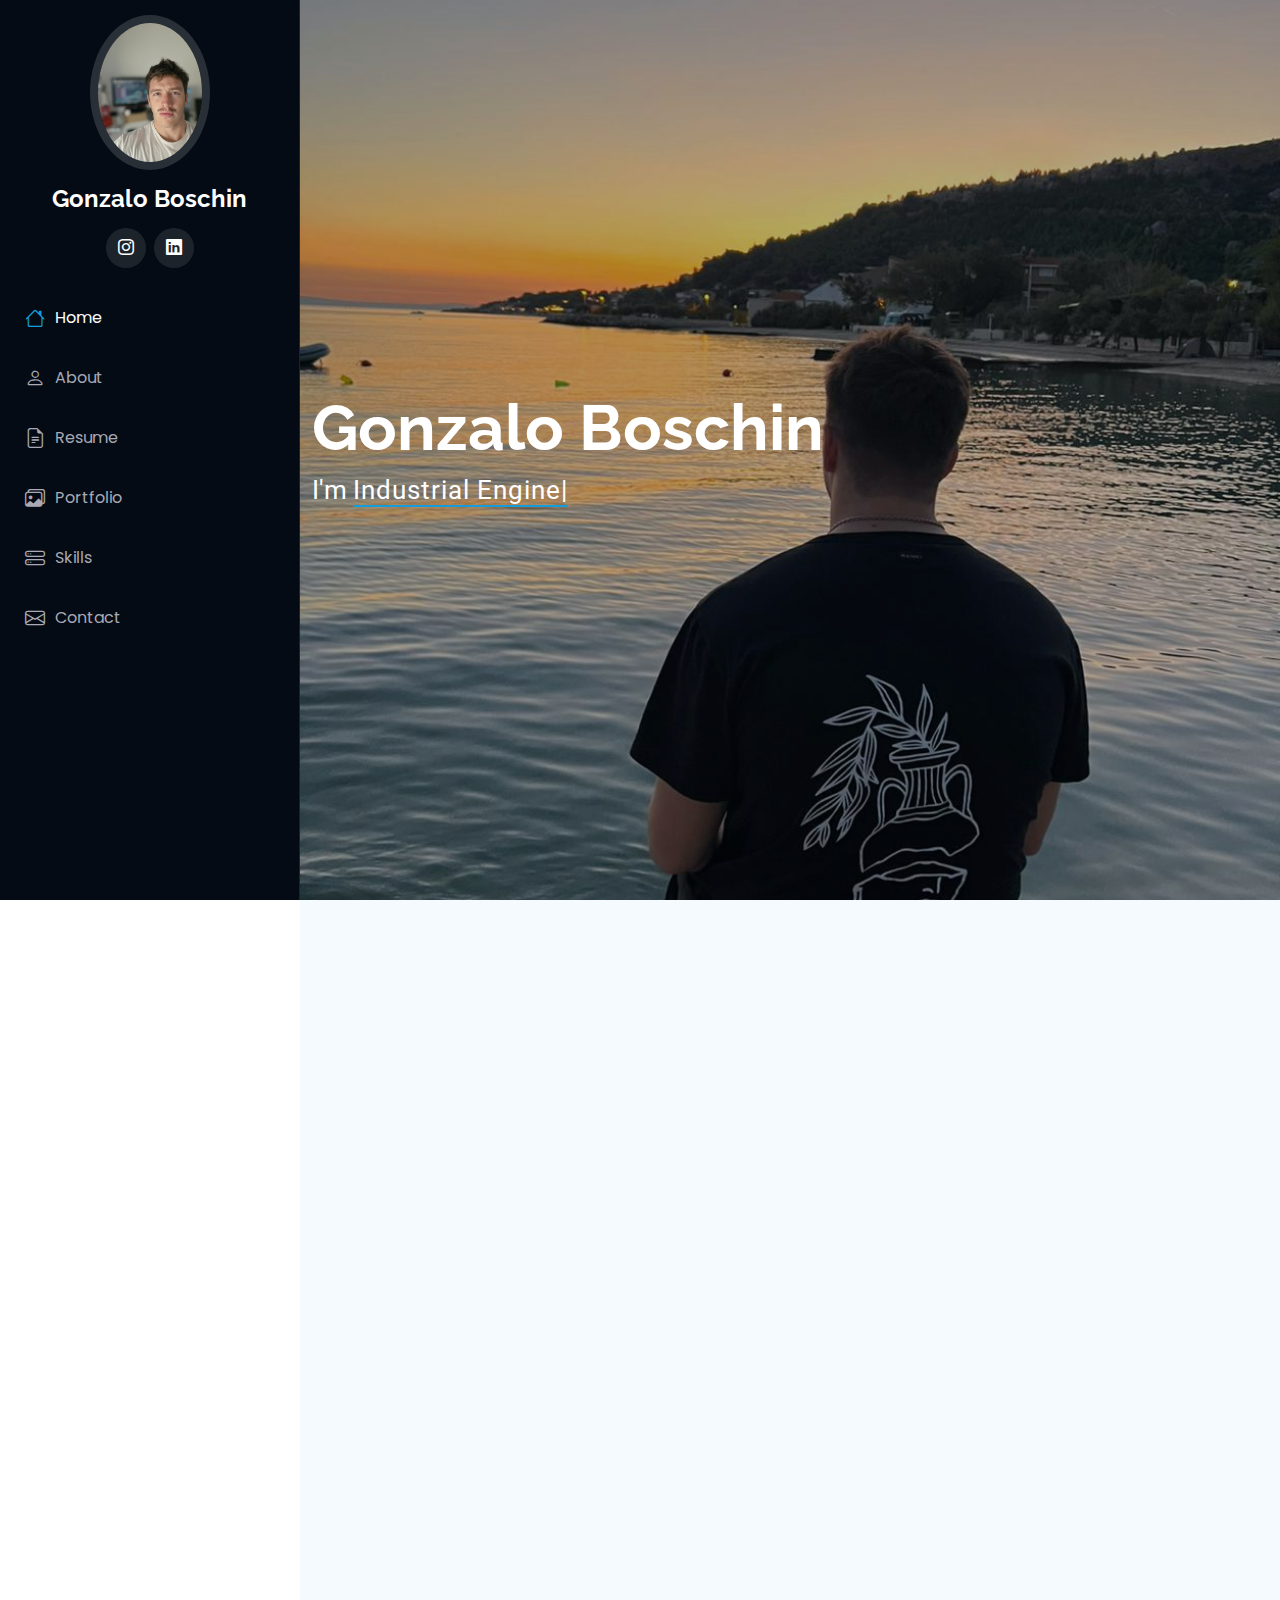
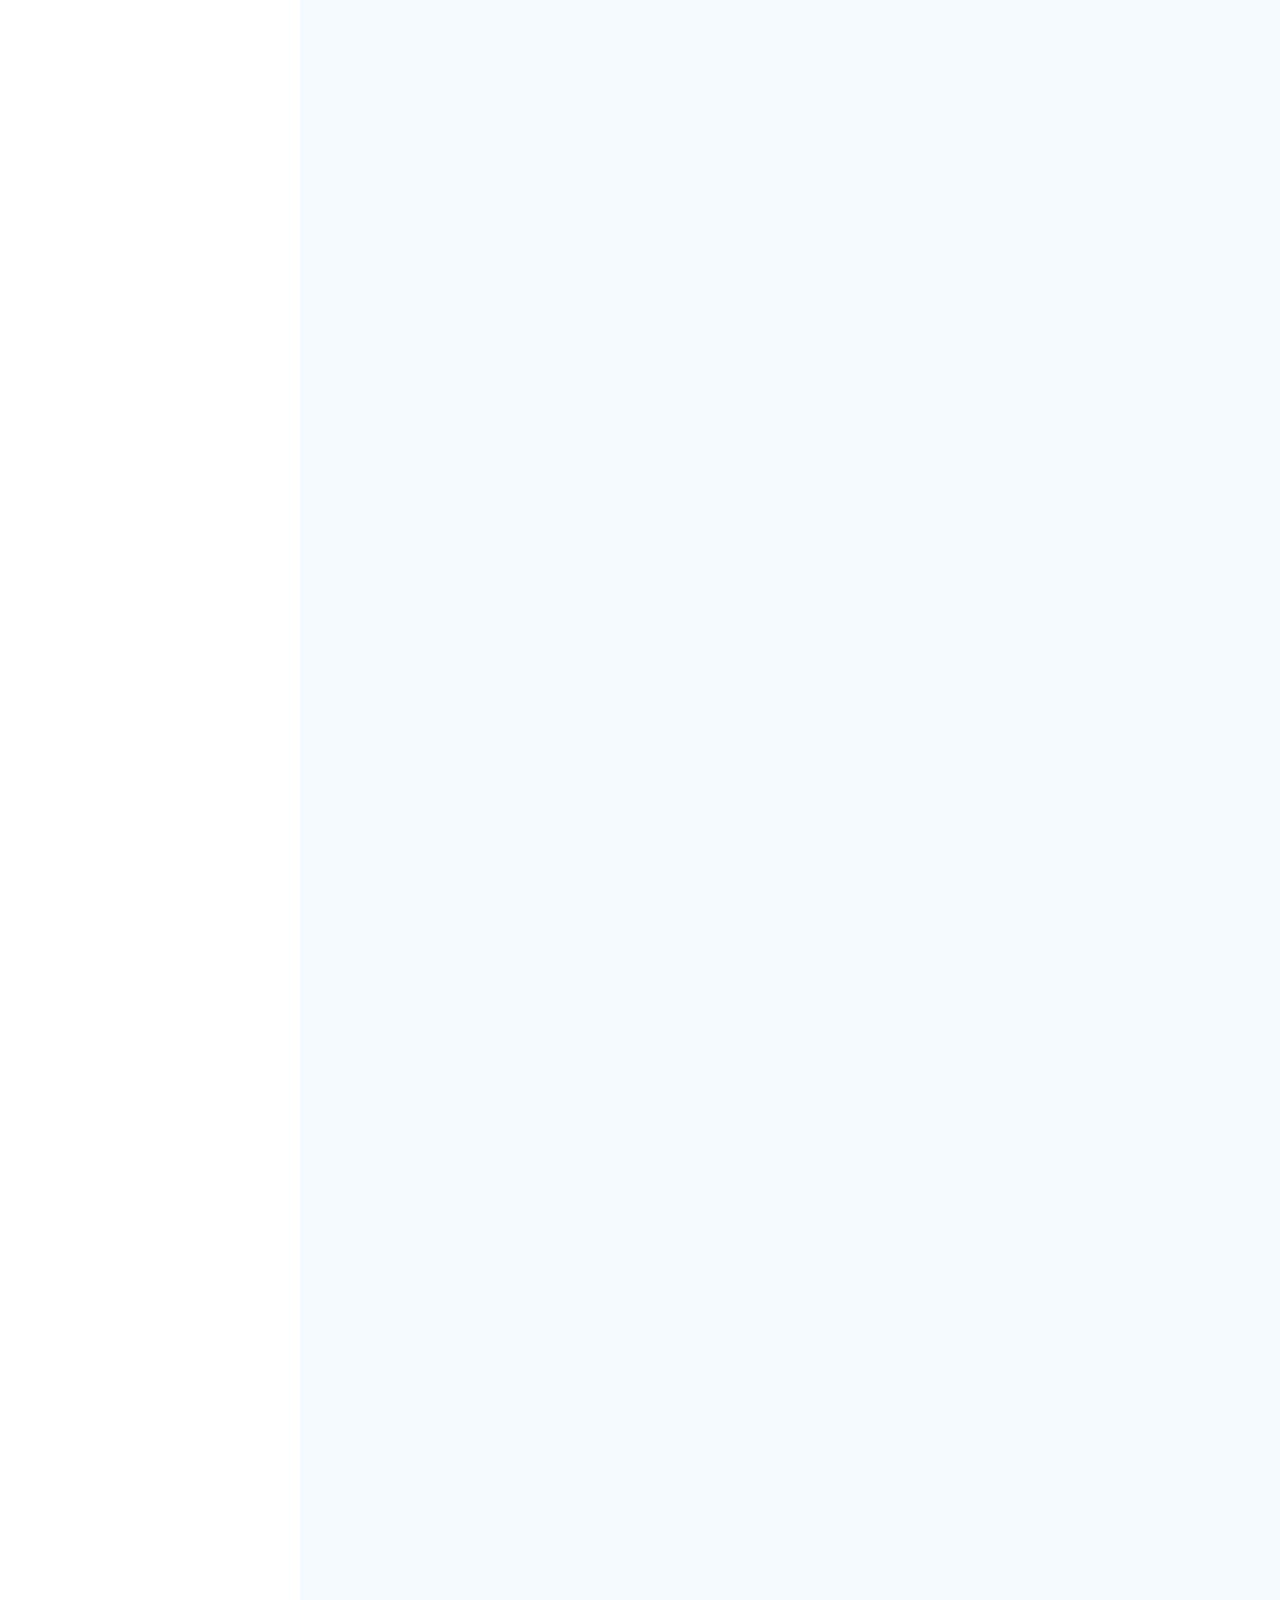
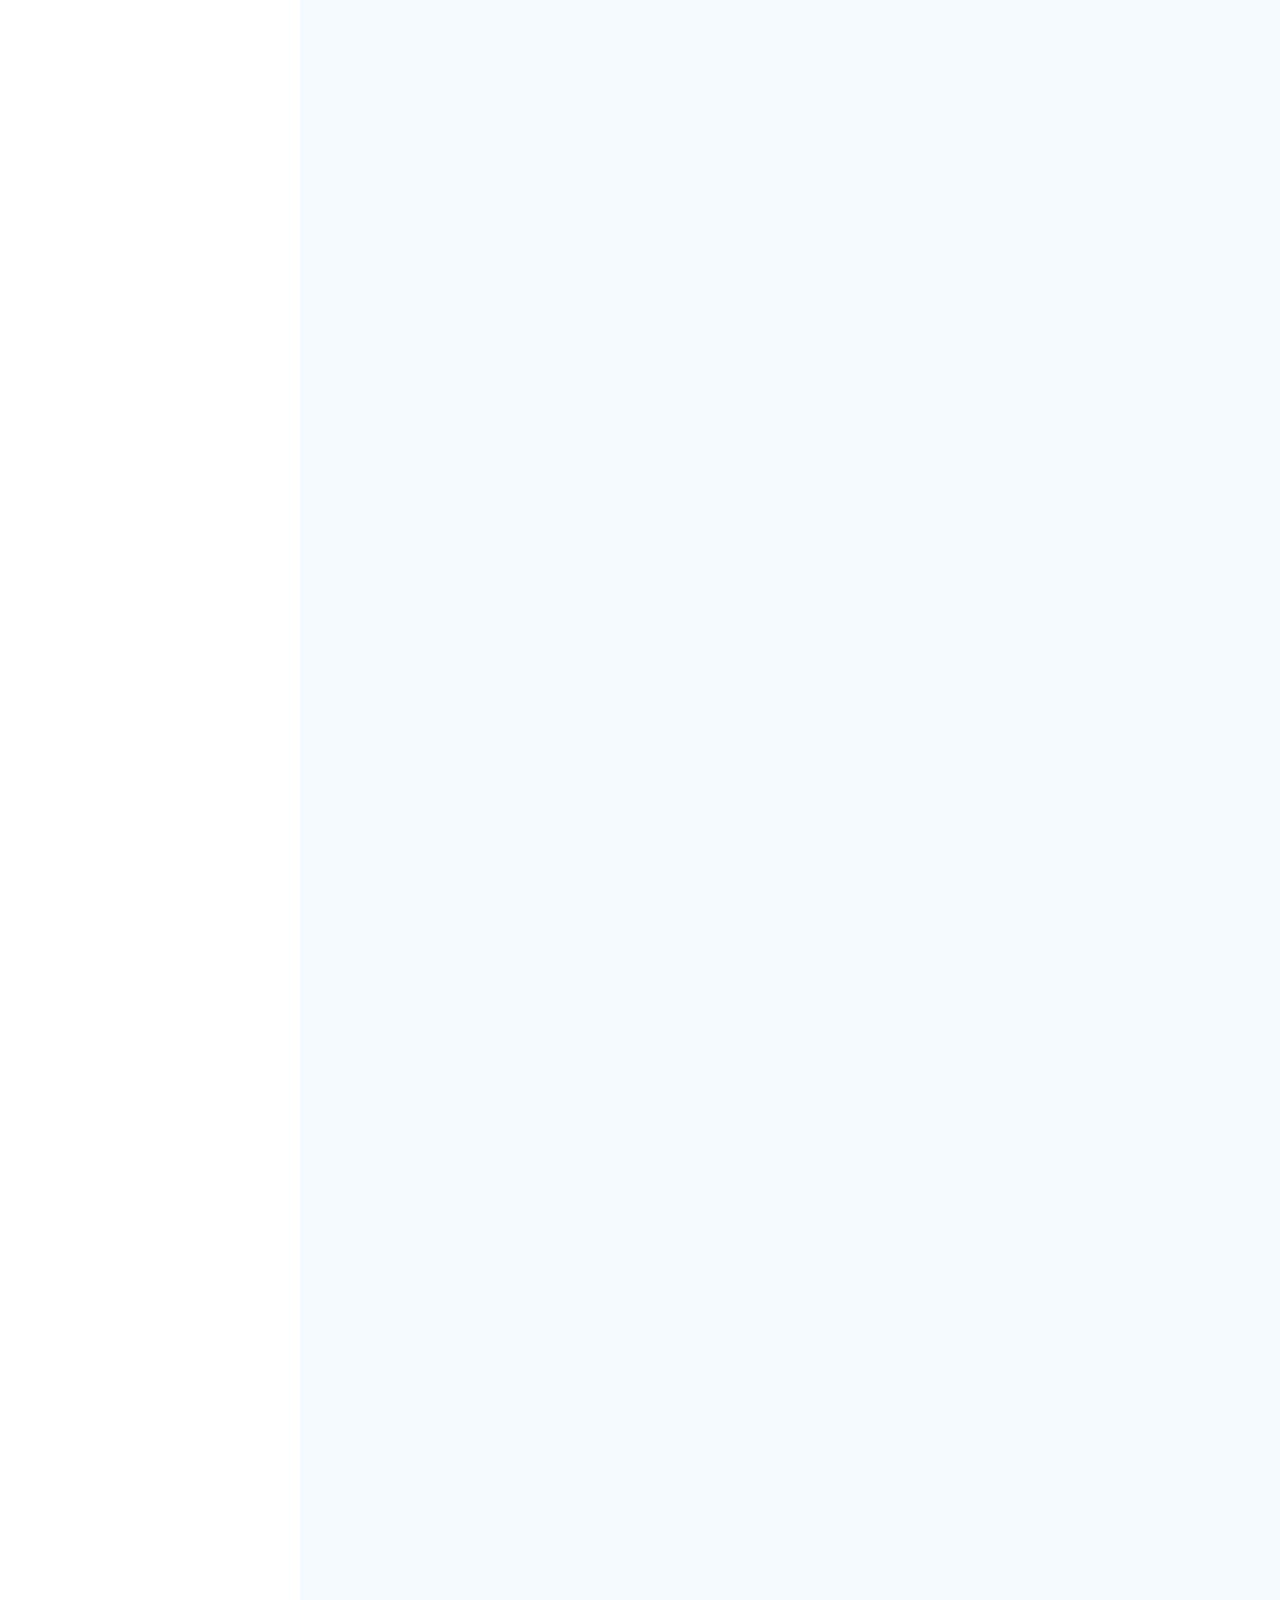
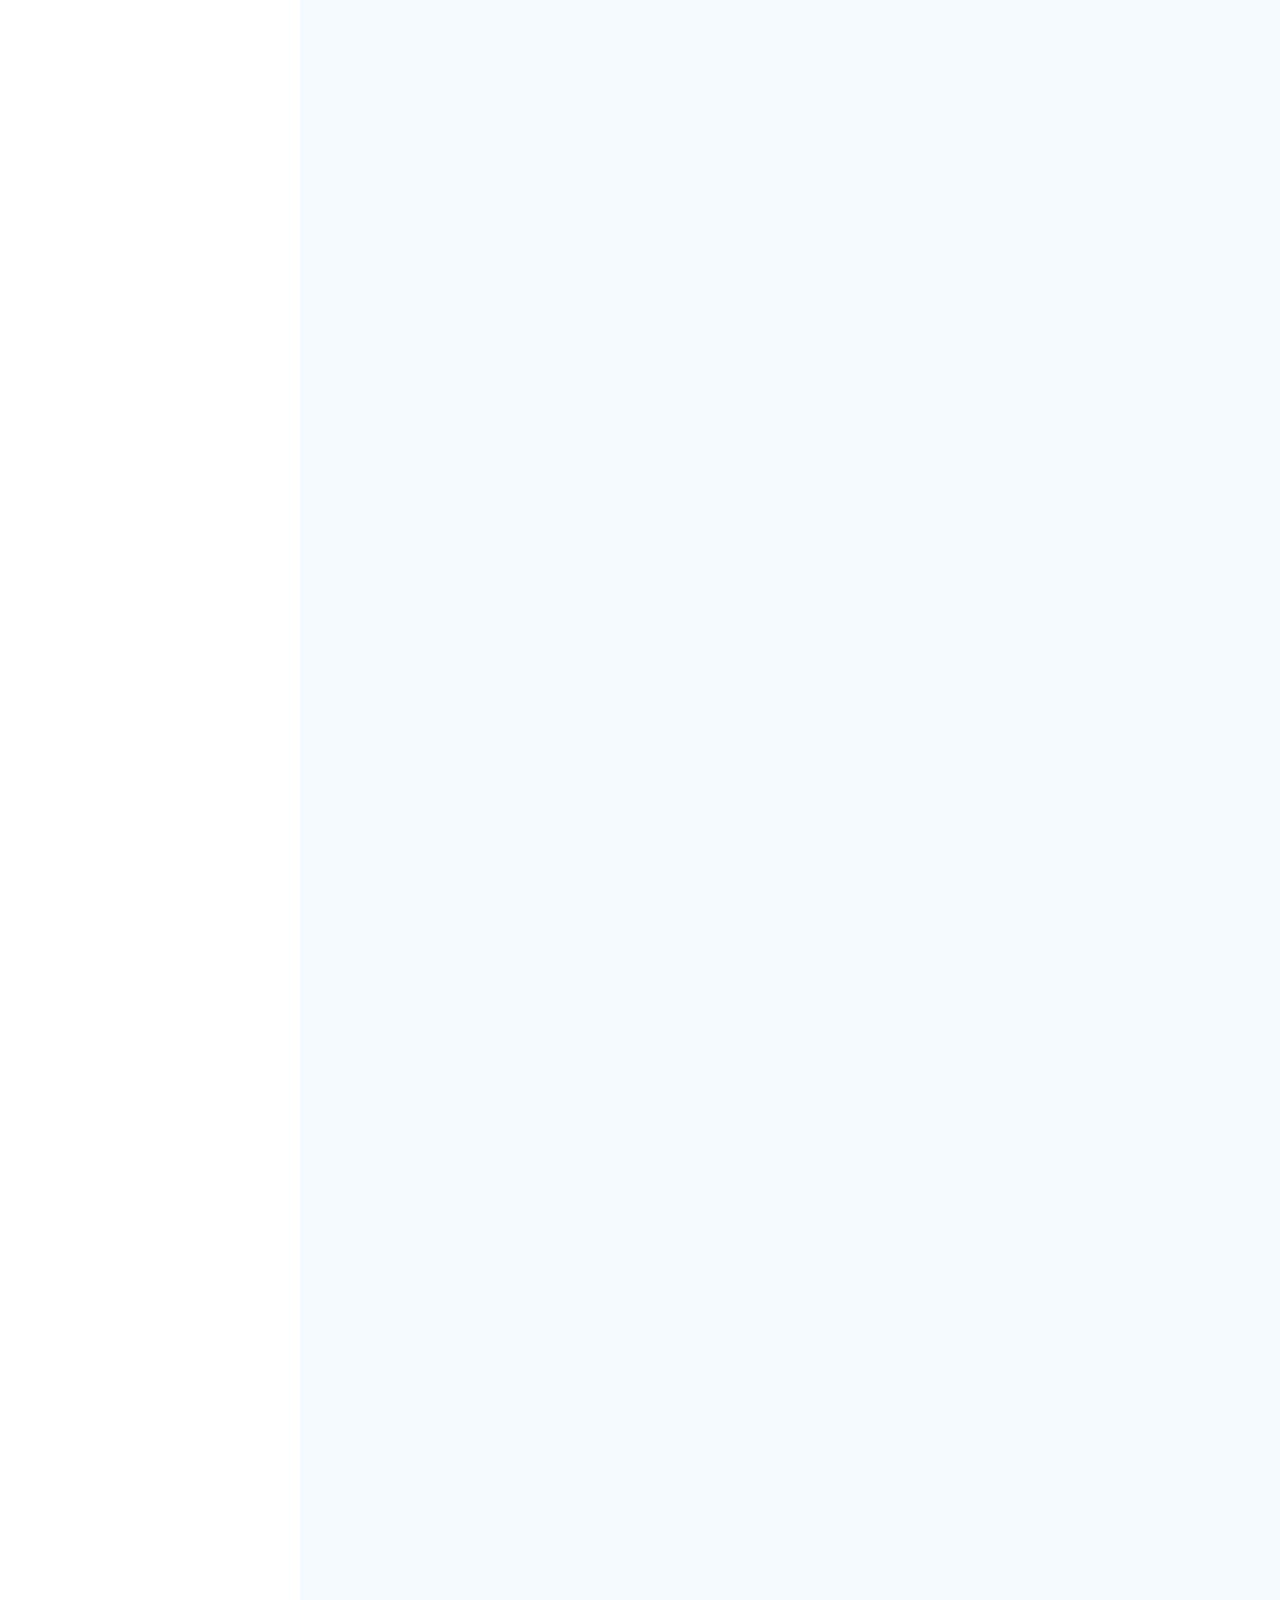
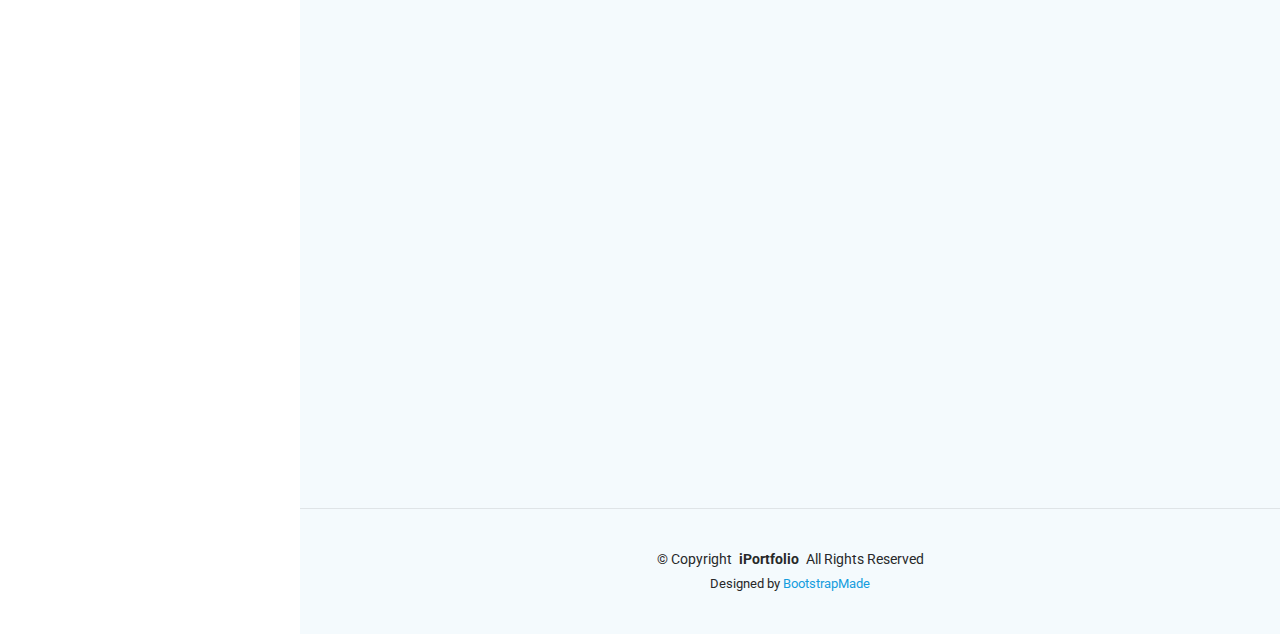
<file: index.html>
<!DOCTYPE html>
<html lang="en">

<head>
  <meta charset="utf-8">
  <meta content="width=device-width, initial-scale=1.0" name="viewport">
  <title>Gonzalo Boschin Garcia - Curriculum Vitae</title>
  <meta content="" name="description">
  <meta content="" name="keywords">

  <!-- Favicons -->
  <link href="assets/img/favicon.png" rel="icon">
  <link href="assets/img/apple-touch-icon.png" rel="apple-touch-icon">

  <!-- Fonts -->
  <link href="https://fonts.googleapis.com" rel="preconnect">
  <link href="https://fonts.gstatic.com" rel="preconnect" crossorigin>
  <link
    href="https://fonts.googleapis.com/css2?family=Roboto:ital,wght@0,100;0,300;0,400;0,500;0,700;0,900;1,100;1,300;1,400;1,500;1,700;1,900&family=Poppins:ital,wght@0,100;0,200;0,300;0,400;0,500;0,600;0,700;0,800;0,900;1,100;1,200;1,300;1,400;1,500;1,600;1,700;1,800;1,900&family=Raleway:ital,wght@0,100;0,200;0,300;0,400;0,500;0,600;0,700;0,800;0,900;1,100;1,200;1,300;1,400;1,500;1,600;1,700;1,800;1,900&display=swap"
    rel="stylesheet">

  <!-- Vendor CSS Files -->
  <link href="assets/vendor/bootstrap/css/bootstrap.min.css" rel="stylesheet">
  <link href="assets/vendor/bootstrap-icons/bootstrap-icons.css" rel="stylesheet">
  <link href="assets/vendor/aos/aos.css" rel="stylesheet">
  <link href="assets/vendor/glightbox/css/glightbox.min.css" rel="stylesheet">
  <link href="assets/vendor/swiper/swiper-bundle.min.css" rel="stylesheet">


  <!-- Main CSS File -->
  <link href="assets/css/main.css" rel="stylesheet">

  <!-- =======================================================
  * Template Name: iPortfolio
  * Template URL: https://bootstrapmade.com/iportfolio-bootstrap-portfolio-websites-template/
  * Updated: Jun 29 2024 with Bootstrap v5.3.3
  * Author: BootstrapMade.com
  * License: https://bootstrapmade.com/license/
  ======================================================== -->
</head>

<body class="index-page">

  <header id="header" class="header dark-background d-flex flex-column">
    <i class="header-toggle d-xl-none bi bi-list"></i>

    <div class="profile-img">
      <img src="assets/img/gb_profile.jpeg" alt="" class="img-fluid rounded-circle">
    </div>

    <a href="index.html" class="logo d-flex align-items-center justify-content-center">
      <!-- Uncomment the line below if you also wish to use an image logo -->
      <!-- <img src="assets/img/logo.png" alt=""> -->
      <h1 class="sitename">Gonzalo Boschin</h1>
    </a>

    <div class="social-links text-center">
      <a href="https://www.instagram.com/gonzaboschin" class="instagram"><i class="bi bi-instagram"></i></a>
      <a href="https://www.linkedin.com/in/gonzalo-boschin-a03379197/" class="linkedin"><i class="bi bi-linkedin"></i></a>
    </div>

    <nav id="navmenu" class="navmenu">
      <ul>
        <li><a href="#hero" class="active"><i class="bi bi-house navicon"></i>Home</a></li>
        <li><a href="#about"><i class="bi bi-person navicon"></i> About</a></li>
        <li><a href="#resume"><i class="bi bi-file-earmark-text navicon"></i> Resume</a></li>
        <li><a href="#portfolio"><i class="bi bi-images navicon"></i> Portfolio</a></li>
        <li><a href="#services"><i class="bi bi-hdd-stack navicon"></i> Skills</a></li>
        <li><a href="#contact"><i class="bi bi-envelope navicon"></i> Contact</a></li>
      </ul>
    </nav>

  </header>

  <main class="main">

    <!-- Hero Section -->
    <section id="hero" class="hero section dark-background">

      <img src="assets/img/gb-background.jpeg" alt="" data-aos="fade-in" class="">

      <div class="container" data-aos="fade-up" data-aos-delay="100">
        <h2>Gonzalo Boschin</h2>
        <p>I'm <span class="typed"
            data-typed-items="Industrial Engineer, Data Engineer, a Finance enthusiast , argentinian, passionate about sports"></span><span
            class="typed-cursor typed-cursor--blink" aria-hidden="true"></span><span
            class="typed-cursor typed-cursor--blink" aria-hidden="true"></span></p>
      </div>

    </section><!-- /Hero Section -->

    <!-- About Section -->
    <section id="about" class="light-background">

      <!-- Section Title -->
      <div class="container section-title" data-aos="fade-up">
        <h2>About</h2>
        <p>

          My name is Gonzalo Boschin, and I am an Industrial Engineer with a strong academic and practical 
          background in data technology. I have three years of experience as a Data Engineer, working with 
          key big data processing tools and contributing to projects in the telecommunications and oil & 
          gas industries. Throughout my career, I have focused on optimizing data pipelines, improving data 
          quality, and leveraging cloud technologies to drive efficiency and insights.

          I am deeply committed to continuous learning and professional growth, constantly expanding my
          knowledge through certifications and specialized training. I hold multiple certifications, 
          including Microsoft Azure Fundamentals (AZ-900), Azure Data Fundamentals (DP-900), and 
          Azure AI Fundamentals (AI-900), as well as diplomas in Machine Learning with Python and 
          Blockchain & Digital Finance.

          Beyond my technical expertise, I have a strong passion for finance and economics, fields in which 
          I engage in daily self-study to deepen my understanding of markets, investment strategies, 
          and economic trends. My multidisciplinary approach allows me to connect technology with financial 
          insights, driving innovative solutions in data-driven decision-making.
        </p>
      </div><!-- End Section Title -->

      <div class="container" data-aos="fade-up" data-aos-delay="100">

        <div class="row gy-4 justify-content-center">
          <div class="col-lg-4">
            <img src="assets/img/gb_profile.jpeg" class="img-fluid" alt="">
          </div>
          <div class="col-lg-8 content">
            <h2>Personal Details</h2>
            <p class="fst-italic py-3">
              Industrial Engineer, Machine Learning and Big Data Engineer.
            </p>
            <div class="row">
              <div class="col-lg-6">
                <ul>
                  <li data-aos="fade-up" data-aos-delay="100"><i class="bi bi-chevron-right"></i>
                    <strong>Birthday:</strong> <span>02 Oct 1996</span>
                  </li>
                  <li data-aos="fade-up" data-aos-delay="130"><i class="bi bi-chevron-right"></i>
                    <strong>Website:</strong> <span>Gonzaloboschin</span>
                  </li>
                  <li data-aos="fade-up" data-aos-delay="160"><i class="bi bi-chevron-right"></i>
                    <strong>Phone:</strong> <span>+54 260 15 4593795</span>
                  </li>
                  <li data-aos="fade-up" data-aos-delay="190"><i class="bi bi-chevron-right"></i> <strong>City:</strong>
                    <span>Mendoza, Argentina</span>
                  </li>
                </ul>
              </div>
              <div class="col-lg-6">
                <ul>
                  <li data-aos="fade-up" data-aos-delay="100"><i class="bi bi-chevron-right"></i> <strong>Age:</strong>
                    <span>28</span>
                  </li>
                  <li data-aos="fade-up" data-aos-delay="130"><i class="bi bi-chevron-right"></i> <strong>Max
                      Degree:</strong> <span>Engineer</span></li>
                  <li data-aos="fade-up" data-aos-delay="160"><i class="bi bi-chevron-right"></i>
                    <strong>Email:</strong>
                    <span>boschingon@gmail.com</span>
                  </li>
                  <li data-aos="fade-up" data-aos-delay="190"><i class="bi bi-chevron-right"></i>
                    <strong>Nationality:</strong> <span>Argentine
                      </span>
                  </li>
                </ul>
              </div>
            </div>

          </div>
        </div>

      </div>

    </section><!-- /About Section -->


    <!-- Resume Section -->
    <section id="resume" class="resume section light-background">

      <!-- Section Title -->
      <div class="container section-title" data-aos="fade-up">
        <h2>Resume</h2>
      </div><!-- End Section Title -->

      <div class="container">
        <div class="row">

          <!-- Education Section -->
          <div class="col-lg-6" data-aos="fade-up" data-aos-delay="100">
            <div class="text-center">
              <h3 class="resume-title">Education</h3>
            </div>

            <div class="main-timeline">
              <div class="timeline" data-aos="fade-up" data-aos-delay="200">
                <div class="timeline-content">
                  <a href="https://www.frsr.utn.edu.ar/ingenieria-industrial/" target="_blank"
                    class="circle">
                    <img src="assets/img/resume_img/utn_1.jpg" class="img">
                  </a>

                  <div class="content">
                    <span class="year">2016 - 2024</span>
                    <h4 class="title h4">Industrial Engineering</h4>
                    <p class="description">
                      <strong>Institution:</strong> Universidad Tecnologica Nacional, San Rafael, Mendoza, Argentina.
                    <ul class="description">
                      <li>Completed four years of Civil Engineering before transitioning to Industrial Engineering.</li>
                      <li>Graduated with a GPA of 7.72/10.</li>
                      <li>Hands-on experience with data-driven decision-making, business intelligence, and automation in industrial processes.</li>
                      <li>Final project: Pre-feasibility study for an aluminum window and door manufacturing plant in the region.</li>
                    </ul>
                    </p>
                  </div>
                </div>
              </div>
              <div class="timeline" data-aos="fade-up" data-aos-delay="200">
                <div class="timeline-content">
                  <a href="https://www.frsr.utn.edu.ar/python/" target="_blank" class="circle">
                    <img src="assets/img/resume_img/utn_1.jpg" class="img">
                  </a>
                  <div class="content">
                    <span class="year">2023 - 2024</span>
                    <h4 class="title h4">Diploma in Machine Learning with Python</h4>
                    <p class="description">
                      <strong>Institution:</strong> Universidad Tecnologica Nacional, San Rafael, Mendoza, Argentina.
                    <ul class="description">
                      <li>Comprehensive training in supervised and unsupervised learning, data preprocessing, and model evaluation.</li>
                      <li>Practical applications in predictive analytics, classification, and clustering techniques.</li>
                    </ul>
                    </p>
                  </div>
                </div>
              </div>
              <div class="timeline" data-aos="fade-up" data-aos-delay="200">
                <div class="timeline-content">
                  <a href="https://sceu.frba.utn.edu.ar/e-learning/detalle/diplomatura/3346/diplomatura-en-blockchain-y-finanzas-digitales" target="_blank" class="circle">
                    <img src="assets/img/resume_img/utn_1.jpg" class="img">
                  </a>
                  <div class="content">
                    <span class="year">2023 - 2024</span>
                    <h4 class="title h4">Diploma in Blockchain and DeFi</h4>
                    <p class="description">
                      <strong>Institution:</strong> Universidad Tecnologica Nacional, E-Learning Buenos Aires.
                    <ul class="description">
                      <li>Blockchain Fundamentals & Smart Contracts, principles of distributed ledgers, consensus mechanisms, and smart contract development.</li>
                      <li>Decentralized Finance (DeFi) & Cryptoeconomics, Lending, staking, liquidity pools, and tokenomics in decentralized markets.</li>
                      <li>Smart Contract Development, Programming in Solidity for Ethereum and Chaincode for Hyperledger Fabric (HLF), with hands-on deployment and testing.</li>
                    </ul>
                    </p>
                  </div>
                </div>
              </div>
              <div class="timeline" data-aos="fade-up" data-aos-delay="200">
                <div class="timeline-content">
                  <a href="assets/img/resume_img/proyecto.jpg"
                    title="Teamwork in action: Collaborating on the design, coding, calculations, and construction of a pill-packaging machine during high school. The project showcases our dedication to engineering from concept to near completion.""
                  data-gallery=" portfolio-gallery-app" class="glightbox preview-link">
                    <div class="circle">
                      <img src="assets/img/resume_img/escuela.jpeg" class="img">
                    </div>
                  </a>

                  <div class="content">
                    <span class="year">Agricultural Technical High School</span>
                    <h4 class="title h4">2009 - 2015</h4>
                    <p class="description">
                      Six-year program with training in:

                    <ul class="description">
                      <li>Irrigation techniques</li>
                      <li>Agricultural machinery maintenanc</li>
                      <li>Crop protection</li>
                      <li>Agrochemicals </li>
                      <li>Thinning methods</li>
                    </ul>
                    </p>
                  </div>
                </div>
              </div>

            </div>
          </div>

          <!-- Professional Experience Section -->
          <div class="col-lg-6" data-aos="fade-up" data-aos-delay="200">
            <div class="text-center">
              <h3 class="resume-title">Professional Experience</h3>
            </div>

            <div class="main-timeline">
              <div class="timeline" data-aos="fade-up" data-aos-delay="200">
                <div class="timeline-content">
                  <a href="https://www.telefonica.com.ar/" target="_blank" class="circle">
                    <img src="assets/img/resume_img/telefonica.png" class="img">
                  </a>
                  <div class="content">
                    <span class="year">2023 - Present</span>
                    <h4 class="title h4">Big Data Engineer SSr.</h4>
                    <p class="description">
                      <strong>Organization:</strong> Telefonica SA (Argentina).
                    <ul class="description">
                      <li>Provided support and maintenance for data pipelines and ingestion processes in a production Hadoop cluster.</li>
                      <li>Monitored and optimized data ingestion workflows to ensure reliability and performance.</li>
                      <li>Developed Bash scripts for automation and system monitoring in a Linux environment.</li>
                      <li>Utilized SQL for troubleshooting and enhancing data transformations and queries.</li>
                    </ul>
                    </p>
                  </div>
                </div>
              </div>
              <div class="timeline" data-aos="fade-up" data-aos-delay="200">
                <div class="timeline-content">
                  <div class="circle"><img src="assets/img/resume_img/ntt.png" class="img"></div>
                  <div class="content">
                    <span class="year">2022 - 2023</span>
                    <h4 class="title h4">Data Engineer Jr.</h4>
                    <p class="description">
                      <strong>Organization:</strong> NTT Data, Buenos Aires, Argentina.
                    <ul class="description">
                      <li>Developed and maintained ETL pipelines using Python and SQL to handle large-scale data processing.</li>
                      <li>Worked with Cloudera for managing and optimizing distributed data storage and processing.</li>
                      <li>Applied Scrum methodologies, collaborating with cross-functional teams to deliver high-quality data solutions.</li>
                    </ul>
                    </p>
                  </div>
                </div>
              </div>
              <div class="timeline" data-aos="fade-up" data-aos-delay="200">
                <div class="timeline-content">
                  <a href="https://www.argentina.gob.ar/inti"
                    target="_blank" class="circle">
                    <img src="assets/img/resume_img/INTI.png" class="img">
                  </a>
                  <div class="content">
                    <span class="year">2022 - 2023</span>
                    <h4 class="title h4">Tutor</h4>
                    <p class="description">
                      <strong>Organization:</strong> Instituto Nacional de Tecnologia Argentina
                    <ul class="description">
                      <li>Provided technical and academic support for a large-scale programming course, assisting over 550 students in an online learning environment.</li>
                      <li>Managed platform support, troubleshooting access and system-related issues.</li>
                      <li>Automated attendance tracking, participation monitoring, and assignment submissions using Python and Excel, improving efficiency and reporting accuracy.</li>
                    </ul>
                    </p>
                  </div>
                </div>
              </div>
            </div>
          </div>

        </div>


      </div>

    </section><!-- /Resume Section -->


    <!-- Services Section -->
    <section id="services" class="services section light-background">

      <!-- Section Title -->
      <div class="container section-title" data-aos="fade-up">
        <h2>Skills</h2>
      </div><!-- End Section Title -->

      <div class="container">

        <div class="row gy-4">

          <div class="col-lg-4 col-md-6 service-item d-flex" data-aos="fade-up" data-aos-delay="100">
            <div class="icon flex-shrink-0"><i class="bi bi-chat"></i></div>
            <div>
              <h4 class="title"><a class="stretched-link">Languages</a></h4>
              <p class="description">
                English: B2/C1 Level<br>
                Spanish: Native
              </p>
            </div>
          </div>

          <!-- End Service Item -->

          <div class="col-lg-4 col-md-6 service-item d-flex" data-aos="fade-up" data-aos-delay="100">
            <div class="icon flex-shrink-0"><i class="bi bi-terminal"></i></div>
            <div>
              <h4 class="title"><a class="stretched-link">Programming</a></h4>
              <p class="description">
                <strong>Python (Advanced)</strong>
                <br>
                <strong>SQL (Advanced)</strong>
                <br>
                <strong>bash scripting (Intermediate)</strong>
                <br>
                <strong>Excel (Intermediate)</strong>
                <br>
                <strong>PowerBi (Basic)</strong>
                <br>
                <strong>Spark (Intermediate)</strong>
                <br>
              </p>
            </div>
          </div>

          <div class="col-lg-4 col-md-6 service-item d-flex" data-aos="fade-up" data-aos-delay="300">
            <div class="icon flex-shrink-0"><i class="bi bi-graph-up"></i></div>
            <div>
              <h4 class="title"><a class="stretched-link">Quantitative Skills</a></h4>
              <p class="description">Strong background in Statics, Data analytics, Data Engineering and Finance 
              </p>
            </div>
          </div><!-- End Service Item -->


        </div>

      </div>

    </section><!-- /Services Section -->

    <!-- Portfolio Section -->
    <section id="portfolio" class="portfolio section light-background">

      <!-- Section Title -->
      <div class="container section-title" data-aos="fade-up">
        <h2>Portfolio</h2>

        <p>A journey through my achievements and passions. From academic and sports 
          milestones to unforgettable moments, each image and publication reflects 
          my growth, dedication, and curiosity. More than just a professional path, 
          its a story of learning and perseverance.</p>
      </div><!-- End Section Title -->



      <div class="container">

        <div class="isotope-layout" data-default-filter="*" data-layout="masonry" data-sort="original-order">

          <ul class="portfolio-filters isotope-filters" data-aos="fade-up" data-aos-delay="100">
            <li data-filter="*" class="filter-active">All</li>
            <li data-filter=".filter-app">Photos</li>
            <li data-filter=".filter-product">Publications</li>
          </ul><!-- End Portfolio Filters -->

          <div class="row gy-4 isotope-container" data-aos="fade-up" data-aos-delay="200">

            <div class="col-lg-4 col-md-6 portfolio-item isotope-item filter-app">
              <div class="portfolio-content h-100">
                <img src="assets/img/portfolio/rugby_2.jpg" class="img-fluid" alt="">
                <div class="portfolio-info">
                  <h4>Photo 1</h4>
                  <p>after winning a rugby game with my family</p>
                  <!-- Enlace de vista previa -->
                  <a href="assets/img/portfolio/Rugby_3.jpg"
                    title="Big rugby family"
                    data-gallery="portfolio-gallery-app" class="glightbox preview-link">
                    <i class="bi bi-zoom-in"></i>
                  </a>
                </div>
              </div>
            </div><!-- End Portfolio Item -->

            <div class="col-lg-4 col-md-6 portfolio-item isotope-item filter-product">
              <div class="portfolio-content h-100">
                <img src="assets/Documents/Portada Proyecto final Aberturas de aluminio.png" class="img-fluid" alt="">
                <div class="portfolio-info">
                  <h4> </h4>
                  <p>Final project of industrial engineering</p>
                  <a href="assets/img/portfolio/gb_proyecto_final_aluminio.png" title="Pre-feasibility study of an aluminum joinery factory."
                    data-gallery="portfolio-gallery-product" class="glightbox preview-link"><i
                      class="bi bi-zoom-in"></i></a>
                  <!-- Enlace de descarga -->
                  <a href="assets/Documents/Proyecto Final - Aberturas de aluminio.pdf" download title="Download File" class="download-link mx-2">
                    <i class="bi bi-download fs-3"></i>
                  </a>
                </div>
              </div>
            </div><!-- End Portfolio Item -->

            <div class="col-lg-4 col-md-6 portfolio-item isotope-item filter-app">
              <div class="portfolio-content h-100">
                <img src="assets/img/portfolio/rugby-tafi-1.jpeg" class="img-fluid" alt="">
                <div class="portfolio-info">
                  <h4>Photo 2</h4>
                  <p>seven-a-side tournament with an invitational team</p>
                  <a href="assets/img/portfolio/rugby-tafi-2.jpeg" title="Played in the beautiful Tafi del Valle mountain"
                    data-gallery="portfolio-gallery-app" class="glightbox preview-link"><i
                      class="bi bi-zoom-in"></i></a>
                  <!-- <a href="portfolio-details.html?slideIndex=1" title="More Details" class="details-link"><i class="bi bi-link-45deg"></i></a> -->
                </div>
              </div>
            </div><!-- End Portfolio Item -->

            <div class="col-lg-4 col-md-6 portfolio-item isotope-item filter-product">
              <div class="portfolio-content h-100">
                <img src="assets/img/portfolio/blockgroup-0.png" class="img-fluid" alt="">
                <div class="portfolio-info">
                  <h4>Blockchain project</h4>
                  <p>Agricultural tokenization project in argentina</p>
                  <a href="assets/img/portfolio/Modelo de Negocio canvas AGROBOCK.pdf"
                    title="OnePage for business model for the Solidity project"
                    data-gallery="portfolio-gallery-product" class="glightbox preview-link"><i
                      class="bi bi-zoom-in"></i></a>
                  <!-- Enlace de descarga -->
                  <a href="assets/Documents/Presentacion Idea.pdf" download title="Download File"
                    class="download-link mx-2">
                    <i class="bi bi-download fs-3"></i>
                  </a>
                </div>
              </div>
            </div><!-- End Portfolio Item -->

            <div class="col-lg-4 col-md-6 portfolio-item isotope-item filter-app">
              <div class="portfolio-content h-100">
                <img src="assets/img/portfolio/saint etienne.jpeg" class="img-fluid" alt="">
                <div class="portfolio-info">
                  <h4>Photo 4</h4>
                  <p>Running on the beautiful mountain of Saint Etienne, France</p>
                  <a href="assets/img/portfolio/saint etienne 1.jpeg"
                    title="hydrating with my friend"
                    data-gallery="portfolio-gallery-app" class="glightbox preview-link"><i
                      class="bi bi-zoom-in"></i></a>
                  <!-- <a href="portfolio-details.html?slideIndex=2" title="More Details" class="details-link"><i class="bi bi-link-45deg"></i></a> -->
                </div>
              </div>
            </div><!-- End Portfolio Item -->

            <div class="col-lg-4 col-md-6 portfolio-item isotope-item filter-app">
              <div class="portfolio-content h-100">
                <img src="assets/img/portfolio/DP900_0.png" class="img-fluid" alt="">
                <div class="portfolio-info">
                  <h4>Photo 3</h4>
                  <p>Azure Data Fundamentals certificate</p>
                    <a href="https://learn.microsoft.com/api/credentials/share/es-es/GonzaloBoschinGarcia-0960/68C80E9DE78A0F98?sharingId=D0F6E39E0BE90DEB" 
                      target="_blank" title="Read more">Read more</a>
                  <a href="assets/img/portfolio/DP900_1.png"
                    title="I used it to demonstrate basic concepts of Microsoft Azure data and related data services."
                    data-gallery="portfolio-gallery-app" class="glightbox preview-link"><i
                      class="bi bi-zoom-in"></i></a>
                  <!-- <a href="portfolio-details.html?slideIndex=3" title="More Details" class="details-link"><i
                      class="bi bi-link-45deg"></i></a> -->
                </div>
              </div>
            </div><!-- End Portfolio Item -->

            <div class="col-lg-4 col-md-6 portfolio-item isotope-item filter-app">
              <div class="portfolio-content h-100">
                <img src="assets/img/portfolio/AZ900_0.png" class="img-fluid" alt="">
                <div class="portfolio-info">
                  <h4>Photo 3</h4>
                  <p>Azure Fundamentals certificate</p>
                    <a href="https://learn.microsoft.com/api/credentials/share/es-es/GonzaloBoschinGarcia-0960/6B4CB9A02F9FB589?sharingId=D0F6E39E0BE90DEB" 
                      target="_blank" title="Read more">Read more</a>
                  <a href="assets/img/portfolio/AZ900_1.png"
                    title="Microsoft certification that provided me with a solid foundation in cloud computing, covering core Azure services, networking, security, storage, pricing, and cloud governance"
                    data-gallery="portfolio-gallery-app" class="glightbox preview-link"><i
                      class="bi bi-zoom-in"></i></a>
                  <!-- <a href="portfolio-details.html?slideIndex=3" title="More Details" class="details-link"><i
                      class="bi bi-link-45deg"></i></a> -->
                </div>
              </div>
            </div><!-- End Portfolio Item -->

            <div class="col-lg-4 col-md-6 portfolio-item isotope-item filter-app">
              <div class="portfolio-content h-100">
                <img src="assets/img/portfolio/AI900_0.png" class="img-fluid" alt="">
                <div class="portfolio-info">
                  <h4>Photo 3</h4>
                  <p>Azure AI Fundamentals certificate</p>
                    <a href="https://learn.microsoft.com/api/credentials/share/es-es/GonzaloBoschinGarcia-0960/F5A6720FC54E0E6A?sharingId=D0F6E39E0BE90DEB" 
                      target="_blank" title="Read more">Read more</a>
                  <a href="assets/img/portfolio/AI900_1.png"
                    title="Microsoft certification that introduced me to AI fundamentals, covering machine learning, computer vision, natural language processing, and Azure AI services."
                    data-gallery="portfolio-gallery-app" class="glightbox preview-link"><i
                      class="bi bi-zoom-in"></i></a>
                  <!-- <a href="portfolio-details.html?slideIndex=3" title="More Details" class="details-link"><i
                      class="bi bi-link-45deg"></i></a> -->
                </div>
              </div>
            </div><!-- End Portfolio Item -->

            <div class="col-lg-4 col-md-6 portfolio-item isotope-item filter-product">
              <div class="portfolio-content h-100">
                <img src="assets/img/portfolio/cv_presentacion.png" class="img-fluid" alt="">
                <div class="portfolio-info">
                  <h4>CV</h4>
                  <p>CV</p>
                  <!-- Enlace de descarga -->
                  <a href="assets/Documents/cv_gonzalo_boschin_english.pdf" download title="Download File"
                    class="download-link mx-2">
                    <i class="bi bi-download fs-3"></i>
                  </a>
                </div>
              </div>
            </div><!-- End Portfolio Item -->

            <div class="col-lg-4 col-md-6 portfolio-item isotope-item filter-app">
              <div class="portfolio-content h-100">
                <img src="assets/img/portfolio/seven-0.jpeg" class="img-fluid" alt="">
                <div class="portfolio-info">
                  <h4>Photo 3</h4>
                  <p>call to the regional rugby sevens team</p>
                    <a href="https://mediamendoza.com/rugby/140604-fausto-fortunato-y-gonzalo-boschin-a-la-seleccion-de-mendoza" 
                      target="_blank" title="Read more">Read more</a>
                  <a href="assets/img/portfolio/seven-0.jpeg"
                    title="after years of effort and hard training, I managed to participate in the argentine rugby sevens tournament, finishing fourth in the country.."
                    data-gallery="portfolio-gallery-app" class="glightbox preview-link"><i
                      class="bi bi-zoom-in"></i></a>
                  <!-- <a href="portfolio-details.html?slideIndex=3" title="More Details" class="details-link"><i
                      class="bi bi-link-45deg"></i></a> -->
                </div>
              </div>
            </div><!-- End Portfolio Item -->



            <div class="col-lg-4 col-md-6 portfolio-item isotope-item filter-app">
              <div class="portfolio-content h-100">
                <img src="assets/img/portfolio/more_0.jpeg" class="img-fluid" alt="">
                <div class="portfolio-info">
                  <h4>Photo 5</h4>
                  <p>Ready for the daily meeting with my partner</p>
                  <a href="assets/img/portfolio/more_1.jpeg" title="did not like the backlog."
                    data-gallery="portfolio-gallery-app" class="glightbox preview-link"><i
                      class="bi bi-zoom-in"></i></a>
                  <!-- <a href="portfolio-details.html?slideIndex=2" title="More Details" class="details-link"><i class="bi bi-link-45deg"></i></a> -->
                </div>
              </div>
            </div><!-- End Portfolio Item -->

            <div class="col-lg-4 col-md-6 portfolio-item isotope-item filter-app">
              <div class="portfolio-content h-100">
                <img src="assets/img/portfolio/finance control 0.png" class="img-fluid" alt="">
                <div class="portfolio-info">
                  <h4>Photo 3</h4>
                  <p>Freelance Finance projects</p>
                    <a href="https://docs.google.com/spreadsheets/d/1oCJAFRr_lRfNjSn4G93pVqZfU_Sn7CRcS1VVt8qA1y0/edit?usp=sharing" 
                      target="_blank" title="Read more">Read more</a>
                  <a href="assets/img/portfolio/finance control.png"
                    title="Part of my experience in self-training in investments and finance. In this case, running an aggressive investment portfolio."
                    data-gallery="portfolio-gallery-app" class="glightbox preview-link"><i
                      class="bi bi-zoom-in"></i></a>
                  <!-- <a href="portfolio-details.html?slideIndex=3" title="More Details" class="details-link"><i
                      class="bi bi-link-45deg"></i></a> -->
                </div>
              </div>
            </div><!-- End Portfolio Item -->


            <div class="col-lg-4 col-md-6 portfolio-item isotope-item filter-app">
              <div class="portfolio-content h-100">
                <img src="assets/img/portfolio/gb-valle-hermoso-0.png" class="img-fluid" alt="">
                <div class="portfolio-info">
                  <h4>Photo 6</h4>
                  <p>Camp in Valle Hermoso</p>
                  <a href="assets/img/portfolio/gb-valle-hermoso.png" title="enjoying the nature of my town"
                    data-gallery="portfolio-gallery-app" class="glightbox preview-link"><i
                      class="bi bi-zoom-in"></i></a>
                  <!-- <a href="portfolio-details.html?slideIndex=2" title="More Details" class="details-link"><i class="bi bi-link-45deg"></i></a> -->
                </div>
              </div>
            </div><!-- End Portfolio Item -->

          </div><!-- End Portfolio Container -->

        </div>

      </div>

    </section><!-- /Portfolio Section -->



    <!-- Contact Section -->
    <section id="contact" class="contact section light-background">

      <!-- Section Title -->
      <div class="container section-title" data-aos="fade-up">
        <h2>Contact</h2>
      </div><!-- End Section Title -->

      <div class="container" data-aos="fade-up" data-aos-delay="100">
        <div class="row gy-4">

          <!-- Información de Contacto -->
          <div class="col-lg-6">
            <div class="info-wrap">
              <div class="info-item d-flex">
                <i class="bi bi-geo-alt flex-shrink-0"></i>
                <div>
                  <h3>Address</h3>
                  <p>Cubillos 3150, Mendoza, Argentina 5600</p>
                </div>
              </div><!-- End Info Item -->

              <div class="info-item d-flex">
                <i class="bi bi-telephone flex-shrink-0"></i>
                <div>
                  <h3>Call</h3>
                  <p>+54 260 459 3795</p>
                </div>
              </div><!-- End Info Item -->

              <div class="info-item d-flex">
                <i class="bi bi-envelope flex-shrink-0"></i>
                <div>
                  <h3>Email</h3>
                  <p>boschingon@gmail.com</p>
                </div>
              </div><!-- End Info Item -->
            </div>
          </div><!-- End Col -->

          <!-- Mapa -->
          <div class="col-lg-6">
            <iframe 
                src="https://www.google.com/maps/embed?pb=!1m17!1m12!1m3!1d13122.996305518607!2d-68.3935487!3d-34.6862819!2m3!1f0!2f0!3f0!3m2!1i1024!2i768!4f13.1!3m2!1m1!2s!5e0!3m2!1ses!2sar!4v1739279942082!5m2!1ses!2sar" 
                width="600" height="450" style="border:0;" allowfullscreen="" loading="lazy" 
                referrerpolicy="no-referrer-when-downgrade"></iframe>
          </div><!-- End Col -->

        </div><!-- End Row -->
      </div><!-- End Container -->

    </section><!-- /Contact Section -->


  </main>

  <footer id="footer" class="footer position-relative light-background">

    <div class="container">
      <div class="copyright text-center ">
        <p>© <span>Copyright</span> <strong class="px-1 sitename">iPortfolio</strong> <span>All Rights Reserved</span>
        </p>
      </div>
      <div class="credits">
        <!-- All the links in the footer should remain intact. -->
        <!-- You can delete the links only if you've purchased the pro version. -->
        <!-- Licensing information: https://bootstrapmade.com/license/ -->
        <!-- Purchase the pro version with working PHP/AJAX contact form: [buy-url] -->
        Designed by <a href="https://bootstrapmade.com/">BootstrapMade</a>
      </div>
    </div>

  </footer>

  <!-- Scroll Top -->
  <a href="#" id="scroll-top" class="scroll-top d-flex align-items-center justify-content-center"><i
      class="bi bi-arrow-up-short"></i></a>

  <!-- Preloader -->
  <div id="preloader"></div>

  <!-- Vendor JS Files -->
  <script src="assets/vendor/bootstrap/js/bootstrap.bundle.min.js"></script>
  <script src="assets/vendor/php-email-form/validate.js"></script>
  <script src="assets/vendor/aos/aos.js"></script>
  <script src="assets/vendor/typed.js/typed.umd.js"></script>
  <script src="assets/vendor/purecounter/purecounter_vanilla.js"></script>
  <script src="assets/vendor/waypoints/noframework.waypoints.js"></script>
  <script src="assets/vendor/glightbox/js/glightbox.min.js"></script>
  <script src="assets/vendor/imagesloaded/imagesloaded.pkgd.min.js"></script>
  <script src="assets/vendor/isotope-layout/isotope.pkgd.min.js"></script>
  <script src="assets/vendor/swiper/swiper-bundle.min.js"></script>

  <!-- Main JS File -->
  <script src="assets/js/main.js"></script>

</body>

</html>
</file>
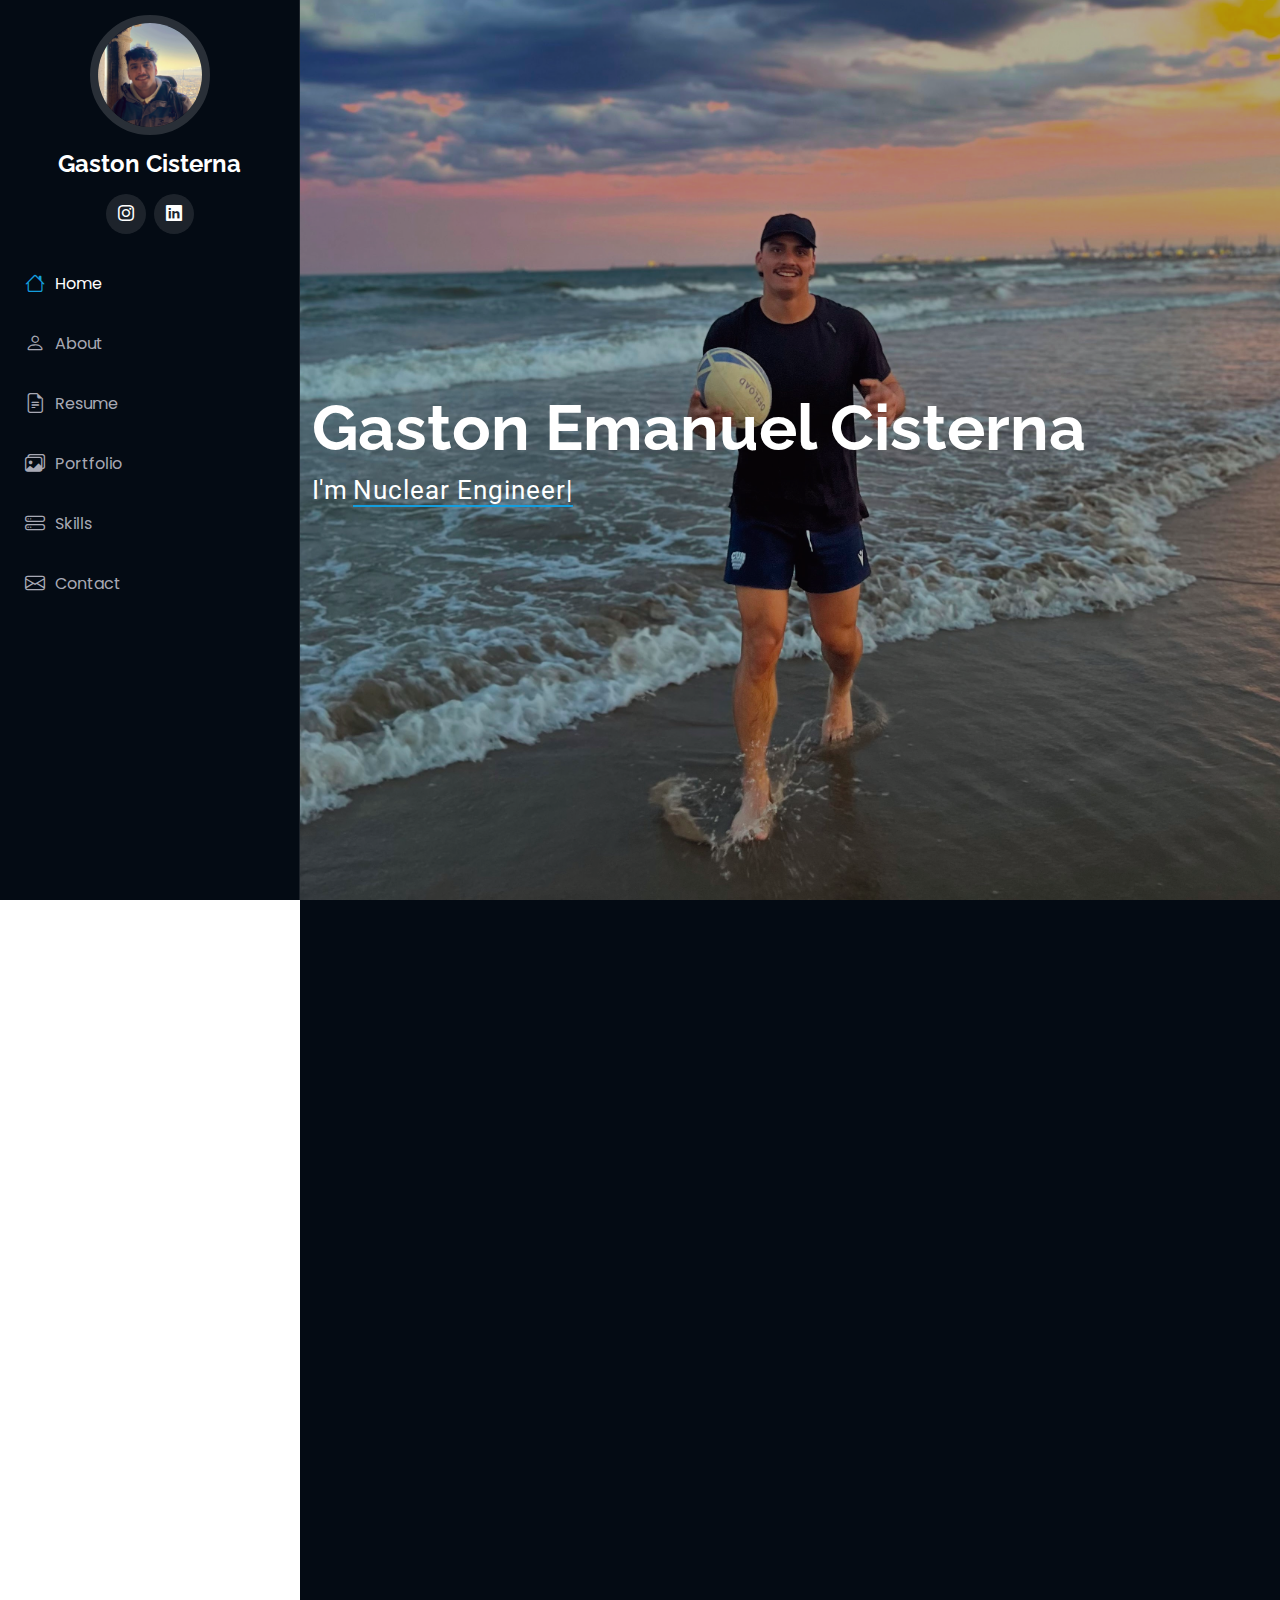
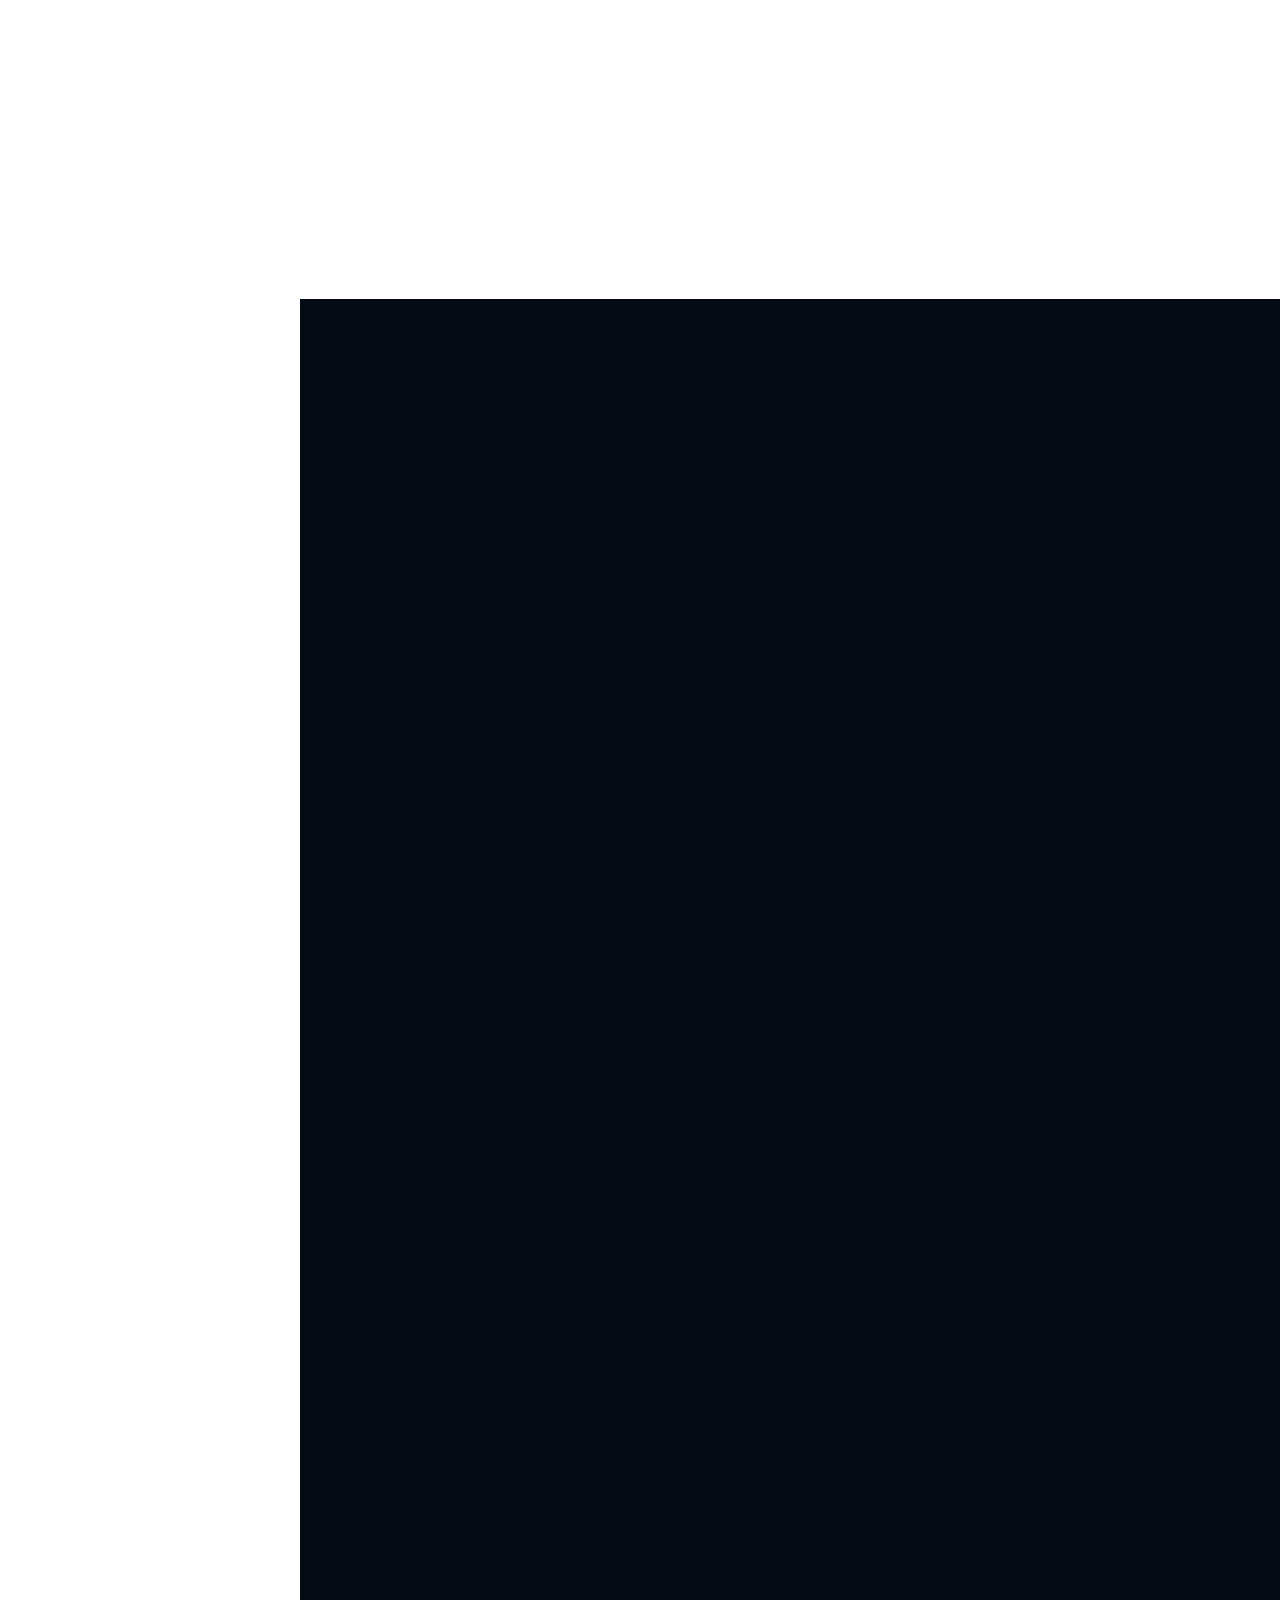
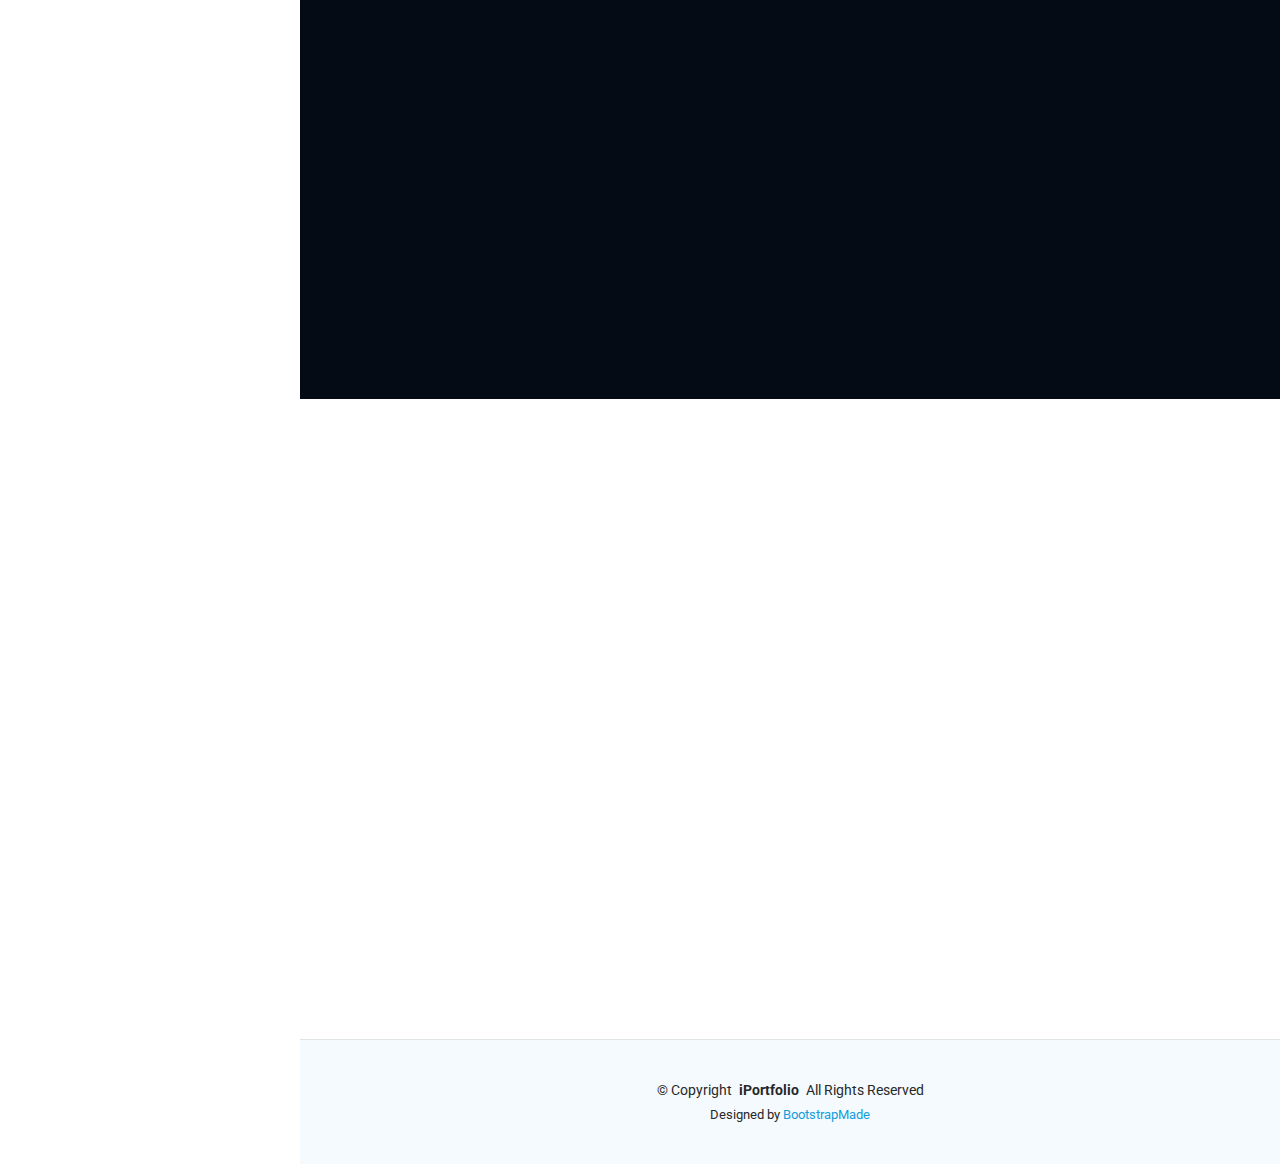
<file: iPortfolio/index.html>
<!DOCTYPE html>
<html lang="en">

<head>
  <meta charset="utf-8">
  <meta content="width=device-width, initial-scale=1.0" name="viewport">
  <title>Gaston Emanuel Cisterna - Curriculum Vitae</title>
  <meta content="" name="description">
  <meta content="" name="keywords">

  <!-- Favicons -->
  <link href="assets/img/favicon.png" rel="icon">
  <link href="assets/img/apple-touch-icon.png" rel="apple-touch-icon">

  <!-- Fonts -->
  <link href="https://fonts.googleapis.com" rel="preconnect">
  <link href="https://fonts.gstatic.com" rel="preconnect" crossorigin>
  <link
    href="https://fonts.googleapis.com/css2?family=Roboto:ital,wght@0,100;0,300;0,400;0,500;0,700;0,900;1,100;1,300;1,400;1,500;1,700;1,900&family=Poppins:ital,wght@0,100;0,200;0,300;0,400;0,500;0,600;0,700;0,800;0,900;1,100;1,200;1,300;1,400;1,500;1,600;1,700;1,800;1,900&family=Raleway:ital,wght@0,100;0,200;0,300;0,400;0,500;0,600;0,700;0,800;0,900;1,100;1,200;1,300;1,400;1,500;1,600;1,700;1,800;1,900&display=swap"
    rel="stylesheet">

  <!-- Vendor CSS Files -->
  <link href="assets/vendor/bootstrap/css/bootstrap.min.css" rel="stylesheet">
  <link href="assets/vendor/bootstrap-icons/bootstrap-icons.css" rel="stylesheet">
  <link href="assets/vendor/aos/aos.css" rel="stylesheet">
  <link href="assets/vendor/glightbox/css/glightbox.min.css" rel="stylesheet">
  <link href="assets/vendor/swiper/swiper-bundle.min.css" rel="stylesheet">


  <!-- Main CSS File -->
  <link href="assets/css/main.css" rel="stylesheet">

  <!-- =======================================================
  * Template Name: iPortfolio
  * Template URL: https://bootstrapmade.com/iportfolio-bootstrap-portfolio-websites-template/
  * Updated: Jun 29 2024 with Bootstrap v5.3.3
  * Author: BootstrapMade.com
  * License: https://bootstrapmade.com/license/
  ======================================================== -->
</head>

<body class="index-page">

  <header id="header" class="header dark-background d-flex flex-column">
    <i class="header-toggle d-xl-none bi bi-list"></i>

    <div class="profile-img">
      <img src="assets/img/Gaston_Cisterna_profile.jpeg" alt="" class="img-fluid rounded-circle">
    </div>

    <a href="index.html" class="logo d-flex align-items-center justify-content-center">
      <!-- Uncomment the line below if you also wish to use an image logo -->
      <!-- <img src="assets/img/logo.png" alt=""> -->
      <h1 class="sitename">Gaston Cisterna</h1>
    </a>

    <div class="social-links text-center">
      <a href="https://www.instagram.com/gastonecisterna405" class="instagram"><i class="bi bi-instagram"></i></a>
      <a href="https://www.linkedin.com/in/gastonecisterna " class="linkedin"><i class="bi bi-linkedin"></i></a>
    </div>

    <nav id="navmenu" class="navmenu">
      <ul>
        <li><a href="#hero" class="active"><i class="bi bi-house navicon"></i>Home</a></li>
        <li><a href="#about"><i class="bi bi-person navicon"></i> About</a></li>
        <li><a href="#resume"><i class="bi bi-file-earmark-text navicon"></i> Resume</a></li>
        <li><a href="#portfolio"><i class="bi bi-images navicon"></i> Portfolio</a></li>
        <li><a href="#services"><i class="bi bi-hdd-stack navicon"></i> Skills</a></li>
        <li><a href="#contact"><i class="bi bi-envelope navicon"></i> Contact</a></li>
      </ul>
    </nav>

  </header>

  <main class="main">

    <!-- Hero Section -->
    <section id="hero" class="hero section dark-background">

      <img src="assets/img/Gaston_Cisterna_background.jpeg" alt="" data-aos="fade-in" class="">

      <div class="container" data-aos="fade-up" data-aos-delay="100">
        <h2>Gaston Emanuel Cisterna</h2>
        <p>I'm <span class="typed"
            data-typed-items="Nuclear Engineer, Nuclear Physicist, a Scientist, Italian and Argentine, passionate about sports"></span><span
            class="typed-cursor typed-cursor--blink" aria-hidden="true"></span><span
            class="typed-cursor typed-cursor--blink" aria-hidden="true"></span></p>
      </div>

    </section><!-- /Hero Section -->

    <!-- About Section -->
    <section id="about" class="about section dark-background">

      <!-- Section Title -->
      <div class="container section-title" data-aos="fade-up">
        <h2>About</h2>
        <p>I am a nuclear physicist with a Bachelor’s degree in Nuclear Engineering from the
          <a href="https://www.ib.edu.ar" target="_blank">Balseiro Institute</a> (a five-and-a-half-year
          program) and a Master’s degree from <a href="https://www.emm-nucphys.eu" target="_blank">Erasmus Mundus Joint
            Master Degree in Nuclear Physics</a> (a two-year program).
          I have worked for the Argentine National Atomic Energy Commission (CNEA) on the development of neutron guides
          for the RA-10 reactor, and currently, I am contributing to medical applications at the Instituto de Física
          Corpuscular (IFIC) under CSIC (Spain), focusing on the development of advanced radiation detectors.
        </p>
      </div><!-- End Section Title -->

      <div class="container" data-aos="fade-up" data-aos-delay="100">

        <div class="row gy-4 justify-content-center">
          <div class="col-lg-4">
            <img src="assets/img/Gaston_Cisterna_profile.jpeg" class="img-fluid" alt="">
          </div>
          <div class="col-lg-8 content">
            <h2>Personal Details</h2>
            <p class="fst-italic py-3">
              Nuclear Engineer, MSc in Nuclear Physics, and Advanced Researcher in Detection System.
            </p>
            <div class="row">
              <div class="col-lg-6">
                <ul>
                  <li><i class="bi bi-chevron-right"></i> <strong>Birthday:</strong> <span>31 Oct 1995</span></li>
                  <li><i class="bi bi-chevron-right"></i> <strong>Website:</strong> <span>www.example.com</span></li>
                  <li><i class="bi bi-chevron-right"></i> <strong>Phone:</strong> <span>+34 615 330 209</span></li>
                  <li><i class="bi bi-chevron-right"></i> <strong>City:</strong> <span>València, Spain</span></li>
                </ul>
              </div>
              <div class="col-lg-6">
                <ul>
                  <li><i class="bi bi-chevron-right"></i> <strong>Age:</strong> <span>29</span></li>
                  <li><i class="bi bi-chevron-right"></i> <strong>Max Degree:</strong> <span>Master</span></li>
                  <li><i class="bi bi-chevron-right"></i> <strong>Email:</strong>
                    <span>gastonecisterna405@gmail.com</span>
                  </li>
                  <li><i class="bi bi-chevron-right"></i> <strong>Nationality:</strong> <span>Italian and
                      Argentine</span></li>
                </ul>
              </div>
            </div>
            <p class="py-3">
              I thrive on tackling challenges that allow me to apply my expertise in nuclear engineering to complex
              problems, ranging from detector design to optimizing systems in advanced reactors.
              My goal is to contribute to the development of sustainable technologies that can make a significant impact
              on the future of global energy.
            </p>
          </div>
        </div>

      </div>

    </section><!-- /About Section -->

    <!-- Resume Section -->
    <section id="resume" class="resume section ">

      <!-- Section Title -->
      <div class="container section-title" data-aos="fade-up">
        <h2>Resume</h2>
        <p>I have focused on teaching in universities, learning through hands-on work in laboratories, and deepening my
          theoretical knowledge from books, striving to balance all aspects of my education and experience.</p>
      </div><!-- End Section Title -->

      <div class="container">

        <div class="row">

          <div class="col-lg-6" data-aos="fade-up" data-aos-delay="100">
            <h3 class="resume-title">Education</h3>

            <div class="resume-item">
              <h4>Nuclear Engineering (Combined Bachelor’s and Master’s Degree)</h4>
              <h5>2015 - 2020</h5>
              <p><em>Balseiro Institute • San Carlos de Bariloche, Argentina</em></p>
              <p>5 and a half year-university degree. Scholarship holder.</p>
              <p>Final grade: 8.08/10. Admission required failing fewer than 3 exams.</p>
              <p>Comprehensive knowledge in neutron physics, energy and mass transfer, and nuclear reactor design and
                safety. Hands-on experience with the RA-6 research reactor, including practical training in reactor
                operations and safety protocols.</p>
            </div><!-- End Resume Item -->

            <div class="resume-item">
              <h4>Master’s Degree in Nuclear Physics</h4>
              <h5>2022 - 2024</h5>
              <p><em>NUCPHYS (Erasmus Mundus Joint Master Degree)</em></p>
              <p>Program calendar:</p>
              <ul>
                <li><em>University of Sevilla • Sevilla, Spain • September 2022 - February 2023</em></li>
                <li><em>University of Catania • Catania, Italy • February 2023 - September 2023</em></li>
                <li><em>University of Caen Normandie • Caen, France • September 2023 - February 2024</em></li>
                <li><em>Instituto de Física Corpuscular (IFIC) • Valencia, Spain • February 2024 - Currently
                    working</em></li>
              </ul>
              <p>2-year postgraduate program. Scholarship holder.</p>
              <p>Final grade: 9.01/10. Scholarship required failing fewer than 3 exams.</p>
              <p>Comprehensive knowledge in quantum mechanics, atomic physics, and nuclear structure. Specialized in
                medical physics (dosimetry and radiotherapy), accelerator physics, and detector instrumentation.
                Hands-on experience in neutron and gamma radiation imaging, complemented by strong skills in data
                analysis and machine learning for scientific applications.</p>
            </div><!-- End Resume Item -->
          </div>


          <div class="col-lg-6" data-aos="fade-up" data-aos-delay="200">
            <h3 class="resume-title">Professional Experience</h3>

            <div class="resume-item">
              <h4>Researcher</h4>
              <h5>February 2024 – Present</h5>
              <p><em>Instituto de Física Corpuscular (IFIC) • Valencia, Spain</em></p>
              <ul>
                <li>Characterization of scintillator crystals and electronic nuclear chains for imaging equipment based
                  on gamma and neutron radiation.</li>
                <li>Key concepts: Nuclear Interaction with matter, Nuclear detectors, Machine Learning algorithms to
                  reconstruct images of irradiation sources.</li>
              </ul>
            </div><!-- End Resume Item -->

            <div class="resume-item">
              <h4>Researcher</h4>
              <h5>June 2020 – June 2021</h5>
              <p><em>Argentine Laboratory of Neutron Beams (LAHN) • Buenos Aires, Argentina</em></p>
              <ul>
                <li>Conducted integral analysis to implement neutron beams of the RA-10 reactor for use in a SANS
                  facility.</li>
                <li>Key concepts: Data Analysis, Monte Carlo Simulation, Python programming, Neutron Physics.</li>
              </ul>
            </div><!-- End Resume Item -->

            <div class="resume-item">
              <h4>Data Analyst</h4>
              <h5>June 2021 – June 2022</h5>
              <p><em>Exxon • Buenos Aires, Argentina</em></p>
              <ul>
                <li>Developed predictive models to estimate patterns in demands and failures of services and resources.
                </li>
                <li>Key concepts: Data Analysis, Python Programming, Cloud Infrastructure.</li>
              </ul>
            </div><!-- End Resume Item -->

            <div class="resume-item">
              <h4>University Tutor</h4>
              <h5>June 2020 – June 2022</h5>
              <p><em>National Technological University • Buenos Aires, Argentina</em></p>
              <ul>
                <li>Tutored third-year students in the subject of Operative Investigation for the Industrial Engineering
                  career.</li>
              </ul>
            </div><!-- End Resume Item -->

            <h3 class="resume-title">Additional Qualifications</h3>

            <div class="resume-item">
              <h4>Technical High School Diploma</h4>
              <p>Six-year program with training in:</p>
              <ul>
                <li>Carpentry</li>
                <li>Welding</li>
                <li>Residential and industrial electricity</li>
                <li>Electric motors: single-phase (e.g., capacitor-start, shaded-pole) and three-phase motors (e.g.,
                  squirrel cage, wound rotor)</li>
                <li>Machining (lathe operation)</li>
              </ul>
            </div><!-- End Resume Item -->
          </div>


        </div>

      </div>

    </section><!-- /Resume Section -->

    <!-- Portfolio Section -->
    <section id="portfolio" class="portfolio section dark-background">

      <!-- Section Title -->
      <div class="container section-title" data-aos="fade-up">
        <h2>Portfolio</h2>
        <p>Magnam dolores commodi suscipit. Necessitatibus eius consequatur ex aliquid fuga eum quidem. Sit sint
          consectetur velit. Quisquam quos quisquam cupiditate. Et nemo qui impedit suscipit alias ea. Quia fugiat sit
          in iste officiis commodi quidem hic quas.</p>
      </div><!-- End Section Title -->

      <div class="container">

        <div class="isotope-layout" data-default-filter="*" data-layout="masonry" data-sort="original-order">

          <ul class="portfolio-filters isotope-filters" data-aos="fade-up" data-aos-delay="100">
            <li data-filter="*" class="filter-active">All</li>
            <li data-filter=".filter-app">Photos</li>
            <li data-filter=".filter-product">Publications</li>
          </ul><!-- End Portfolio Filters -->

          <div class="row gy-4 isotope-container" data-aos="fade-up" data-aos-delay="200">

            <div class="col-lg-4 col-md-6 portfolio-item isotope-item filter-app">
              <div class="portfolio-content h-100">
                <img src="assets/img/portfolio/photo-1.jpg" class="img-fluid" alt="">
                <div class="portfolio-info">
                  <h4>Photo 1</h4>
                  <p>Experimental Setup to measure gamma rays in coincidence</p>
                  <!-- Enlace de vista previa -->
                  <a href="assets/img/portfolio/photo-1.jpg"
                    title="Experimental Setup to measure gamma rays in coincidence."
                    data-gallery="portfolio-gallery-app" class="glightbox preview-link">
                    <i class="bi bi-zoom-in"></i>
                  </a>
                </div>
              </div>
            </div><!-- End Portfolio Item -->

            <div class="col-lg-4 col-md-6 portfolio-item isotope-item filter-product">
              <div class="portfolio-content h-100">
                <img src="assets/Documents/TFM.png" class="img-fluid" alt="">
                <div class="portfolio-info">
                  <h4>Master Thesis</h4>
                  <p>Masther Thesis of Nuclear Physics Career</p>
                  <a href="assets/Documents/TFM.png" title="Masther Thesis of Nuclear Physics Career."
                    data-gallery="portfolio-gallery-product" class="glightbox preview-link"><i
                      class="bi bi-zoom-in"></i></a>
                  <!-- Enlace de descarga -->
                  <a href="assets/Documents/Gaston_TFM.pdf" download title="Download File" class="download-link mx-2">
                    <i class="bi bi-download fs-3"></i>
                  </a>
                </div>
              </div>
            </div><!-- End Portfolio Item -->

            <div class="col-lg-4 col-md-6 portfolio-item isotope-item filter-app">
              <div class="portfolio-content h-100">
                <img src="assets/img/portfolio/photo-2.jpg" class="img-fluid" alt="">
                <div class="portfolio-info">
                  <h4>Photo 2</h4>
                  <p>Trekking at Etna Volcano, in Catania</p>
                  <a href="assets/img/portfolio/photo-2.jpg" title="Trekking at Etna Volcano, in Catania."
                    data-gallery="portfolio-gallery-app" class="glightbox preview-link"><i
                      class="bi bi-zoom-in"></i></a>
                  <!-- <a href="portfolio-details.html?slideIndex=1" title="More Details" class="details-link"><i class="bi bi-link-45deg"></i></a> -->
                </div>
              </div>
            </div><!-- End Portfolio Item -->

            <div class="col-lg-4 col-md-6 portfolio-item isotope-item filter-product">
              <div class="portfolio-content h-100">
                <img src="assets/Documents/Bachelor_thesis.png" class="img-fluid" alt="">
                <div class="portfolio-info">
                  <h4>Bachelor Thesis</h4>
                  <p>Bachelor Thesis of Nuclear Engineering career (in Spanish)</p>
                  <a href="assets/Documents/Bachelor_thesis.png"
                    title="Bachelor Thesis of Nuclear Engineering career (in Spanish)."
                    data-gallery="portfolio-gallery-product" class="glightbox preview-link"><i
                      class="bi bi-zoom-in"></i></a>
                  <!-- Enlace de descarga -->
                  <a href="assets/Documents/Tesis Gaston Cisterna.pdf" download title="Download File"
                    class="download-link mx-2">
                    <i class="bi bi-download fs-3"></i>
                  </a>
                </div>
              </div>
            </div><!-- End Portfolio Item -->

            <div class="col-lg-4 col-md-6 portfolio-item isotope-item filter-app">
              <div class="portfolio-content h-100">
                <img src="assets/img/portfolio/photo-3.jpg" class="img-fluid" alt="">
                <div class="portfolio-info">
                  <h4>Photo 3</h4>
                  <p>Practices at the Research Reactor RA-6</p>
                  <a href="assets/img/portfolio/photo-3.jpg"
                    title="Practices at the Research Reactor RA-6 at Instituto Balseiro."
                    data-gallery="portfolio-gallery-app" class="glightbox preview-link"><i
                      class="bi bi-zoom-in"></i></a>
                  <!-- <a href="portfolio-details.html?slideIndex=2" title="More Details" class="details-link"><i class="bi bi-link-45deg"></i></a> -->
                </div>
              </div>
            </div><!-- End Portfolio Item -->

            <div class="col-lg-4 col-md-6 portfolio-item isotope-item filter-product">
              <div class="portfolio-content h-100">
                <img src="assets/Documents/conference.png" class="img-fluid" alt="">
                <div class="portfolio-info">
                  <h4>Conference CPAN</h4>
                  <p>Presentation of GN-VISION at CPAN</p>
                  <a href="assets/Documents/conference.png" title="Presentation of GN-VISION at CPAN."
                    data-gallery="portfolio-gallery-product" class="glightbox preview-link"><i
                      class="bi bi-zoom-in"></i></a>
                  <!-- Enlace de descarga -->
                  <a href="assets/Documents/GNVision_XVI_CPAN_Days_LerendeguiMarco.pdf" download title="Download File"
                    class="download-link mx-2">
                    <i class="bi bi-download fs-3"></i>
                  </a>
                </div>
              </div>
            </div><!-- End Portfolio Item -->



            <div class="col-lg-4 col-md-6 portfolio-item isotope-item filter-product">
              <div class="portfolio-content h-100">
                <img src="assets/Documents/CV_gaston.png" class="img-fluid" alt="">
                <div class="portfolio-info">
                  <h4>CV</h4>
                  <p>CV</p>
                  <!-- Enlace de descarga -->
                  <a href="assets/Documents/CV_Gaston_Cisterna.pdf" download title="Download File"
                    class="download-link mx-2">
                    <i class="bi bi-download fs-3"></i>
                  </a>
                </div>
              </div>
            </div><!-- End Portfolio Item -->

            <div class="col-lg-4 col-md-6 portfolio-item isotope-item filter-app">
              <div class="portfolio-content h-100">
                <img src="assets/img/portfolio/photo-4.jpg" class="img-fluid" alt="">
                <div class="portfolio-info">
                  <h4>Photo 3</h4>
                  <p>Presentation of Master Thesis at the Centro Nacional de Aceleradores, in Seville</p>
                  <a href="assets/img/portfolio/photo-4.jpg"
                    title="Presentation of Master Thesis at the Centro Nacional de Aceleradores, in Seville."
                    data-gallery="portfolio-gallery-app" class="glightbox preview-link"><i
                      class="bi bi-zoom-in"></i></a>
                  <!-- <a href="portfolio-details.html?slideIndex=3" title="More Details" class="details-link"><i
                      class="bi bi-link-45deg"></i></a> -->
                </div>
              </div>
            </div><!-- End Portfolio Item -->

          </div><!-- End Portfolio Container -->

        </div>

      </div>

    </section><!-- /Portfolio Section -->

    <!-- Services Section -->
    <section id="services" class="services section dark-background">

      <!-- Section Title -->
      <div class="container section-title" data-aos="fade-up">
        <h2>Skills</h2>
        <p>Magnam dolores commodi suscipit. Necessitatibus eius consequatur ex aliquid fuga eum quidem. Sit sint
          consectetur velit. Quisquam quos quisquam cupiditate. Et nemo qui impedit suscipit alias ea. Quia fugiat sit
          in iste officiis commodi quidem hic quas.</p>
      </div><!-- End Section Title -->

      <div class="container">

        <div class="row gy-4">

          <div class="col-lg-4 col-md-6 service-item d-flex" data-aos="fade-up" data-aos-delay="100">
            <div class="icon flex-shrink-0"><i class="bi bi-chat"></i></div>
            <div>
              <h4 class="title"><a class="stretched-link">Languages</a></h4>
              <p class="description">
                Italian: B1 Level<br>
                English:C1 Level<br>
                Spanish: Native
              </p>
            </div>
          </div>

          <!-- End Service Item -->

          <div class="col-lg-4 col-md-6 service-item d-flex" data-aos="fade-up" data-aos-delay="100">
            <div class="icon flex-shrink-0"><i class="bi bi-terminal"></i></div>
            <div>
              <h4 class="title"><a class="stretched-link">Programming</a></h4>
              <p class="description">
                <strong>Python:</strong>
                <span class="stars">
                  <i class="bi bi-star-fill"></i>
                  <i class="bi bi-star-fill"></i>
                  <i class="bi bi-star-fill"></i>
                  <i class="bi bi-star-fill"></i>
                  <i class="bi bi-star"></i>
                </span>
                <br>
                <strong>C++:</strong>
                <span class="stars">
                  <i class="bi bi-star-fill"></i>
                  <i class="bi bi-star-fill"></i>
                  <i class="bi bi-star-fill"></i>
                  <i class="bi bi-star-fill"></i>
                  <i class="bi bi-star"></i>
                </span>
                <br>
                <strong>Root:</strong>
                <span class="stars">
                  <i class="bi bi-star-fill"></i>
                  <i class="bi bi-star-fill"></i>
                  <i class="bi bi-star-fill"></i>
                  <i class="bi bi-star"></i>
                  <i class="bi bi-star"></i>
                </span>
              </p>
            </div>
          </div>

          <div class="col-lg-4 col-md-6 service-item d-flex" data-aos="fade-up" data-aos-delay="300">
            <div class="icon flex-shrink-0"><i class="bi bi-graph-up"></i></div>
            <div>
              <h4 class="title"><a class="stretched-link">Quantitative Skills</a></h4>
              <p class="description">Strong background in Mathematics, Statics, Data Analysis, Physics and Laboratories
              </p>
            </div>
          </div><!-- End Service Item -->


        </div>

      </div>

    </section><!-- /Services Section -->

<!-- Contact Section -->
<section id="contact" class="contact section">

  <!-- Section Title -->
  <div class="container section-title" data-aos="fade-up">
    <h2>Contact</h2>
    <p>Necessitatibus eius consequatur ex aliquid fuga eum quidem sint consectetur velit</p>
  </div><!-- End Section Title -->

  <div class="container" data-aos="fade-up" data-aos-delay="100">
    <div class="row gy-4">
      
      <!-- Información de Contacto -->
      <div class="col-lg-6">
        <div class="info-wrap">
          <div class="info-item d-flex" data-aos="fade-up" data-aos-delay="200">
            <i class="bi bi-geo-alt flex-shrink-0"></i>
            <div>
              <h3>Address</h3>
              <p>Blasco Ibáñez Street, València, Spain 46100</p>
            </div>
          </div><!-- End Info Item -->

          <div class="info-item d-flex" data-aos="fade-up" data-aos-delay="300">
            <i class="bi bi-telephone flex-shrink-0"></i>
            <div>
              <h3>Call</h3>
              <p>+34 615 330 209</p>
            </div>
          </div><!-- End Info Item -->

          <div class="info-item d-flex" data-aos="fade-up" data-aos-delay="400">
            <i class="bi bi-envelope flex-shrink-0"></i>
            <div>
              <h3>Email</h3>
              <p>gastonecisterna405@gmail.com</p>
            </div>
          </div><!-- End Info Item -->
        </div>
      </div><!-- End Col -->

      <!-- Mapa -->
      <div class="col-lg-6">
        <iframe
          src="https://www.google.com/maps/embed?pb=!1m18!1m12!1m3!1d6573.433081689364!2d-0.41143542380835135!3d39.50793017160013!2m3!1f0!2f0!3f0!3m2!1i1024!2i768!4f13.1!3m3!1m2!1s0xd6045a195b17675%3A0x260bfddb29853b03!2sC.%20Blasco%20Ib%C3%A1%C3%B1ez%2C%2097-69%2C%2046100%20Burjasot%2C%20Valencia!5e1!3m2!1ses-419!2ses!4v1736183983746!5m2!1ses-419!2ses"
          width="100%" height="100%" style="border:0; min-height: 350px;" allowfullscreen="" loading="lazy"
          referrerpolicy="no-referrer-when-downgrade"></iframe>
      </div><!-- End Col -->

    </div><!-- End Row -->
  </div><!-- End Container -->

</section><!-- /Contact Section -->


  </main>

  <footer id="footer" class="footer position-relative light-background">

    <div class="container">
      <div class="copyright text-center ">
        <p>© <span>Copyright</span> <strong class="px-1 sitename">iPortfolio</strong> <span>All Rights Reserved</span>
        </p>
      </div>
      <div class="credits">
        <!-- All the links in the footer should remain intact. -->
        <!-- You can delete the links only if you've purchased the pro version. -->
        <!-- Licensing information: https://bootstrapmade.com/license/ -->
        <!-- Purchase the pro version with working PHP/AJAX contact form: [buy-url] -->
        Designed by <a href="https://bootstrapmade.com/">BootstrapMade</a>
      </div>
    </div>

  </footer>

  <!-- Scroll Top -->
  <a href="#" id="scroll-top" class="scroll-top d-flex align-items-center justify-content-center"><i
      class="bi bi-arrow-up-short"></i></a>

  <!-- Preloader -->
  <div id="preloader"></div>

  <!-- Vendor JS Files -->
  <script src="assets/vendor/bootstrap/js/bootstrap.bundle.min.js"></script>
  <script src="assets/vendor/php-email-form/validate.js"></script>
  <script src="assets/vendor/aos/aos.js"></script>
  <script src="assets/vendor/typed.js/typed.umd.js"></script>
  <script src="assets/vendor/purecounter/purecounter_vanilla.js"></script>
  <script src="assets/vendor/waypoints/noframework.waypoints.js"></script>
  <script src="assets/vendor/glightbox/js/glightbox.min.js"></script>
  <script src="assets/vendor/imagesloaded/imagesloaded.pkgd.min.js"></script>
  <script src="assets/vendor/isotope-layout/isotope.pkgd.min.js"></script>
  <script src="assets/vendor/swiper/swiper-bundle.min.js"></script>

  <!-- Main JS File -->
  <script src="assets/js/main.js"></script>

</body>

</html>
</file>
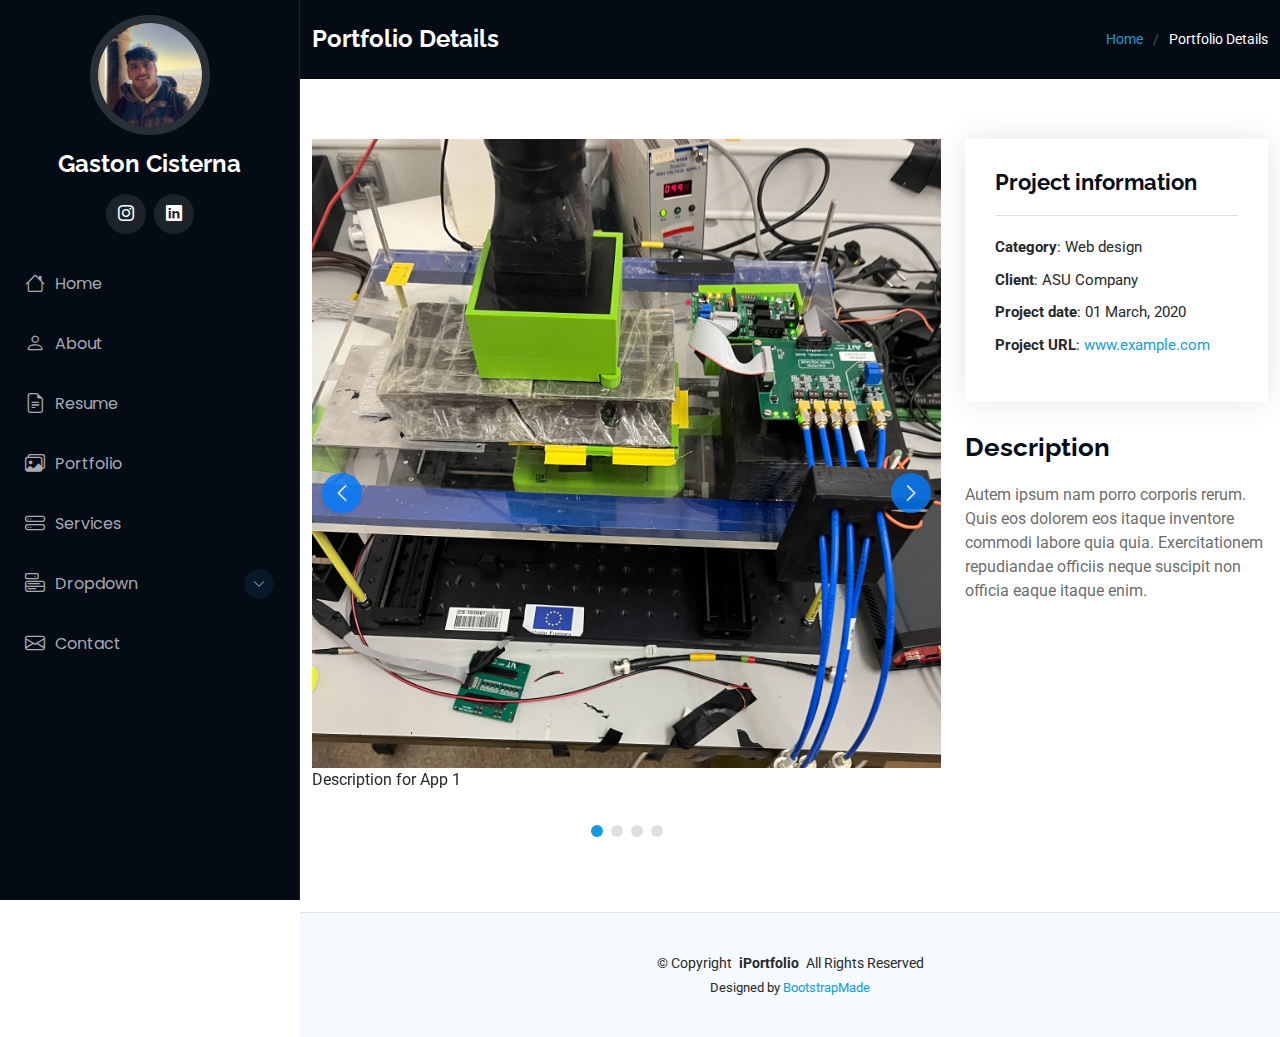
<file: portfolio-details.html>
<!DOCTYPE html>
<html lang="en">

<head>
  <meta charset="utf-8">
  <meta content="width=device-width, initial-scale=1.0" name="viewport">
  <title>Portfolio Details - iPortfolio Bootstrap Template</title>
  <meta content="" name="description">
  <meta content="" name="keywords">

  <!-- Favicons -->
  <link href="assets/img/favicon.png" rel="icon">
  <link href="assets/img/apple-touch-icon.png" rel="apple-touch-icon">

  <!-- Fonts -->
  <link href="https://fonts.googleapis.com" rel="preconnect">
  <link href="https://fonts.gstatic.com" rel="preconnect" crossorigin>
  <link href="https://fonts.googleapis.com/css2?family=Roboto:ital,wght@0,100;0,300;0,400;0,500;0,700;0,900;1,100;1,300;1,400;1,500;1,700;1,900&family=Poppins:ital,wght@0,100;0,200;0,300;0,400;0,500;0,600;0,700;0,800;0,900;1,100;1,200;1,300;1,400;1,500;1,600;1,700;1,800;1,900&family=Raleway:ital,wght@0,100;0,200;0,300;0,400;0,500;0,600;0,700;0,800;0,900;1,100;1,200;1,300;1,400;1,500;1,600;1,700;1,800;1,900&display=swap" rel="stylesheet">

  <!-- Vendor CSS Files -->
  <link href="assets/vendor/bootstrap/css/bootstrap.min.css" rel="stylesheet">
  <link href="assets/vendor/bootstrap-icons/bootstrap-icons.css" rel="stylesheet">
  <link href="assets/vendor/aos/aos.css" rel="stylesheet">
  <link href="assets/vendor/glightbox/css/glightbox.min.css" rel="stylesheet">
  <link href="assets/vendor/swiper/swiper-bundle.min.css" rel="stylesheet">

  <!-- Main CSS File -->
  <link href="assets/css/main.css" rel="stylesheet">

  <!-- =======================================================
  * Template Name: iPortfolio
  * Template URL: https://bootstrapmade.com/iportfolio-bootstrap-portfolio-websites-template/
  * Updated: Jun 29 2024 with Bootstrap v5.3.3
  * Author: BootstrapMade.com
  * License: https://bootstrapmade.com/license/
  ======================================================== -->
</head>

<body class="portfolio-details-page">

  <header id="header" class="header dark-background d-flex flex-column">
    <i class="header-toggle d-xl-none bi bi-list"></i>

    <div class="profile-img">
      <img src="assets/img/Gaston_Cisterna_profile.jpeg" alt="" class="img-fluid rounded-circle">
    </div>

    <a href="index.html" class="logo d-flex align-items-center justify-content-center">
      <!-- Uncomment the line below if you also wish to use an image logo -->
      <!-- <img src="assets/img/logo.png" alt=""> -->
      <h1 class="sitename">Gaston Cisterna</h1>
    </a>

    <div class="social-links text-center">
      <a href="https://www.instagram.com/gastonecisterna405" class="instagram"><i class="bi bi-instagram"></i></a>
      <a href="https://www.linkedin.com/in/gastonecisterna " class="linkedin"><i class="bi bi-linkedin"></i></a>
    </div>

    <nav id="navmenu" class="navmenu">
      <ul>
        <li><a href="index.html#hero"><i class="bi bi-house navicon"></i>Home</a></li>
        <li><a href="index.html#about"><i class="bi bi-person navicon"></i> About</a></li>
        <li><a href="index.html#resume"><i class="bi bi-file-earmark-text navicon"></i> Resume</a></li>
        <li><a href="index.html#portfolio"><i class="bi bi-images navicon"></i> Portfolio</a></li>
        <li><a href="index.html#services"><i class="bi bi-hdd-stack navicon"></i> Services</a></li>
        <li class="dropdown"><a href="#"><i class="bi bi-menu-button navicon"></i> <span>Dropdown</span> <i class="bi bi-chevron-down toggle-dropdown"></i></a>
          <ul>
            <li><a href="#">Dropdown 1</a></li>
            <li class="dropdown"><a href="#"><span>Deep Dropdown</span> <i class="bi bi-chevron-down toggle-dropdown"></i></a>
              <ul>
                <li><a href="#">Deep Dropdown 1</a></li>
                <li><a href="#">Deep Dropdown 2</a></li>
                <li><a href="#">Deep Dropdown 3</a></li>
                <li><a href="#">Deep Dropdown 4</a></li>
                <li><a href="#">Deep Dropdown 5</a></li>
              </ul>
            </li>
            <li><a href="#">Dropdown 2</a></li>
            <li><a href="#">Dropdown 3</a></li>
            <li><a href="#">Dropdown 4</a></li>
          </ul>
        </li>
        <li><a href="index.html#contact"><i class="bi bi-envelope navicon"></i> Contact</a></li>
      </ul>
    </nav>

  </header>

  <main class="main">

    <!-- Page Title -->
    <div class="page-title dark-background">
      <div class="container d-lg-flex justify-content-between align-items-center">
        <h1 class="mb-2 mb-lg-0">Portfolio Details</h1>
        <nav class="breadcrumbs">
          <ol>
            <li><a href="index.html">Home</a></li>
            <li class="current">Portfolio Details</li>
          </ol>
        </nav>
      </div>
    </div><!-- End Page Title -->

    <!-- Portfolio Details Section -->
    <section id="portfolio-details" class="portfolio-details section">

<div class="container" data-aos="fade-up" data-aos-delay="100">
  <div class="row gy-4">
    <!-- Slider de Imágenes -->
    <div class="col-lg-8">
      <div class="portfolio-details-slider swiper init-swiper">
        <script>
          document.addEventListener('DOMContentLoaded', function () {
            // Leer el índice de la query string
            const params = new URLSearchParams(window.location.search);
            const slideIndex = parseInt(params.get('slideIndex')) || 0;
        
            // Inicializar Swiper con el índice inicial
            new Swiper('.portfolio-details-slider', {
              loop: true,
              speed: 600,
              autoplay: {
                delay: 5000,
              },
              pagination: {
                el: '.swiper-pagination',
                clickable: true,
              },
              navigation: {
                nextEl: '.swiper-button-next',
                prevEl: '.swiper-button-prev',
              },
              initialSlide: slideIndex, // Configurar la diapositiva inicial
            });
          });
        </script>

        <div class="swiper-wrapper align-items-center">
          <div class="swiper-slide">
            <img src="assets/img/portfolio/photo-1.jpg" alt="">
            <p class="image-description">Description for App 1</p>
          </div>
          <div class="swiper-slide">
            <img src="assets/img/portfolio/photo-2.jpg" alt="">
            <p class="image-description">Description for Product 1</p>
          </div>
          <div class="swiper-slide">
            <img src="assets/img/portfolio/photo-3.jpg" alt="">
            <p class="image-description">Description for Branding 1</p>
          </div>
          <div class="swiper-slide">
            <img src="assets/img/portfolio/photo-4.jpg" alt="">
            <p class="image-description">Description for Books 1</p>
          </div>
        </div>
        <!-- Pagination -->
        <div class="swiper-pagination"></div>
        <!-- Flechas de Navegación -->
        <div class="swiper-button-next"></div>
        <div class="swiper-button-prev"></div>
      </div>
    </div>

    <!-- Información de las Imágenes -->
    <div class="col-lg-4">
      <div class="portfolio-info" data-aos="fade-up" data-aos-delay="200">
        <h3>Project information</h3>
        <ul>
          <li><strong>Category</strong>: Web design</li>
          <li><strong>Client</strong>: ASU Company</li>
          <li><strong>Project date</strong>: 01 March, 2020</li>
          <li><strong>Project URL</strong>: <a href="#">www.example.com</a></li>
        </ul>
      </div>
      <div class="portfolio-description" data-aos="fade-up" data-aos-delay="300">
        <h2>Description</h2>
        <p class="description-text">Autem ipsum nam porro corporis rerum. Quis eos dolorem eos itaque inventore commodi labore quia quia. Exercitationem repudiandae officiis neque suscipit non officia eaque itaque enim.</p>
      </div>
    </div>
  </div>
</div>


    </section><!-- /Portfolio Details Section -->

  </main>

  <footer id="footer" class="footer position-relative light-background">

    <div class="container">
      <div class="copyright text-center ">
        <p>© <span>Copyright</span> <strong class="px-1 sitename">iPortfolio</strong> <span>All Rights Reserved</span></p>
      </div>
      <div class="credits">
        <!-- All the links in the footer should remain intact. -->
        <!-- You can delete the links only if you've purchased the pro version. -->
        <!-- Licensing information: https://bootstrapmade.com/license/ -->
        <!-- Purchase the pro version with working PHP/AJAX contact form: [buy-url] -->
        Designed by <a href="https://bootstrapmade.com/">BootstrapMade</a>
      </div>
    </div>

  </footer>

  <!-- Scroll Top -->
  <a href="#" id="scroll-top" class="scroll-top d-flex align-items-center justify-content-center"><i class="bi bi-arrow-up-short"></i></a>

  <!-- Preloader -->
  <div id="preloader"></div>

  <!-- Vendor JS Files -->
  <script src="assets/vendor/bootstrap/js/bootstrap.bundle.min.js"></script>
  <script src="assets/vendor/php-email-form/validate.js"></script>
  <script src="assets/vendor/aos/aos.js"></script>
  <script src="assets/vendor/typed.js/typed.umd.js"></script>
  <script src="assets/vendor/purecounter/purecounter_vanilla.js"></script>
  <script src="assets/vendor/waypoints/noframework.waypoints.js"></script>
  <script src="assets/vendor/glightbox/js/glightbox.min.js"></script>
  <script src="assets/vendor/imagesloaded/imagesloaded.pkgd.min.js"></script>
  <script src="assets/vendor/isotope-layout/isotope.pkgd.min.js"></script>
  <script src="assets/vendor/swiper/swiper-bundle.min.js"></script>

  <!-- Main JS File -->
  <script src="assets/js/main.js"></script>

</body>

</html>
</file>
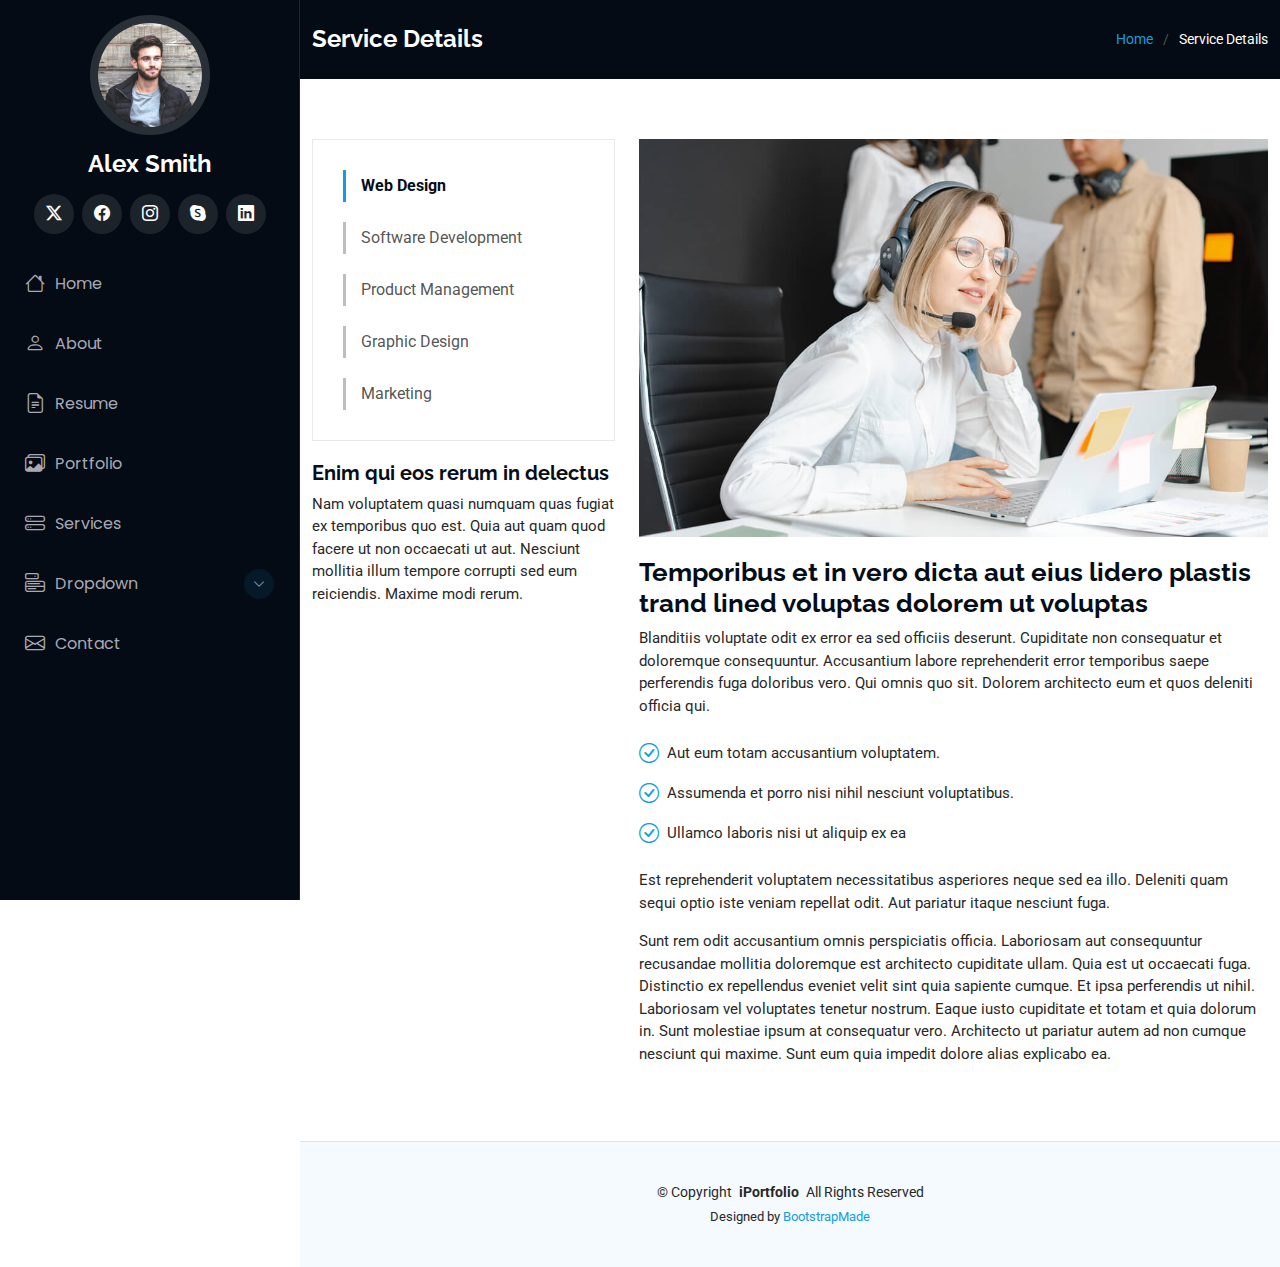
<file: service-details.html>
<!DOCTYPE html>
<html lang="en">

<head>
  <meta charset="utf-8">
  <meta content="width=device-width, initial-scale=1.0" name="viewport">
  <title>Service Details - iPortfolio Bootstrap Template</title>
  <meta content="" name="description">
  <meta content="" name="keywords">

  <!-- Favicons -->
  <link href="assets/img/favicon.png" rel="icon">
  <link href="assets/img/apple-touch-icon.png" rel="apple-touch-icon">

  <!-- Fonts -->
  <link href="https://fonts.googleapis.com" rel="preconnect">
  <link href="https://fonts.gstatic.com" rel="preconnect" crossorigin>
  <link href="https://fonts.googleapis.com/css2?family=Roboto:ital,wght@0,100;0,300;0,400;0,500;0,700;0,900;1,100;1,300;1,400;1,500;1,700;1,900&family=Poppins:ital,wght@0,100;0,200;0,300;0,400;0,500;0,600;0,700;0,800;0,900;1,100;1,200;1,300;1,400;1,500;1,600;1,700;1,800;1,900&family=Raleway:ital,wght@0,100;0,200;0,300;0,400;0,500;0,600;0,700;0,800;0,900;1,100;1,200;1,300;1,400;1,500;1,600;1,700;1,800;1,900&display=swap" rel="stylesheet">

  <!-- Vendor CSS Files -->
  <link href="assets/vendor/bootstrap/css/bootstrap.min.css" rel="stylesheet">
  <link href="assets/vendor/bootstrap-icons/bootstrap-icons.css" rel="stylesheet">
  <link href="assets/vendor/aos/aos.css" rel="stylesheet">
  <link href="assets/vendor/glightbox/css/glightbox.min.css" rel="stylesheet">
  <link href="assets/vendor/swiper/swiper-bundle.min.css" rel="stylesheet">

  <!-- Main CSS File -->
  <link href="assets/css/main.css" rel="stylesheet">

  <!-- =======================================================
  * Template Name: iPortfolio
  * Template URL: https://bootstrapmade.com/iportfolio-bootstrap-portfolio-websites-template/
  * Updated: Jun 29 2024 with Bootstrap v5.3.3
  * Author: BootstrapMade.com
  * License: https://bootstrapmade.com/license/
  ======================================================== -->
</head>

<body class="service-details-page">

  <header id="header" class="header dark-background d-flex flex-column">
    <i class="header-toggle d-xl-none bi bi-list"></i>

    <div class="profile-img">
      <img src="assets/img/my-profile-img.jpg" alt="" class="img-fluid rounded-circle">
    </div>

    <a href="index.html" class="logo d-flex align-items-center justify-content-center">
      <!-- Uncomment the line below if you also wish to use an image logo -->
      <!-- <img src="assets/img/logo.png" alt=""> -->
      <h1 class="sitename">Alex Smith</h1>
    </a>

    <div class="social-links text-center">
      <a href="#" class="twitter"><i class="bi bi-twitter-x"></i></a>
      <a href="#" class="facebook"><i class="bi bi-facebook"></i></a>
      <a href="#" class="instagram"><i class="bi bi-instagram"></i></a>
      <a href="#" class="google-plus"><i class="bi bi-skype"></i></a>
      <a href="#" class="linkedin"><i class="bi bi-linkedin"></i></a>
    </div>

    <nav id="navmenu" class="navmenu">
      <ul>
        <li><a href="#hero"><i class="bi bi-house navicon"></i>Home</a></li>
        <li><a href="#about"><i class="bi bi-person navicon"></i> About</a></li>
        <li><a href="#resume"><i class="bi bi-file-earmark-text navicon"></i> Resume</a></li>
        <li><a href="#portfolio"><i class="bi bi-images navicon"></i> Portfolio</a></li>
        <li><a href="#services"><i class="bi bi-hdd-stack navicon"></i> Services</a></li>
        <li class="dropdown"><a href="#"><i class="bi bi-menu-button navicon"></i> <span>Dropdown</span> <i class="bi bi-chevron-down toggle-dropdown"></i></a>
          <ul>
            <li><a href="#">Dropdown 1</a></li>
            <li class="dropdown"><a href="#"><span>Deep Dropdown</span> <i class="bi bi-chevron-down toggle-dropdown"></i></a>
              <ul>
                <li><a href="#">Deep Dropdown 1</a></li>
                <li><a href="#">Deep Dropdown 2</a></li>
                <li><a href="#">Deep Dropdown 3</a></li>
                <li><a href="#">Deep Dropdown 4</a></li>
                <li><a href="#">Deep Dropdown 5</a></li>
              </ul>
            </li>
            <li><a href="#">Dropdown 2</a></li>
            <li><a href="#">Dropdown 3</a></li>
            <li><a href="#">Dropdown 4</a></li>
          </ul>
        </li>
        <li><a href="#contact"><i class="bi bi-envelope navicon"></i> Contact</a></li>
      </ul>
    </nav>

  </header>

  <main class="main">

    <!-- Page Title -->
    <div class="page-title dark-background">
      <div class="container d-lg-flex justify-content-between align-items-center">
        <h1 class="mb-2 mb-lg-0">Service Details</h1>
        <nav class="breadcrumbs">
          <ol>
            <li><a href="index.html">Home</a></li>
            <li class="current">Service Details</li>
          </ol>
        </nav>
      </div>
    </div><!-- End Page Title -->

    <!-- Service Details Section -->
    <section id="service-details" class="service-details section">

      <div class="container">

        <div class="row gy-4">

          <div class="col-lg-4" data-aos="fade-up" data-aos-delay="100">
            <div class="services-list">
              <a href="#" class="active">Web Design</a>
              <a href="#">Software Development</a>
              <a href="#">Product Management</a>
              <a href="#">Graphic Design</a>
              <a href="#">Marketing</a>
            </div>

            <h4>Enim qui eos rerum in delectus</h4>
            <p>Nam voluptatem quasi numquam quas fugiat ex temporibus quo est. Quia aut quam quod facere ut non occaecati ut aut. Nesciunt mollitia illum tempore corrupti sed eum reiciendis. Maxime modi rerum.</p>
          </div>

          <div class="col-lg-8" data-aos="fade-up" data-aos-delay="200">
            <img src="assets/img/services.jpg" alt="" class="img-fluid services-img">
            <h3>Temporibus et in vero dicta aut eius lidero plastis trand lined voluptas dolorem ut voluptas</h3>
            <p>
              Blanditiis voluptate odit ex error ea sed officiis deserunt. Cupiditate non consequatur et doloremque consequuntur. Accusantium labore reprehenderit error temporibus saepe perferendis fuga doloribus vero. Qui omnis quo sit. Dolorem architecto eum et quos deleniti officia qui.
            </p>
            <ul>
              <li><i class="bi bi-check-circle"></i> <span>Aut eum totam accusantium voluptatem.</span></li>
              <li><i class="bi bi-check-circle"></i> <span>Assumenda et porro nisi nihil nesciunt voluptatibus.</span></li>
              <li><i class="bi bi-check-circle"></i> <span>Ullamco laboris nisi ut aliquip ex ea</span></li>
            </ul>
            <p>
              Est reprehenderit voluptatem necessitatibus asperiores neque sed ea illo. Deleniti quam sequi optio iste veniam repellat odit. Aut pariatur itaque nesciunt fuga.
            </p>
            <p>
              Sunt rem odit accusantium omnis perspiciatis officia. Laboriosam aut consequuntur recusandae mollitia doloremque est architecto cupiditate ullam. Quia est ut occaecati fuga. Distinctio ex repellendus eveniet velit sint quia sapiente cumque. Et ipsa perferendis ut nihil. Laboriosam vel voluptates tenetur nostrum. Eaque iusto cupiditate et totam et quia dolorum in. Sunt molestiae ipsum at consequatur vero. Architecto ut pariatur autem ad non cumque nesciunt qui maxime. Sunt eum quia impedit dolore alias explicabo ea.
            </p>
          </div>

        </div>

      </div>

    </section><!-- /Service Details Section -->

  </main>

  <footer id="footer" class="footer position-relative light-background">

    <div class="container">
      <div class="copyright text-center ">
        <p>© <span>Copyright</span> <strong class="px-1 sitename">iPortfolio</strong> <span>All Rights Reserved</span></p>
      </div>
      <div class="credits">
        <!-- All the links in the footer should remain intact. -->
        <!-- You can delete the links only if you've purchased the pro version. -->
        <!-- Licensing information: https://bootstrapmade.com/license/ -->
        <!-- Purchase the pro version with working PHP/AJAX contact form: [buy-url] -->
        Designed by <a href="https://bootstrapmade.com/">BootstrapMade</a>
      </div>
    </div>

  </footer>

  <!-- Scroll Top -->
  <a href="#" id="scroll-top" class="scroll-top d-flex align-items-center justify-content-center"><i class="bi bi-arrow-up-short"></i></a>

  <!-- Preloader -->
  <div id="preloader"></div>

  <!-- Vendor JS Files -->
  <script src="assets/vendor/bootstrap/js/bootstrap.bundle.min.js"></script>
  <script src="assets/vendor/php-email-form/validate.js"></script>
  <script src="assets/vendor/aos/aos.js"></script>
  <script src="assets/vendor/typed.js/typed.umd.js"></script>
  <script src="assets/vendor/purecounter/purecounter_vanilla.js"></script>
  <script src="assets/vendor/waypoints/noframework.waypoints.js"></script>
  <script src="assets/vendor/glightbox/js/glightbox.min.js"></script>
  <script src="assets/vendor/imagesloaded/imagesloaded.pkgd.min.js"></script>
  <script src="assets/vendor/isotope-layout/isotope.pkgd.min.js"></script>
  <script src="assets/vendor/swiper/swiper-bundle.min.js"></script>

  <!-- Main JS File -->
  <script src="assets/js/main.js"></script>

</body>

</html>
</file>
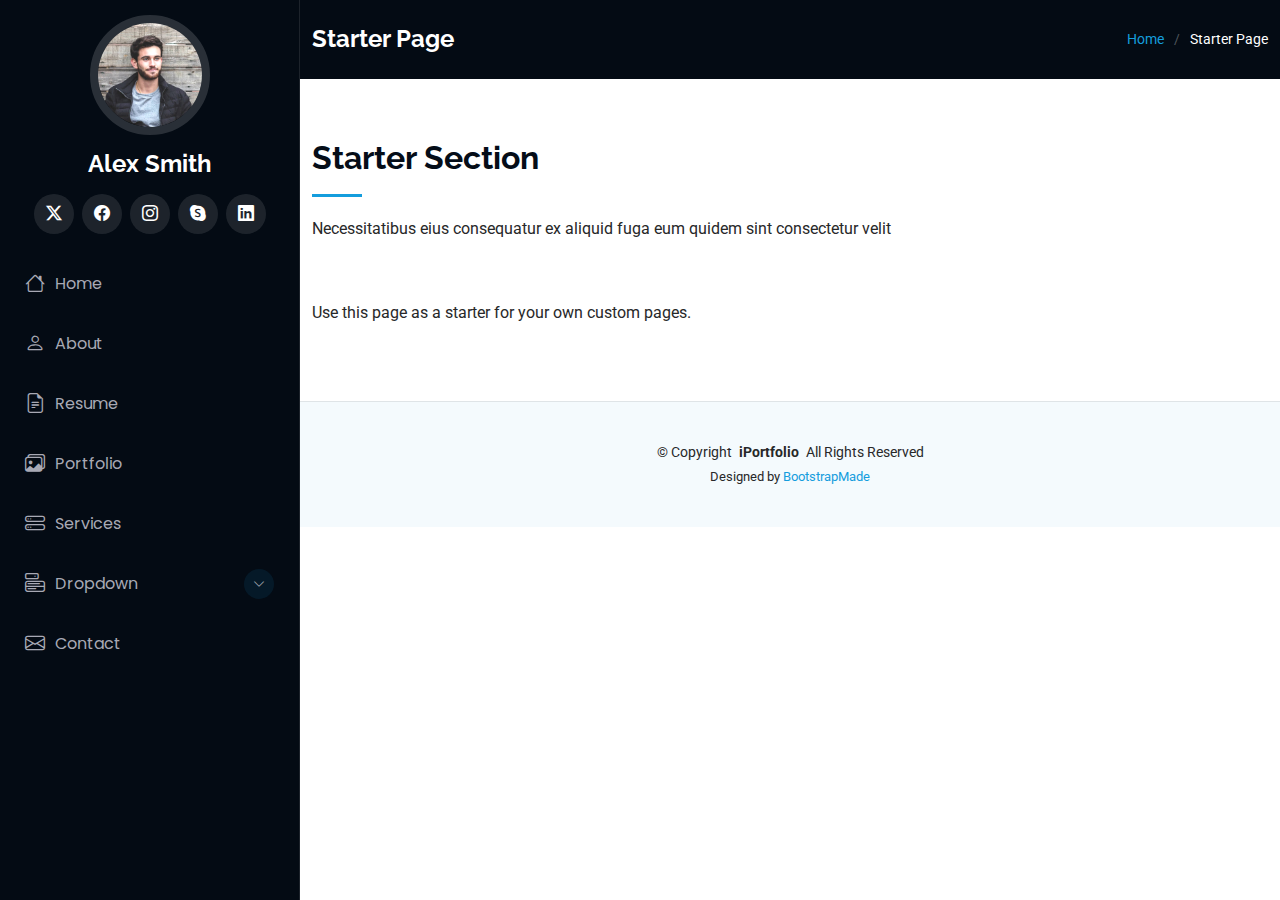
<file: starter-page.html>
<!DOCTYPE html>
<html lang="en">

<head>
  <meta charset="utf-8">
  <meta content="width=device-width, initial-scale=1.0" name="viewport">
  <title>Starter Page - iPortfolio Bootstrap Template</title>
  <meta content="" name="description">
  <meta content="" name="keywords">

  <!-- Favicons -->
  <link href="assets/img/favicon.png" rel="icon">
  <link href="assets/img/apple-touch-icon.png" rel="apple-touch-icon">

  <!-- Fonts -->
  <link href="https://fonts.googleapis.com" rel="preconnect">
  <link href="https://fonts.gstatic.com" rel="preconnect" crossorigin>
  <link href="https://fonts.googleapis.com/css2?family=Roboto:ital,wght@0,100;0,300;0,400;0,500;0,700;0,900;1,100;1,300;1,400;1,500;1,700;1,900&family=Poppins:ital,wght@0,100;0,200;0,300;0,400;0,500;0,600;0,700;0,800;0,900;1,100;1,200;1,300;1,400;1,500;1,600;1,700;1,800;1,900&family=Raleway:ital,wght@0,100;0,200;0,300;0,400;0,500;0,600;0,700;0,800;0,900;1,100;1,200;1,300;1,400;1,500;1,600;1,700;1,800;1,900&display=swap" rel="stylesheet">

  <!-- Vendor CSS Files -->
  <link href="assets/vendor/bootstrap/css/bootstrap.min.css" rel="stylesheet">
  <link href="assets/vendor/bootstrap-icons/bootstrap-icons.css" rel="stylesheet">
  <link href="assets/vendor/aos/aos.css" rel="stylesheet">
  <link href="assets/vendor/glightbox/css/glightbox.min.css" rel="stylesheet">
  <link href="assets/vendor/swiper/swiper-bundle.min.css" rel="stylesheet">

  <!-- Main CSS File -->
  <link href="assets/css/main.css" rel="stylesheet">

  <!-- =======================================================
  * Template Name: iPortfolio
  * Template URL: https://bootstrapmade.com/iportfolio-bootstrap-portfolio-websites-template/
  * Updated: Jun 29 2024 with Bootstrap v5.3.3
  * Author: BootstrapMade.com
  * License: https://bootstrapmade.com/license/
  ======================================================== -->
</head>

<body class="starter-page-page">

  <header id="header" class="header dark-background d-flex flex-column">
    <i class="header-toggle d-xl-none bi bi-list"></i>

    <div class="profile-img">
      <img src="assets/img/my-profile-img.jpg" alt="" class="img-fluid rounded-circle">
    </div>

    <a href="index.html" class="logo d-flex align-items-center justify-content-center">
      <!-- Uncomment the line below if you also wish to use an image logo -->
      <!-- <img src="assets/img/logo.png" alt=""> -->
      <h1 class="sitename">Alex Smith</h1>
    </a>

    <div class="social-links text-center">
      <a href="#" class="twitter"><i class="bi bi-twitter-x"></i></a>
      <a href="#" class="facebook"><i class="bi bi-facebook"></i></a>
      <a href="#" class="instagram"><i class="bi bi-instagram"></i></a>
      <a href="#" class="google-plus"><i class="bi bi-skype"></i></a>
      <a href="#" class="linkedin"><i class="bi bi-linkedin"></i></a>
    </div>

    <nav id="navmenu" class="navmenu">
      <ul>
        <li><a href="#hero"><i class="bi bi-house navicon"></i>Home</a></li>
        <li><a href="#about"><i class="bi bi-person navicon"></i> About</a></li>
        <li><a href="#resume"><i class="bi bi-file-earmark-text navicon"></i> Resume</a></li>
        <li><a href="#portfolio"><i class="bi bi-images navicon"></i> Portfolio</a></li>
        <li><a href="#services"><i class="bi bi-hdd-stack navicon"></i> Services</a></li>
        <li class="dropdown"><a href="#"><i class="bi bi-menu-button navicon"></i> <span>Dropdown</span> <i class="bi bi-chevron-down toggle-dropdown"></i></a>
          <ul>
            <li><a href="#">Dropdown 1</a></li>
            <li class="dropdown"><a href="#"><span>Deep Dropdown</span> <i class="bi bi-chevron-down toggle-dropdown"></i></a>
              <ul>
                <li><a href="#">Deep Dropdown 1</a></li>
                <li><a href="#">Deep Dropdown 2</a></li>
                <li><a href="#">Deep Dropdown 3</a></li>
                <li><a href="#">Deep Dropdown 4</a></li>
                <li><a href="#">Deep Dropdown 5</a></li>
              </ul>
            </li>
            <li><a href="#">Dropdown 2</a></li>
            <li><a href="#">Dropdown 3</a></li>
            <li><a href="#">Dropdown 4</a></li>
          </ul>
        </li>
        <li><a href="#contact"><i class="bi bi-envelope navicon"></i> Contact</a></li>
      </ul>
    </nav>

  </header>

  <main class="main">

    <!-- Page Title -->
    <div class="page-title dark-background">
      <div class="container d-lg-flex justify-content-between align-items-center">
        <h1 class="mb-2 mb-lg-0">Starter Page</h1>
        <nav class="breadcrumbs">
          <ol>
            <li><a href="index.html">Home</a></li>
            <li class="current">Starter Page</li>
          </ol>
        </nav>
      </div>
    </div><!-- End Page Title -->

    <!-- Starter Section Section -->
    <section id="starter-section" class="starter-section section">

      <!-- Section Title -->
      <div class="container section-title" data-aos="fade-up">
        <h2>Starter Section</h2>
        <p>Necessitatibus eius consequatur ex aliquid fuga eum quidem sint consectetur velit</p>
      </div><!-- End Section Title -->

      <div class="container" data-aos="fade-up">
        <p>Use this page as a starter for your own custom pages.</p>
      </div>

    </section><!-- /Starter Section Section -->

  </main>

  <footer id="footer" class="footer position-relative light-background">

    <div class="container">
      <div class="copyright text-center ">
        <p>© <span>Copyright</span> <strong class="px-1 sitename">iPortfolio</strong> <span>All Rights Reserved</span></p>
      </div>
      <div class="credits">
        <!-- All the links in the footer should remain intact. -->
        <!-- You can delete the links only if you've purchased the pro version. -->
        <!-- Licensing information: https://bootstrapmade.com/license/ -->
        <!-- Purchase the pro version with working PHP/AJAX contact form: [buy-url] -->
        Designed by <a href="https://bootstrapmade.com/">BootstrapMade</a>
      </div>
    </div>

  </footer>

  <!-- Scroll Top -->
  <a href="#" id="scroll-top" class="scroll-top d-flex align-items-center justify-content-center"><i class="bi bi-arrow-up-short"></i></a>

  <!-- Preloader -->
  <div id="preloader"></div>

  <!-- Vendor JS Files -->
  <script src="assets/vendor/bootstrap/js/bootstrap.bundle.min.js"></script>
  <script src="assets/vendor/php-email-form/validate.js"></script>
  <script src="assets/vendor/aos/aos.js"></script>
  <script src="assets/vendor/typed.js/typed.umd.js"></script>
  <script src="assets/vendor/purecounter/purecounter_vanilla.js"></script>
  <script src="assets/vendor/waypoints/noframework.waypoints.js"></script>
  <script src="assets/vendor/glightbox/js/glightbox.min.js"></script>
  <script src="assets/vendor/imagesloaded/imagesloaded.pkgd.min.js"></script>
  <script src="assets/vendor/isotope-layout/isotope.pkgd.min.js"></script>
  <script src="assets/vendor/swiper/swiper-bundle.min.js"></script>

  <!-- Main JS File -->
  <script src="assets/js/main.js"></script>

</body>

</html>
</file>
<file: assets/css/main.css>
/**
* Template Name: iPortfolio
* Template URL: https://bootstrapmade.com/iportfolio-bootstrap-portfolio-websites-template/
* Updated: Jun 29 2024 with Bootstrap v5.3.3
* Author: BootstrapMade.com
* License: https://bootstrapmade.com/license/
*/

/*--------------------------------------------------------------
# Font & Color Variables
# Help: https://bootstrapmade.com/color-system/
--------------------------------------------------------------*/
/* Fonts */
:root {
  --default-font: "Roboto", system-ui, -apple-system, "Segoe UI", Roboto, "Helvetica Neue", Arial, "Noto Sans", "Liberation Sans", sans-serif, "Apple Color Emoji", "Segoe UI Emoji", "Segoe UI Symbol", "Noto Color Emoji";
  --heading-font: "Raleway", sans-serif;
  --nav-font: "Poppins", sans-serif;
}

/* Global Colors - The following color variables are used throughout the website. Updating them here will change the color scheme of the entire website */
:root {
  --background-color: #ffffff;
  /* Background color for the entire website, including individual sections */
  --default-color: #272829;
  /* Default color used for the majority of the text content across the entire website */
  --heading-color: #050d18;
  /* Color for headings, subheadings and title throughout the website */
  --accent-color: #149ddd;
  /* Accent color that represents your brand on the website. It's used for buttons, links, and other elements that need to stand out */
  --surface-color: #ffffff;
  /* The surface color is used as a background of boxed elements within sections, such as cards, icon boxes, or other elements that require a visual separation from the global background. */
  --contrast-color: #ffffff;
  /* Contrast color for text, ensuring readability against backgrounds of accent, heading, or default colors. */
}

/* Nav Menu Colors - The following color variables are used specifically for the navigation menu. They are separate from the global colors to allow for more customization options */
:root {
  --nav-color: #a8a9b4;
  /* The default color of the main navmenu links */
  --nav-hover-color: #ffffff;
  /* Applied to main navmenu links when they are hovered over or active */
  --nav-mobile-background-color: #040b14;
  /* Used as the background color for mobile navigation menu */
  --nav-dropdown-background-color: #040b14;
  /* Used as the background color for dropdown items that appear when hovering over primary navigation items */
  --nav-dropdown-color: #a8a9b4;
  /* Used for navigation links of the dropdown items in the navigation menu. */
  --nav-dropdown-hover-color: #ffffff;
  /* Similar to --nav-hover-color, this color is applied to dropdown navigation links when they are hovered over. */
}

/* Color Presets - These classes override global colors when applied to any section or element, providing reuse of the sam color scheme. */

.light-background {
  --background-color: #f4fafd;
  --surface-color: #ffffff;
}

.dark-background {
  --background-color: #040b14;
  --default-color: #ffffff;
  --heading-color: #ffffff;
  --surface-color: #151f2b;
  --contrast-color: #ffffff;
}

.forest-deep-background {
  /* Fondo principal: verde pino profundo */
  --background-color: #0b2612; /* Verde bosque oscuro intenso */

  /* Superficie: marrón chocolate profundo para elementos destacados */
  --surface-color: #4a3222; /* Marrón oscuro cálido como la corteza húmeda de un árbol */

  /* Texto por defecto: beige profundo para un contraste claro pero no brillante */
  --default-color: #e0d3b8; /* Beige terroso cálido inspirado en hojas secas y musgo seco */

  /* Títulos: verde esmeralda oscuro para resaltar encabezados */
  --heading-color: #3e7045; /* Verde vibrante como las hojas iluminadas por luz tenue */

  /* Colores de acento: toques de ámbar cálido y cobre */
  --contrast-color: #ff914d; /* Naranja ámbar vibrante inspirado en hojas otoñales */
  --highlight-color: #c97c4f; /* Cobre oscuro para detalles y botones */

  /* Bordes y líneas: marrón oscuro para una definición clara */
  --border-color: #36251a; /* Marrón profundo con matices rojizos */

  /* Sombras: más densas para mayor dramatismo */
  --shadow-color: rgba(0, 0, 0, 0.7); /* Sombras intensas para profundidad */
}




/* Smooth scroll */
:root {
  scroll-behavior: smooth;
}

/*--------------------------------------------------------------
# General Styling & Shared Classes
--------------------------------------------------------------*/
body {
  color: var(--default-color);
  background-color: var(--background-color);
  font-family: var(--default-font);
}

a {
  color: var(--accent-color);
  text-decoration: none;
  transition: 0.3s;
}

a:hover {
  color: color-mix(in srgb, var(--accent-color), transparent 25%);
  text-decoration: none;
}

h1,
h2,
h3,
h4,
h5,
h6 {
  color: var(--heading-color);
  font-family: var(--heading-font);
}

/* PHP Email Form Messages
------------------------------*/
.php-email-form .error-message {
  display: none;
  background: #df1529;
  color: #ffffff;
  text-align: left;
  padding: 15px;
  margin-bottom: 24px;
  font-weight: 600;
}

.php-email-form .sent-message {
  display: none;
  color: #ffffff;
  background: #059652;
  text-align: center;
  padding: 15px;
  margin-bottom: 24px;
  font-weight: 600;
}

.php-email-form .loading {
  display: none;
  background: var(--surface-color);
  text-align: center;
  padding: 15px;
  margin-bottom: 24px;
}

.php-email-form .loading:before {
  content: "";
  display: inline-block;
  border-radius: 50%;
  width: 24px;
  height: 24px;
  margin: 0 10px -6px 0;
  border: 3px solid var(--accent-color);
  border-top-color: var(--surface-color);
  animation: php-email-form-loading 1s linear infinite;
}

@keyframes php-email-form-loading {
  0% {
    transform: rotate(0deg);
  }

  100% {
    transform: rotate(360deg);
  }
}

/*--------------------------------------------------------------
# Global Header
--------------------------------------------------------------*/
.header {
  color: var(--default-color);
  background-color: var(--background-color);
  position: fixed;
  top: 0;
  left: 0;
  bottom: 0;
  padding: 0 15px;
  width: 300px;
  transition: all ease-in-out 0.3s;
  overflow-y: auto;
  z-index: 997;
  border-right: 1px solid color-mix(in srgb, var(--default-color), transparent 90%);
}

.header .profile-img img {
  margin: 15px auto;
  display: block;
  width: 120px;
  border: 8px solid color-mix(in srgb, var(--default-color), transparent 85%);
}

.header .logo {
  line-height: 1;
  margin-bottom: 15px;
}

.header .logo img {
  max-height: 32px;
  margin-right: 8px;
}

.header .logo h1 {
  font-size: 24px;
  margin: 0;
  font-weight: 700;
  color: var(--heading-color);
}

.header .social-links {
  margin: 0 0 20px 0;
}

.header .social-links a {
  font-size: 16px;
  display: inline-flex;
  align-items: center;
  justify-content: center;
  background: color-mix(in srgb, var(--default-color), transparent 90%);
  color: var(--default-color);
  margin: 0 2px;
  border-radius: 50%;
  text-align: center;
  width: 40px;
  height: 40px;
  transition: 0.3s;
}

.header .social-links a:hover {
  color: var(--contrast-color);
  background: var(--accent-color);
}

@media (min-width: 1200px) {

  .header~main,
  .header~#footer {
    margin-left: 300px;
  }
}

@media (max-width: 1199px) {
  .header {
    left: -100%;
  }
}

.header.header-show {
  left: 0;
}

.header .header-toggle {
  color: var(--contrast-color);
  background-color: var(--accent-color);
  font-size: 22px;
  display: flex;
  align-items: center;
  justify-content: center;
  width: 40px;
  height: 40px;
  border-radius: 50%;
  cursor: pointer;
  position: fixed;
  top: 15px;
  right: 15px;
  z-index: 9999;
  transition: background-color 0.3s;
}

.header .header-toggle:hover {
  color: var(--contrast-color);
  background-color: color-mix(in srgb, var(--accent-color) 90%, white 15%);
}

/*--------------------------------------------------------------
# Navigation Menu
--------------------------------------------------------------*/
.mobile-nav-toggle {
  display: none;
}

.navmenu {
  padding: 0;
  z-index: 9997;
}

.navmenu ul {
  list-style: none;
  padding: 0 0 20px 0;
  margin: 0;
}

.navmenu a,
.navmenu a:focus {
  color: var(--nav-color);
  padding: 15px 10px;
  font-family: var(--nav-font);
  font-size: 16px;
  font-weight: 400;
  display: flex;
  align-items: center;
  white-space: nowrap;
  transition: 0.3s;
  width: 100%;
}

.navmenu a .navicon,
.navmenu a:focus .navicon {
  font-size: 20px;
  margin-right: 10px;
}

.navmenu a .toggle-dropdown,
.navmenu a:focus .toggle-dropdown {
  font-size: 12px;
  line-height: 0;
  margin-left: auto;
  width: 30px;
  height: 30px;
  display: flex;
  align-items: center;
  justify-content: center;
  border-radius: 50%;
  transition: 0.3s;
  flex-shrink: 0;
  background-color: color-mix(in srgb, var(--accent-color), transparent 90%);
}

.navmenu a .toggle-dropdown:hover,
.navmenu a:focus .toggle-dropdown:hover {
  background-color: var(--accent-color);
  color: var(--contrast-color);
}

.navmenu a:hover,
.navmenu .active,
.navmenu .active:focus {
  color: var(--nav-hover-color);
}

.navmenu a:hover .navicon,
.navmenu .active .navicon,
.navmenu .active:focus .navicon {
  color: var(--accent-color);
}

.navmenu .active .toggle-dropdown,
.navmenu .active:focus .toggle-dropdown {
  background-color: var(--accent-color);
  color: var(--contrast-color);
  transform: rotate(180deg);
}

.navmenu .dropdown {
  display: block;
}

.navmenu .dropdown a,
.navmenu .dropdown a:focus {
  color: --nav-dropdown-color;
}

.navmenu .dropdown a:hover,
.navmenu .dropdown .active,
.navmenu .dropdown .active:focus {
  color: var(--nav-dropdown-hover-color);
}

.navmenu .dropdown ul {
  position: static;
  display: none;
  z-index: 99;
  padding: 5px 10px;
  margin: 5px 10px;
  background-color: var(--nav-dropdown-background-color);
  border: 1px solid color-mix(in srgb, var(--default-color), transparent 90%);
  box-shadow: none;
  transition: all 0.5s ease-in-out;
}

.navmenu .dropdown ul ul {
  background-color: rgba(33, 37, 41, 0.1);
}

.navmenu .dropdown>.dropdown-active {
  display: block;
  background-color: rgba(33, 37, 41, 0.03);
}

/*--------------------------------------------------------------
# Global Footer
--------------------------------------------------------------*/
.footer {
  color: var(--default-color);
  background-color: var(--background-color);
  font-size: 14px;
  padding: 40px 0;
  position: relative;
  border-top: 1px solid color-mix(in srgb, var(--default-color), transparent 90%);
}

.footer .copyright p {
  margin-bottom: 0;
}

.footer .credits {
  margin-top: 4px;
  font-size: 13px;
  text-align: center;
}

/*--------------------------------------------------------------
# Preloader
--------------------------------------------------------------*/
#preloader {
  position: fixed;
  inset: 0;
  z-index: 999999;
  overflow: hidden;
  background: var(--background-color);
  transition: all 0.6s ease-out;
}

#preloader:before {
  content: "";
  position: fixed;
  top: calc(50% - 30px);
  left: calc(50% - 30px);
  border: 6px solid #ffffff;
  border-color: var(--accent-color) transparent var(--accent-color) transparent;
  border-radius: 50%;
  width: 60px;
  height: 60px;
  animation: animate-preloader 1.5s linear infinite;
}

@keyframes animate-preloader {
  0% {
    transform: rotate(0deg);
  }

  100% {
    transform: rotate(360deg);
  }
}

/*--------------------------------------------------------------
# Scroll Top Button
--------------------------------------------------------------*/
.scroll-top {
  position: fixed;
  visibility: hidden;
  opacity: 0;
  right: 15px;
  bottom: -15px;
  z-index: 99999;
  background-color: var(--accent-color);
  width: 44px;
  height: 44px;
  border-radius: 50px;
  transition: all 0.4s;
}

.scroll-top i {
  font-size: 24px;
  color: var(--contrast-color);
  line-height: 0;
}

.scroll-top:hover {
  background-color: color-mix(in srgb, var(--accent-color), transparent 20%);
  color: var(--contrast-color);
}

.scroll-top.active {
  visibility: visible;
  opacity: 1;
  bottom: 15px;
}

/*--------------------------------------------------------------
# Disable aos animation delay on mobile devices
--------------------------------------------------------------*/
@media screen and (max-width: 768px) {
  [data-aos-delay] {
    transition-delay: 0 !important;
  }
}

/*--------------------------------------------------------------
# Global Page Titles & Breadcrumbs
--------------------------------------------------------------*/
.page-title {
  color: var(--default-color);
  background-color: var(--background-color);
  padding: 25px 0;
  position: relative;
}

.page-title h1 {
  font-size: 24px;
  font-weight: 700;
}

.page-title .breadcrumbs ol {
  display: flex;
  flex-wrap: wrap;
  list-style: none;
  padding: 0;
  margin: 0;
  font-size: 14px;
  font-weight: 400;
}

.page-title .breadcrumbs ol li+li {
  padding-left: 10px;
}

.page-title .breadcrumbs ol li+li::before {
  content: "/";
  display: inline-block;
  padding-right: 10px;
  color: color-mix(in srgb, var(--default-color), transparent 70%);
}

/*--------------------------------------------------------------
# Global Sections
--------------------------------------------------------------*/
section,
.section {
  color: var(--default-color);
  background-color: var(--background-color);
  padding: 60px 0;
  overflow: clip;
}

/*--------------------------------------------------------------
# Global Section Titles
--------------------------------------------------------------*/
.section-title {
  padding-bottom: 60px;
  position: relative;
}

.section-title h2 {
  font-size: 32px;
  font-weight: 700;
  margin-bottom: 20px;
  padding-bottom: 20px;
  position: relative;
}

.section-title h2:after {
  content: "";
  position: absolute;
  display: block;
  width: 50px;
  height: 3px;
  background: var(--accent-color);
  left: 0;
  bottom: 0;
}

.section-title p {
  margin-bottom: 0;
}

/*--------------------------------------------------------------
# Hero Section
--------------------------------------------------------------*/
.hero {
  width: 100%;
  min-height: 100vh;
  position: relative;
  padding: 80px 0;
  display: flex;
  align-items: center;
  justify-content: center;
}

.hero img {
  position: absolute;
  inset: 0;
  display: block;
  width: 100%;
  height: 100%;
  object-fit: cover;
  z-index: 1;
}

.hero:before {
  content: "";
  background: color-mix(in srgb, var(--background-color), transparent 70%);
  position: absolute;
  inset: 0;
  z-index: 2;
}

.hero .container {
  position: relative;
  z-index: 3;
}

.hero h2 {
  margin: 0;
  font-size: 64px;
  font-weight: 700;
}

.hero p {
  margin: 5px 0 0 0;
  font-size: 26px;
}

.hero p span {
  letter-spacing: 1px;
  border-bottom: 2px solid var(--accent-color);
}

.hero .social-links {
  margin-top: 25px;
}

.hero .social-links a {
  font-size: 24px;
  display: inline-block;
  color: color-mix(in srgb, var(--default-color), transparent 50%);
  line-height: 1;
  margin-right: 20px;
  transition: 0.3s;
}

.hero .social-links a:hover {
  color: var(--accent-color);
}

@media (max-width: 768px) {
  .hero h2 {
    font-size: 32px;
  }

  .hero p {
    font-size: 20px;
  }
}

/*--------------------------------------------------------------
# About Section
--------------------------------------------------------------*/
.about .content h2 {
  font-weight: 700;
  font-size: 24px;
}

.about .content ul {
  list-style: none;
  padding: 0;
}

.about .content ul li {
  margin-bottom: 20px;
  display: flex;
  align-items: center;
}

.about .content ul strong {
  margin-right: 10px;
}

.about .content ul i {
  font-size: 16px;
  margin-right: 5px;
  color: var(--accent-color);
  line-height: 0;
}

/*--------------------------------------------------------------
# Stats Section
--------------------------------------------------------------*/
.stats .stats-item {
  padding: 30px;
  width: 100%;
}

.stats .stats-item i {
  color: var(--accent-color);
  display: block;
  font-size: 44px;
  float: left;
  line-height: 0;
}

.stats .stats-item .purecounter {
  color: var(--heading-color);
  font-size: 48px;
  line-height: 40px;
  display: block;
  font-weight: 700;
  margin-left: 60px;
}

.stats .stats-item p {
  color: color-mix(in srgb, var(--default-color), transparent 40%);
  padding: 15px 0 0 0;
  margin: 0 0 0 60px;
  font-family: var(--heading-font);
  font-size: 14px;
}

/*--------------------------------------------------------------
# Skills Section
--------------------------------------------------------------*/
.skills .progress {
  height: 60px;
  display: block;
  background: none;
  border-radius: 0;
}

.skills .progress .skill {
  color: var(--heading-color);
  padding: 0;
  margin: 0 0 6px 0;
  text-transform: uppercase;
  display: block;
  font-weight: 600;
  font-family: var(--heading-font);
}

.skills .progress .skill .val {
  float: right;
  font-style: normal;
}

.skills .progress-bar-wrap {
  background: color-mix(in srgb, var(--default-color), transparent 90%);
  height: 10px;
}

.skills .progress-bar {
  width: 1px;
  height: 10px;
  transition: 0.9s;
  background-color: var(--accent-color);
}

/*--------------------------------------------------------------
# Resume Section
--------------------------------------------------------------*/
.resume .resume-title {
  color: var(--heading-color);
  font-size: 26px;
  font-weight: 700;
  margin-top: 20px;
  margin-bottom: 20px;
}

.resume .resume-item {
  padding: 0 0 20px 20px;
  margin-top: -2px;
  border-left: 2px solid var(--accent-color);
  position: relative;
}

.resume .resume-item h4 {
  line-height: 18px;
  font-size: 18px;
  font-weight: 600;
  text-transform: uppercase;
  color: color-mix(in srgb, var(--default-color), transparent 20%);
  margin-bottom: 10px;
}

.resume .resume-item h5 {
  font-size: 16px;
  padding: 5px 15px;
  display: inline-block;
  font-weight: 600;
  margin-bottom: 10px;
}

.resume .resume-item ul {
  padding-left: 20px;
}

.resume .resume-item ul li {
  padding-bottom: 10px;
}

.resume .resume-item:last-child {
  padding-bottom: 0;
}

.resume .resume-item::before {
  content: "";
  position: absolute;
  width: 16px;
  height: 16px;
  border-radius: 50px;
  left: -9px;
  top: 0;
  background: var(--background-color);
  border: 2px solid var(--accent-color);
}

/*--------------------------------------------------------------
# Portfolio Section
--------------------------------------------------------------*/
.portfolio .portfolio-filters {
  padding: 0;
  margin: 0 auto 20px auto;
  list-style: none;
  text-align: center;
}

.portfolio .portfolio-filters li {
  cursor: pointer;
  display: inline-block;
  padding: 0;
  font-size: 14px;
  font-weight: 400;
  margin: 0 10px;
  line-height: 1;
  text-transform: uppercase;
  margin-bottom: 10px;
  transition: all 0.3s ease-in-out;
}

.portfolio .portfolio-filters li:hover,
.portfolio .portfolio-filters li.filter-active {
  color: var(--accent-color);
}

.portfolio .portfolio-filters li:first-child {
  margin-left: 0;
}

.portfolio .portfolio-filters li:last-child {
  margin-right: 0;
}

@media (max-width: 575px) {
  .portfolio .portfolio-filters li {
    font-size: 14px;
    margin: 0 5px;
  }
}

.portfolio .portfolio-content {
  position: relative;
  overflow: hidden;
}

.portfolio .portfolio-content img {
  transition: 0.3s;
}

.portfolio .portfolio-content .portfolio-info {
  opacity: 0;
  position: absolute;
  inset: 0;
  z-index: 3;
  transition: all ease-in-out 0.3s;
  background: rgba(0, 0, 0, 0.6);
  padding: 15px;
}

.portfolio .portfolio-content .portfolio-info h4 {
  font-size: 14px;
  padding: 5px 10px;
  font-weight: 400;
  color: #ffffff;
  display: inline-block;
  background-color: var(--accent-color);
}

.portfolio .portfolio-content .portfolio-info p {
  position: absolute;
  bottom: 10px;
  text-align: center;
  display: inline-block;
  left: 0;
  right: 0;
  font-size: 16px;
  font-weight: 600;
  color: rgba(255, 255, 255, 0.8);
}

.portfolio .portfolio-content .portfolio-info .preview-link,
.portfolio .portfolio-content .portfolio-info .details-link {
  position: absolute;
  left: calc(50% - 40px);
  font-size: 26px;
  top: calc(50% - 14px);
  color: #fff;
  transition: 0.3s;
  line-height: 1.2;
}

.portfolio .portfolio-content .portfolio-info .preview-link:hover,
.portfolio .portfolio-content .portfolio-info .details-link:hover {
  color: var(--accent-color);
}

.portfolio .portfolio-content .portfolio-info .details-link {
  left: 50%;
  font-size: 34px;
  line-height: 0;
}

.portfolio .portfolio-content:hover .portfolio-info {
  opacity: 1;
}

.portfolio .portfolio-content:hover img {
  transform: scale(1.1);
}

/*--------------------------------------------------------------
# Services Section
--------------------------------------------------------------*/
.services .service-item {
  position: relative;
}

.services .service-item .icon {
  background: var(--accent-color);
  display: flex;
  align-items: center;
  justify-content: center;
  width: 54px;
  height: 54px;
  border-radius: 50%;
  transition: 0.5s;
  border: 1px solid var(--accent-color);
  margin-right: 20px;
}

.services .service-item .icon i {
  color: var(--contrast-color);
  font-size: 24px;
  line-height: 0;
}

.services .service-item:hover .icon {
  background: var(--surface-color);
}

.services .service-item:hover .icon i {
  color: var(--accent-color);
}

.services .service-item .title {
  font-weight: 700;
  margin-bottom: 15px;
  font-size: 18px;
}

.services .service-item .title a {
  color: var(--heading-color);
}

.services .service-item .title a:hover {
  color: var(--accent-color);
}

.services .service-item .description {
  line-height: 24px;
  font-size: 14px;
}

/*--------------------------------------------------------------
# Testimonials Section
--------------------------------------------------------------*/
.testimonials .testimonials-carousel,
.testimonials .testimonials-slider {
  overflow: hidden;
}

.testimonials .testimonial-item {
  box-sizing: content-box;
  text-align: center;
  min-height: 320px;
}

.testimonials .testimonial-item .testimonial-img {
  width: 90px;
  border-radius: 50%;
  margin: 0 auto;
}

.testimonials .testimonial-item h3 {
  font-size: 18px;
  font-weight: bold;
  margin: 10px 0 5px 0;
}

.testimonials .testimonial-item h4 {
  font-size: 14px;
  color: color-mix(in srgb, var(--default-color), transparent 20%);
  margin: 0;
}

.testimonials .testimonial-item .quote-icon-left,
.testimonials .testimonial-item .quote-icon-right {
  color: color-mix(in srgb, var(--accent-color), transparent 40%);
  font-size: 26px;
  line-height: 0;
}

.testimonials .testimonial-item .quote-icon-left {
  display: inline-block;
  left: -5px;
  position: relative;
}

.testimonials .testimonial-item .quote-icon-right {
  display: inline-block;
  right: -5px;
  position: relative;
  top: 10px;
  transform: scale(-1, -1);
}

.testimonials .testimonial-item p {
  font-style: italic;
  margin: 0 15px 15px 15px;
  padding: 20px;
  background-color: var(--surface-color);
  position: relative;
  margin-bottom: 35px;
  border-radius: 6px;
  box-shadow: 0px 2px 15px rgba(0, 0, 0, 0.1);
}

.testimonials .testimonial-item p::after {
  content: "";
  width: 0;
  height: 0;
  border-top: 20px solid var(--surface-color);
  border-right: 20px solid transparent;
  border-left: 20px solid transparent;
  position: absolute;
  bottom: -20px;
  left: calc(50% - 20px);
}

.testimonials .swiper-wrapper {
  height: auto;
}

.testimonials .swiper-pagination {
  margin-top: 40px;
  position: relative;
}

.testimonials .swiper-pagination .swiper-pagination-bullet {
  width: 12px;
  height: 12px;
  background-color: var(--background-color);
  opacity: 1;
  border: 1px solid var(--accent-color);
}

.testimonials .swiper-pagination .swiper-pagination-bullet-active {
  background-color: var(--accent-color);
}

/*--------------------------------------------------------------
# Contact Section
--------------------------------------------------------------*/
.contact .info-wrap {
  background-color: var(--surface-color);
  box-shadow: 0px 0px 20px rgba(0, 0, 0, 0.1);
  padding: 30px;
}

@media (max-width: 575px) {
  .contact .info-wrap {
    padding: 20px;
  }
}

.contact .info-item {
  margin-bottom: 40px;
}

.contact .info-item i {
  font-size: 20px;
  color: var(--accent-color);
  background: color-mix(in srgb, var(--accent-color), transparent 92%);
  width: 44px;
  height: 44px;
  display: flex;
  justify-content: center;
  align-items: center;
  border-radius: 50px;
  transition: all 0.3s ease-in-out;
  margin-right: 15px;
}

.contact .info-item h3 {
  padding: 0;
  font-size: 18px;
  font-weight: 700;
  margin-bottom: 5px;
}

.contact .info-item p {
  padding: 0;
  margin-bottom: 0;
  font-size: 14px;
}

.contact .info-item:hover i {
  background: var(--accent-color);
  color: var(--contrast-color);
}

.contact .php-email-form {
  background-color: var(--surface-color);
  height: 100%;
  padding: 30px;
  box-shadow: 0px 0px 20px rgba(0, 0, 0, 0.1);
}

@media (max-width: 575px) {
  .contact .php-email-form {
    padding: 20px;
  }
}

.contact .php-email-form input[type=text],
.contact .php-email-form input[type=email],
.contact .php-email-form textarea {
  font-size: 14px;
  padding: 10px 15px;
  box-shadow: none;
  border-radius: 0;
  color: var(--default-color);
  background-color: var(--surface-color);
  border-color: color-mix(in srgb, var(--default-color), transparent 80%);
}

.contact .php-email-form input[type=text]:focus,
.contact .php-email-form input[type=email]:focus,
.contact .php-email-form textarea:focus {
  border-color: var(--accent-color);
}

.contact .php-email-form input[type=text]::placeholder,
.contact .php-email-form input[type=email]::placeholder,
.contact .php-email-form textarea::placeholder {
  color: color-mix(in srgb, var(--default-color), transparent 70%);
}

.contact .php-email-form button[type=submit] {
  color: var(--contrast-color);
  background: var(--accent-color);
  border: 0;
  padding: 10px 30px;
  transition: 0.4s;
  border-radius: 50px;
}

.contact .php-email-form button[type=submit]:hover {
  background: color-mix(in srgb, var(--accent-color), transparent 25%);
}

/*--------------------------------------------------------------
# Portfolio Details Section
--------------------------------------------------------------*/
.portfolio-details .portfolio-details-slider img {
  width: 100%;
}

.portfolio-details .portfolio-details-slider .swiper-pagination {
  margin-top: 20px;
  position: relative;
}

.portfolio-details .portfolio-details-slider .swiper-pagination .swiper-pagination-bullet {
  width: 12px;
  height: 12px;
  background-color: color-mix(in srgb, var(--default-color), transparent 85%);
  opacity: 1;
}

.portfolio-details .portfolio-details-slider .swiper-pagination .swiper-pagination-bullet-active {
  background-color: var(--accent-color);
}

.portfolio-details .portfolio-info {
  padding: 30px;
  box-shadow: 0px 0 30px rgba(0, 0, 0, 0.1);
}

.portfolio-details .portfolio-info h3 {
  font-size: 22px;
  font-weight: 700;
  margin-bottom: 20px;
  padding-bottom: 20px;
  border-bottom: 1px solid color-mix(in srgb, var(--default-color), transparent 85%);
}

.portfolio-details .portfolio-info ul {
  list-style: none;
  padding: 0;
  font-size: 15px;
}

.portfolio-details .portfolio-info ul li+li {
  margin-top: 10px;
}

.portfolio-details .portfolio-description {
  padding-top: 30px;
}

.portfolio-details .portfolio-description h2 {
  font-size: 26px;
  font-weight: 700;
  margin-bottom: 20px;
}

.portfolio-details .portfolio-description p {
  padding: 0;
  color: color-mix(in srgb, var(--default-color), transparent 30%);
}

/*--------------------------------------------------------------
# Service Details Section
--------------------------------------------------------------*/
.service-details .services-list {
  padding: 10px 30px;
  border: 1px solid color-mix(in srgb, var(--default-color), transparent 90%);
  margin-bottom: 20px;
}

.service-details .services-list a {
  display: block;
  line-height: 1;
  padding: 8px 0 8px 15px;
  border-left: 3px solid color-mix(in srgb, var(--default-color), transparent 70%);
  margin: 20px 0;
  color: color-mix(in srgb, var(--default-color), transparent 20%);
  transition: 0.3s;
}

.service-details .services-list a.active {
  color: var(--heading-color);
  font-weight: 700;
  border-color: var(--accent-color);
}

.service-details .services-list a:hover {
  border-color: var(--accent-color);
}

.service-details .services-img {
  margin-bottom: 20px;
}

.service-details h3 {
  font-size: 26px;
  font-weight: 700;
}

.service-details h4 {
  font-size: 20px;
  font-weight: 700;
}

.service-details p {
  font-size: 15px;
}

.service-details ul {
  list-style: none;
  padding: 0;
  font-size: 15px;
}

.service-details ul li {
  padding: 5px 0;
  display: flex;
  align-items: center;
}

.service-details ul i {
  font-size: 20px;
  margin-right: 8px;
  color: var(--accent-color);
}


/*--------------------------------------------------------------
# INVENTOS GASTON
--------------------------------------------------------------*/

.swiper-button-next,
.swiper-button-prev {
  color: #fff;
  /* Cambia el color de las flechas */
  background-color: #007bff;
  /* Color de fondo */
  border-radius: 50%;
  /* Hace las flechas redondas */
  width: 40px;
  height: 40px;
  display: flex;
  align-items: center;
  justify-content: center;
  box-shadow: 0 4px 6px rgba(0, 0, 0, 0.1);
  /* Sombra para las flechas */
  opacity: 0.8;
  transition: opacity 0.3s ease, transform 0.3s ease;
}

.swiper-button-next:hover,
.swiper-button-prev:hover {
  opacity: 1;
  /* Más visible al pasar el cursor */
  transform: scale(2.1);
  /* Aumenta ligeramente el tamaño al pasar el cursor */
}

.swiper-button-next::after,
.swiper-button-prev::after {
  font-size: 1rem;
  /* Tamaño del ícono */
  font-weight: bold;
}


.stars i {
  color: #f39c12;
  /* Color dorado para las estrellas */
  font-size: 1.2rem;
  /* Tamaño ajustable */
  margin-right: 2px;
  /* Espaciado entre estrellas */
}

.resume-item-container {
  display: flex;
  align-items: flex-start;
  /* Alinea verticalmente la imagen con el texto */
  gap: 1rem;
  /* Espacio entre la imagen y el texto */
  margin-bottom: 2rem;
  /* Espacio entre los elementos del currículum */
}

.image-container {
  flex-shrink: 0;
  /* Evita que la imagen cambie de tamaño */
}

.rounded-image {
  width: 70px;
  /* Tamaño del círculo */
  height: 70px;
  border-radius: 70%;
  /* Hace la imagen redondeada */
  object-fit: cover;
  /* Asegura que la imagen no se deforme */
  border: 2px solid #ddd;
  /* Borde opcional */
  box-shadow: 0 4px 6px rgba(0, 0, 0, 0.1);
  /* Sombra opcional */
}

.resume-content {
  flex: 1;
  /* Permite que el contenido textual ocupe el espacio restante */
}


.main-timeline {
  position: relative;
}

.main-timeline:before,
.main-timeline:after {
  content: "";
  display: block;
  width: 100%;
  clear: both;

}

.main-timeline:before {
  content: "";
  width: 3px;
  height: 100%;
  background: #bababa;
  position: absolute;
  top: 0;
  left: 50%;
}

.main-timeline .timeline {
  width: 50%;
  float: left;
  position: relative;
  z-index: 1;
}

.main-timeline .timeline:before,
.main-timeline .timeline:after {
  content: "";
  display: block;
  width: 100%;
  clear: both;
}

.main-timeline .timeline:first-child:before,
.main-timeline .timeline:last-child:before {
  content: "";
  width: 25px;
  height: 25px;
  border-radius: 50%;
  background: #fff;
  border: 4px solid rgba(211, 207, 205, 1);
  position: absolute;
  top: 0;
  right: -14px;
  z-index: 1;
}

.main-timeline .timeline:last-child:before {
  top: auto;
  bottom: 0;
}

.main-timeline .timeline:last-child:nth-child(even):before {
  right: auto;
  left: -12px;
  bottom: -2px;
}

.main-timeline .timeline-content {
  text-align: center;
  margin-top: 8px;
  position: relative;
  transition: all 0.3s ease 0s;
}

.main-timeline .timeline-content:before {
  content: "";
  width: 100%;
  height: 5px;
  background: rgba(211, 207, 205, 1);
  position: absolute;
  top: 88px;
  left: 0;
  z-index: -1;
}

.main-timeline .circle {
  width: 180px;
  height: 180px;
  border-radius: 50%;
  background: #fff;
  border: 8px solid rgba(211, 207, 205, 1);
  float: left;
  margin-right: 25px;
  position: relative;
  transition: transform 0.3s ease, background-color 0.3s ease, border-color 0.3s ease, box-shadow 0.3s ease;
  box-shadow: 0 4px 6px rgba(0, 0, 0, 0.1);
  /* Sombra ligera */
}

.main-timeline .circle:hover {
  transform: scale(1.3);
  /* Agranda el círculo al 110% */
  background: rgba(100, 149, 237, 0.5);
  /* Azul claro translúcido */
  border-color: rgba(11, 147, 3, 0.8);
  /* Azul acero translúcido */
  box-shadow: 0 8px 15px rgba(0, 0, 0, 0.2);
  /* Sombra más pronunciada */
}

.main-timeline .circle-link {
  display: inline-block; /* Asegura que el enlace se adapte al tamaño del círculo */
  text-decoration: none; /* Elimina subrayados predeterminados */
}

.main-timeline .circle-link:active .circle {
  transform: scale(1); /* Vuelve al tamaño original al presionar */
  background: rgba(100, 149, 237, 0.7); /* Color más sólido al hacer clic */
}

.main-timeline .circle:before {
  content: "";
  width: 26px;
  height: 30px;
  background: rgba(211, 207, 205, 1);
  margin: auto;
  position: absolute;
  top: 0;
  right: -33px;
  bottom: 0;
  z-index: -1;
  box-shadow: inset 7px 0 9px -7px #444;
}

.main-timeline .circle span {
  display: block;
  width: 100%;
  height: 100%;
  border-radius: 50%;
  line-height: 268px;
  font-size: 80px;
  color: #454344;
}

.main-timeline .circle span:before,
.main-timeline .circle span:after {
  content: "";
  width: 28px;
  height: 50px;
  background: #fff;
  border-radius: 0 0 0 21px;
  margin: auto;
  position: absolute;
  top: -54px;
  right: -33px;
  bottom: 0;
  z-index: -1;
}

.main-timeline .circle span:after {
  border-radius: 21px 0 0 0;
  top: 0;
  bottom: -56px;
}

.main-timeline .circle .img {
  vertical-align: initial;
  border-radius: 50%;
}

.circle img {
  width: 100%; /* Asegúrate de que la imagen ocupe todo el círculo */
  height: 100%; /* Recorta automáticamente para que encaje */
  object-fit: cover; /* Ajusta la imagen sin deformarla */
}

.main-timeline .content {
  display: table;
  padding-right: 40px;
  position: relative;
}

.main-timeline .year{
    display: block;
    padding: 10px;
    margin: 10px 0 50px 0;
    background: rgba(211,207,205,1);
    border-radius: 7px;
    font-size: 25px;
    color: #fff;
}
.main-timeline .title{
    font-size: 25px;
    font-weight: bold;
    color: rgb(194, 74, 15);
    margin-top: 0;
}
.main-timeline .description{
    font-size: 14px;
    /* color: #000000; */
    text-align: left;
}
.main-timeline .icon {
  width: 25px;
  height: 25px;
  border-radius: 50%;
  background: #fff;
  border: 4px solid rgba(211, 207, 205, 1);
  position: absolute;
  top: 78px;
  right: -14px;
}

.main-timeline .icon:before {
  content: "";
  width: 15px;
  height: 25px;
  background: rgba(211, 207, 205, 1);
  margin: auto;
  position: absolute;
  top: -1px;
  left: -15px;
  bottom: 0;
  z-index: -1;
}

.main-timeline .icon span:before,
.main-timeline .icon span:after {
  content: "";
  width: 21px;
  height: 25px;
  background: #fff;
  border-radius: 0 0 21px 0;
  margin: auto;
  position: absolute;
  top: -30px;
  left: -15px;
  bottom: 0;
  z-index: -1;
}

.main-timeline .icon span:after {
  border-radius: 0 21px 0 0;
  top: 0;
  left: -15px;
  bottom: -30px;
}

.main-timeline .timeline:nth-child(2n) .timeline-content,
.main-timeline .timeline:nth-child(2n) .circle {
  float: right;
}

.main-timeline .timeline:nth-child(2n) .circle {
  margin: 0 0 0 25px;
}

.main-timeline .timeline:nth-child(2n) .circle:before {
  right: auto;
  left: -33px;
  box-shadow: -7px 0 9px -7px #444 inset;
}

.main-timeline .timeline:nth-child(2n) .circle span:before,
.main-timeline .timeline:nth-child(2n) .circle span:after {
  right: auto;
  left: -33px;
  border-radius: 0 0 21px 0;
}

.main-timeline .timeline:nth-child(2n) .circle span:after {
  border-radius: 0 21px 0 0;
}

.main-timeline .timeline:nth-child(2n) .content {
  padding: 0 0 0 40px;
  margin-left: 2px;
}

.main-timeline .timeline:nth-child(2n) .icon {
  right: auto;
  left: -14px;
}

.main-timeline .timeline:nth-child(2n) .icon:before,
.main-timeline .timeline:nth-child(2n) .icon span:before,
.main-timeline .timeline:nth-child(2n) .icon span:after {
  left: auto;
  right: -15px;
}

.main-timeline .timeline:nth-child(2n) .icon span:before {
  border-radius: 0 0 0 21px;
}

.main-timeline .timeline:nth-child(2n) .icon span:after {
  border-radius: 21px 0 0 0;
}

.main-timeline .timeline:nth-child(2) {
  margin-top: 180px;
}

.main-timeline .timeline:nth-child(odd) {
  margin: -175px 0 0 0;
}

.main-timeline .timeline:nth-child(even) {
  margin-bottom: 180px;
}

.main-timeline .timeline:first-child,
.main-timeline .timeline:last-child:nth-child(even) {
  margin: 0;
}

@media only screen and (max-width: 990px) {
  .main-timeline:before {
    left: 100%;
  }

  .main-timeline .timeline {
    width: 100%;
    float: none;
    margin-bottom: 20px !important;
  }

  .main-timeline .timeline:first-child:before,
  .main-timeline .timeline:last-child:before {
    left: auto !important;
    right: -13px !important;
  }

  .main-timeline .timeline:nth-child(2n) .circle {
    float: left;
    margin: 0 25px 0 0;
  }

  .main-timeline .timeline:nth-child(2n) .circle:before {
    right: -33px;
    left: auto;
    box-shadow: 7px 0 9px -7px #444 inset;
  }

  .main-timeline .timeline:nth-child(2n) .circle span:before,
  .main-timeline .timeline:nth-child(2n) .circle span:after {
    right: -33px;
    left: auto;
    border-radius: 0 0 0 21px;
  }

  .main-timeline .timeline:nth-child(2n) .circle span:after {
    border-radius: 21px 0 0 0;
  }

  .main-timeline .timeline:nth-child(2n) .content {
    padding: 0 40px 0 0;
    margin-left: 0;
  }

  .main-timeline .timeline:nth-child(2n) .icon {
    right: -14px;
    left: auto;
  }

  .main-timeline .timeline:nth-child(2n) .icon:before,
  .main-timeline .timeline:nth-child(2n) .icon span:before,
  .main-timeline .timeline:nth-child(2n) .icon span:after {
    left: -15px;
    right: auto;
  }

  .main-timeline .timeline:nth-child(2n) .icon span:before {
    border-radius: 0 0 21px 0;
  }

  .main-timeline .timeline:nth-child(2n) .icon span:after {
    border-radius: 0 21px 0 0;
  }

  .main-timeline .timeline:nth-child(2),
  .main-timeline .timeline:nth-child(odd),
  .main-timeline .timeline:nth-child(even) {
    margin: 0;
  }
}

@media only screen and (max-width: 480px) {


  /* Línea del timeline */
  .main-timeline:before {
    left: 0; /* Línea vertical en el lado izquierdo */
    width: 3px; /* Ancho de la línea */
  }

  /* Configuración del timeline general */
  .main-timeline .timeline {
    width: 100%; /* Ocupa todo el ancho */
    float: none; /* Quita flotantes */
    margin-bottom: 30px; /* Espaciado uniforme entre items */
    position: relative; /* Necesario para posicionar los círculos pequeños */
  }

  /* Círculos al inicio y al final del timeline */
  .main-timeline .timeline:first-child:before,
  .main-timeline .timeline:last-child:before {
    content: "";
    width: 15px; /* Tamaño del círculo */
    height: 15px;
    border-radius: 50%; /* Forma circular */
    background: #fff; /* Fondo blanco */
    border: 3px solid rgba(211, 207, 205, 1); /* Borde */
    position: absolute;
    left: 0; /* Alineado con la línea vertical */
    transform: translateX(-50%); /* Ajusta el centrado respecto a la línea */
    z-index: 2; /* Asegura que esté encima de la línea */
    display:none;
  }

  /* Configuración de círculos del contenido */
  .main-timeline .circle {
    width: 80px; /* Tamaño más pequeño para móviles */
    height: 80px;
    margin: 0 auto; /* Centra el círculo */
    display: flex;
    justify-content: center;
    align-items: center;
    overflow: hidden; /* Evita que la imagen se desborde */
  }

  /* Imágenes dentro de los círculos */
  .main-timeline .circle img {
    width: 100%;
    height: auto;
    border-radius: 50%; /* Mantiene el formato circular */
  }

  .main-timeline .circle:hover {
    transform: scale(1.3);
    /* Agranda el círculo al 110% */
    background: rgba(100, 149, 237, 0.5);
    /* Azul claro translúcido */
    border-color: rgba(11, 147, 3, 0.8);
    /* Azul acero translúcido */
    box-shadow: 0 8px 15px rgba(0, 0, 0, 0.2);
    /* Sombra más pronunciada */
  }
  
  .main-timeline .circle-link {
    display: inline-block; /* Asegura que el enlace se adapte al tamaño del círculo */
    text-decoration: none; /* Elimina subrayados predeterminados */
  }

  /* Contenido del timeline */
  .main-timeline .timeline-content {
    padding: 10px; /* Relleno más pequeño para dispositivos móviles */
    text-align: center; /* Centra el texto para mejor lectura */
    position: relative;
  }

  /* Eliminar barras horizontales */
  .main-timeline .timeline-content:before {
    display: none; /* Oculta las líneas horizontales */
  }

  /* Años en el timeline */
  .main-timeline .year {
    margin-bottom: 10px; /* Espaciado más pequeño */
    font-size: 1rem; /* Ajusta tamaño de fuente */
    text-align: center;
  }

  /* Descripciones */
  .main-timeline .description {
    font-size: 0.85rem; /* Tamaño de texto reducido */
    line-height: 1.4; /* Mejor separación entre líneas */
    text-align: justify; /* Para lectura más fluida */
    padding: 0 10px; /* Ajusta márgenes laterales */
  }

  /* Ajustes para el contenido */
  .main-timeline .content {
    padding: 0 10px; /* Ajusta los márgenes internos */
  }
}






/*--------------------------------------------------------------
# Starter Section Section
--------------------------------------------------------------*/
.starter-section {}
</file>
<file: iPortfolio/assets/css/main.css>
/**
* Template Name: iPortfolio
* Template URL: https://bootstrapmade.com/iportfolio-bootstrap-portfolio-websites-template/
* Updated: Jun 29 2024 with Bootstrap v5.3.3
* Author: BootstrapMade.com
* License: https://bootstrapmade.com/license/
*/

/*--------------------------------------------------------------
# Font & Color Variables
# Help: https://bootstrapmade.com/color-system/
--------------------------------------------------------------*/
/* Fonts */
:root {
  --default-font: "Roboto", system-ui, -apple-system, "Segoe UI", Roboto, "Helvetica Neue", Arial, "Noto Sans", "Liberation Sans", sans-serif, "Apple Color Emoji", "Segoe UI Emoji", "Segoe UI Symbol", "Noto Color Emoji";
  --heading-font: "Raleway", sans-serif;
  --nav-font: "Poppins", sans-serif;
}

/* Global Colors - The following color variables are used throughout the website. Updating them here will change the color scheme of the entire website */
:root {
  --background-color: #ffffff;
  /* Background color for the entire website, including individual sections */
  --default-color: #272829;
  /* Default color used for the majority of the text content across the entire website */
  --heading-color: #050d18;
  /* Color for headings, subheadings and title throughout the website */
  --accent-color: #149ddd;
  /* Accent color that represents your brand on the website. It's used for buttons, links, and other elements that need to stand out */
  --surface-color: #ffffff;
  /* The surface color is used as a background of boxed elements within sections, such as cards, icon boxes, or other elements that require a visual separation from the global background. */
  --contrast-color: #ffffff;
  /* Contrast color for text, ensuring readability against backgrounds of accent, heading, or default colors. */
}

/* Nav Menu Colors - The following color variables are used specifically for the navigation menu. They are separate from the global colors to allow for more customization options */
:root {
  --nav-color: #a8a9b4;
  /* The default color of the main navmenu links */
  --nav-hover-color: #ffffff;
  /* Applied to main navmenu links when they are hovered over or active */
  --nav-mobile-background-color: #040b14;
  /* Used as the background color for mobile navigation menu */
  --nav-dropdown-background-color: #040b14;
  /* Used as the background color for dropdown items that appear when hovering over primary navigation items */
  --nav-dropdown-color: #a8a9b4;
  /* Used for navigation links of the dropdown items in the navigation menu. */
  --nav-dropdown-hover-color: #ffffff;
  /* Similar to --nav-hover-color, this color is applied to dropdown navigation links when they are hovered over. */
}

/* Color Presets - These classes override global colors when applied to any section or element, providing reuse of the sam color scheme. */

.light-background {
  --background-color: #f4fafd;
  --surface-color: #ffffff;
}

.dark-background {
  --background-color: #040b14;
  --default-color: #ffffff;
  --heading-color: #ffffff;
  --surface-color: #151f2b;
  --contrast-color: #ffffff;
}

/* Smooth scroll */
:root {
  scroll-behavior: smooth;
}

/*--------------------------------------------------------------
# General Styling & Shared Classes
--------------------------------------------------------------*/
body {
  color: var(--default-color);
  background-color: var(--background-color);
  font-family: var(--default-font);
}

a {
  color: var(--accent-color);
  text-decoration: none;
  transition: 0.3s;
}

a:hover {
  color: color-mix(in srgb, var(--accent-color), transparent 25%);
  text-decoration: none;
}

h1,
h2,
h3,
h4,
h5,
h6 {
  color: var(--heading-color);
  font-family: var(--heading-font);
}

/* PHP Email Form Messages
------------------------------*/
.php-email-form .error-message {
  display: none;
  background: #df1529;
  color: #ffffff;
  text-align: left;
  padding: 15px;
  margin-bottom: 24px;
  font-weight: 600;
}

.php-email-form .sent-message {
  display: none;
  color: #ffffff;
  background: #059652;
  text-align: center;
  padding: 15px;
  margin-bottom: 24px;
  font-weight: 600;
}

.php-email-form .loading {
  display: none;
  background: var(--surface-color);
  text-align: center;
  padding: 15px;
  margin-bottom: 24px;
}

.php-email-form .loading:before {
  content: "";
  display: inline-block;
  border-radius: 50%;
  width: 24px;
  height: 24px;
  margin: 0 10px -6px 0;
  border: 3px solid var(--accent-color);
  border-top-color: var(--surface-color);
  animation: php-email-form-loading 1s linear infinite;
}

@keyframes php-email-form-loading {
  0% {
    transform: rotate(0deg);
  }

  100% {
    transform: rotate(360deg);
  }
}

/*--------------------------------------------------------------
# Global Header
--------------------------------------------------------------*/
.header {
  color: var(--default-color);
  background-color: var(--background-color);
  position: fixed;
  top: 0;
  left: 0;
  bottom: 0;
  padding: 0 15px;
  width: 300px;
  transition: all ease-in-out 0.3s;
  overflow-y: auto;
  z-index: 997;
  border-right: 1px solid color-mix(in srgb, var(--default-color), transparent 90%);
}

.header .profile-img img {
  margin: 15px auto;
  display: block;
  width: 120px;
  border: 8px solid color-mix(in srgb, var(--default-color), transparent 85%);
}

.header .logo {
  line-height: 1;
  margin-bottom: 15px;
}

.header .logo img {
  max-height: 32px;
  margin-right: 8px;
}

.header .logo h1 {
  font-size: 24px;
  margin: 0;
  font-weight: 700;
  color: var(--heading-color);
}

.header .social-links {
  margin: 0 0 20px 0;
}

.header .social-links a {
  font-size: 16px;
  display: inline-flex;
  align-items: center;
  justify-content: center;
  background: color-mix(in srgb, var(--default-color), transparent 90%);
  color: var(--default-color);
  margin: 0 2px;
  border-radius: 50%;
  text-align: center;
  width: 40px;
  height: 40px;
  transition: 0.3s;
}

.header .social-links a:hover {
  color: var(--contrast-color);
  background: var(--accent-color);
}

@media (min-width: 1200px) {

  .header~main,
  .header~#footer {
    margin-left: 300px;
  }
}

@media (max-width: 1199px) {
  .header {
    left: -100%;
  }
}

.header.header-show {
  left: 0;
}

.header .header-toggle {
  color: var(--contrast-color);
  background-color: var(--accent-color);
  font-size: 22px;
  display: flex;
  align-items: center;
  justify-content: center;
  width: 40px;
  height: 40px;
  border-radius: 50%;
  cursor: pointer;
  position: fixed;
  top: 15px;
  right: 15px;
  z-index: 9999;
  transition: background-color 0.3s;
}

.header .header-toggle:hover {
  color: var(--contrast-color);
  background-color: color-mix(in srgb, var(--accent-color) 90%, white 15%);
}

/*--------------------------------------------------------------
# Navigation Menu
--------------------------------------------------------------*/
.mobile-nav-toggle {
  display: none;
}

.navmenu {
  padding: 0;
  z-index: 9997;
}

.navmenu ul {
  list-style: none;
  padding: 0 0 20px 0;
  margin: 0;
}

.navmenu a,
.navmenu a:focus {
  color: var(--nav-color);
  padding: 15px 10px;
  font-family: var(--nav-font);
  font-size: 16px;
  font-weight: 400;
  display: flex;
  align-items: center;
  white-space: nowrap;
  transition: 0.3s;
  width: 100%;
}

.navmenu a .navicon,
.navmenu a:focus .navicon {
  font-size: 20px;
  margin-right: 10px;
}

.navmenu a .toggle-dropdown,
.navmenu a:focus .toggle-dropdown {
  font-size: 12px;
  line-height: 0;
  margin-left: auto;
  width: 30px;
  height: 30px;
  display: flex;
  align-items: center;
  justify-content: center;
  border-radius: 50%;
  transition: 0.3s;
  flex-shrink: 0;
  background-color: color-mix(in srgb, var(--accent-color), transparent 90%);
}

.navmenu a .toggle-dropdown:hover,
.navmenu a:focus .toggle-dropdown:hover {
  background-color: var(--accent-color);
  color: var(--contrast-color);
}

.navmenu a:hover,
.navmenu .active,
.navmenu .active:focus {
  color: var(--nav-hover-color);
}

.navmenu a:hover .navicon,
.navmenu .active .navicon,
.navmenu .active:focus .navicon {
  color: var(--accent-color);
}

.navmenu .active .toggle-dropdown,
.navmenu .active:focus .toggle-dropdown {
  background-color: var(--accent-color);
  color: var(--contrast-color);
  transform: rotate(180deg);
}

.navmenu .dropdown {
  display: block;
}

.navmenu .dropdown a,
.navmenu .dropdown a:focus {
  color: --nav-dropdown-color;
}

.navmenu .dropdown a:hover,
.navmenu .dropdown .active,
.navmenu .dropdown .active:focus {
  color: var(--nav-dropdown-hover-color);
}

.navmenu .dropdown ul {
  position: static;
  display: none;
  z-index: 99;
  padding: 5px 10px;
  margin: 5px 10px;
  background-color: var(--nav-dropdown-background-color);
  border: 1px solid color-mix(in srgb, var(--default-color), transparent 90%);
  box-shadow: none;
  transition: all 0.5s ease-in-out;
}

.navmenu .dropdown ul ul {
  background-color: rgba(33, 37, 41, 0.1);
}

.navmenu .dropdown>.dropdown-active {
  display: block;
  background-color: rgba(33, 37, 41, 0.03);
}

/*--------------------------------------------------------------
# Global Footer
--------------------------------------------------------------*/
.footer {
  color: var(--default-color);
  background-color: var(--background-color);
  font-size: 14px;
  padding: 40px 0;
  position: relative;
  border-top: 1px solid color-mix(in srgb, var(--default-color), transparent 90%);
}

.footer .copyright p {
  margin-bottom: 0;
}

.footer .credits {
  margin-top: 4px;
  font-size: 13px;
  text-align: center;
}

/*--------------------------------------------------------------
# Preloader
--------------------------------------------------------------*/
#preloader {
  position: fixed;
  inset: 0;
  z-index: 999999;
  overflow: hidden;
  background: var(--background-color);
  transition: all 0.6s ease-out;
}

#preloader:before {
  content: "";
  position: fixed;
  top: calc(50% - 30px);
  left: calc(50% - 30px);
  border: 6px solid #ffffff;
  border-color: var(--accent-color) transparent var(--accent-color) transparent;
  border-radius: 50%;
  width: 60px;
  height: 60px;
  animation: animate-preloader 1.5s linear infinite;
}

@keyframes animate-preloader {
  0% {
    transform: rotate(0deg);
  }

  100% {
    transform: rotate(360deg);
  }
}

/*--------------------------------------------------------------
# Scroll Top Button
--------------------------------------------------------------*/
.scroll-top {
  position: fixed;
  visibility: hidden;
  opacity: 0;
  right: 15px;
  bottom: -15px;
  z-index: 99999;
  background-color: var(--accent-color);
  width: 44px;
  height: 44px;
  border-radius: 50px;
  transition: all 0.4s;
}

.scroll-top i {
  font-size: 24px;
  color: var(--contrast-color);
  line-height: 0;
}

.scroll-top:hover {
  background-color: color-mix(in srgb, var(--accent-color), transparent 20%);
  color: var(--contrast-color);
}

.scroll-top.active {
  visibility: visible;
  opacity: 1;
  bottom: 15px;
}

/*--------------------------------------------------------------
# Disable aos animation delay on mobile devices
--------------------------------------------------------------*/
@media screen and (max-width: 768px) {
  [data-aos-delay] {
    transition-delay: 0 !important;
  }
}

/*--------------------------------------------------------------
# Global Page Titles & Breadcrumbs
--------------------------------------------------------------*/
.page-title {
  color: var(--default-color);
  background-color: var(--background-color);
  padding: 25px 0;
  position: relative;
}

.page-title h1 {
  font-size: 24px;
  font-weight: 700;
}

.page-title .breadcrumbs ol {
  display: flex;
  flex-wrap: wrap;
  list-style: none;
  padding: 0;
  margin: 0;
  font-size: 14px;
  font-weight: 400;
}

.page-title .breadcrumbs ol li+li {
  padding-left: 10px;
}

.page-title .breadcrumbs ol li+li::before {
  content: "/";
  display: inline-block;
  padding-right: 10px;
  color: color-mix(in srgb, var(--default-color), transparent 70%);
}

/*--------------------------------------------------------------
# Global Sections
--------------------------------------------------------------*/
section,
.section {
  color: var(--default-color);
  background-color: var(--background-color);
  padding: 60px 0;
  overflow: clip;
}

/*--------------------------------------------------------------
# Global Section Titles
--------------------------------------------------------------*/
.section-title {
  padding-bottom: 60px;
  position: relative;
}

.section-title h2 {
  font-size: 32px;
  font-weight: 700;
  margin-bottom: 20px;
  padding-bottom: 20px;
  position: relative;
}

.section-title h2:after {
  content: "";
  position: absolute;
  display: block;
  width: 50px;
  height: 3px;
  background: var(--accent-color);
  left: 0;
  bottom: 0;
}

.section-title p {
  margin-bottom: 0;
}

/*--------------------------------------------------------------
# Hero Section
--------------------------------------------------------------*/
.hero {
  width: 100%;
  min-height: 100vh;
  position: relative;
  padding: 80px 0;
  display: flex;
  align-items: center;
  justify-content: center;
}

.hero img {
  position: absolute;
  inset: 0;
  display: block;
  width: 100%;
  height: 100%;
  object-fit: cover;
  z-index: 1;
}

.hero:before {
  content: "";
  background: color-mix(in srgb, var(--background-color), transparent 70%);
  position: absolute;
  inset: 0;
  z-index: 2;
}

.hero .container {
  position: relative;
  z-index: 3;
}

.hero h2 {
  margin: 0;
  font-size: 64px;
  font-weight: 700;
}

.hero p {
  margin: 5px 0 0 0;
  font-size: 26px;
}

.hero p span {
  letter-spacing: 1px;
  border-bottom: 2px solid var(--accent-color);
}

.hero .social-links {
  margin-top: 25px;
}

.hero .social-links a {
  font-size: 24px;
  display: inline-block;
  color: color-mix(in srgb, var(--default-color), transparent 50%);
  line-height: 1;
  margin-right: 20px;
  transition: 0.3s;
}

.hero .social-links a:hover {
  color: var(--accent-color);
}

@media (max-width: 768px) {
  .hero h2 {
    font-size: 32px;
  }

  .hero p {
    font-size: 20px;
  }
}

/*--------------------------------------------------------------
# About Section
--------------------------------------------------------------*/
.about .content h2 {
  font-weight: 700;
  font-size: 24px;
}

.about .content ul {
  list-style: none;
  padding: 0;
}

.about .content ul li {
  margin-bottom: 20px;
  display: flex;
  align-items: center;
}

.about .content ul strong {
  margin-right: 10px;
}

.about .content ul i {
  font-size: 16px;
  margin-right: 5px;
  color: var(--accent-color);
  line-height: 0;
}

/*--------------------------------------------------------------
# Stats Section
--------------------------------------------------------------*/
.stats .stats-item {
  padding: 30px;
  width: 100%;
}

.stats .stats-item i {
  color: var(--accent-color);
  display: block;
  font-size: 44px;
  float: left;
  line-height: 0;
}

.stats .stats-item .purecounter {
  color: var(--heading-color);
  font-size: 48px;
  line-height: 40px;
  display: block;
  font-weight: 700;
  margin-left: 60px;
}

.stats .stats-item p {
  color: color-mix(in srgb, var(--default-color), transparent 40%);
  padding: 15px 0 0 0;
  margin: 0 0 0 60px;
  font-family: var(--heading-font);
  font-size: 14px;
}

/*--------------------------------------------------------------
# Skills Section
--------------------------------------------------------------*/
.skills .progress {
  height: 60px;
  display: block;
  background: none;
  border-radius: 0;
}

.skills .progress .skill {
  color: var(--heading-color);
  padding: 0;
  margin: 0 0 6px 0;
  text-transform: uppercase;
  display: block;
  font-weight: 600;
  font-family: var(--heading-font);
}

.skills .progress .skill .val {
  float: right;
  font-style: normal;
}

.skills .progress-bar-wrap {
  background: color-mix(in srgb, var(--default-color), transparent 90%);
  height: 10px;
}

.skills .progress-bar {
  width: 1px;
  height: 10px;
  transition: 0.9s;
  background-color: var(--accent-color);
}

/*--------------------------------------------------------------
# Resume Section
--------------------------------------------------------------*/
.resume .resume-title {
  color: var(--heading-color);
  font-size: 26px;
  font-weight: 700;
  margin-top: 20px;
  margin-bottom: 20px;
}

.resume .resume-item {
  padding: 0 0 20px 20px;
  margin-top: -2px;
  border-left: 2px solid var(--accent-color);
  position: relative;
}

.resume .resume-item h4 {
  line-height: 18px;
  font-size: 18px;
  font-weight: 600;
  text-transform: uppercase;
  color: color-mix(in srgb, var(--default-color), transparent 20%);
  margin-bottom: 10px;
}

.resume .resume-item h5 {
  font-size: 16px;
  padding: 5px 15px;
  display: inline-block;
  font-weight: 600;
  margin-bottom: 10px;
}

.resume .resume-item ul {
  padding-left: 20px;
}

.resume .resume-item ul li {
  padding-bottom: 10px;
}

.resume .resume-item:last-child {
  padding-bottom: 0;
}

.resume .resume-item::before {
  content: "";
  position: absolute;
  width: 16px;
  height: 16px;
  border-radius: 50px;
  left: -9px;
  top: 0;
  background: var(--background-color);
  border: 2px solid var(--accent-color);
}

/*--------------------------------------------------------------
# Portfolio Section
--------------------------------------------------------------*/
.portfolio .portfolio-filters {
  padding: 0;
  margin: 0 auto 20px auto;
  list-style: none;
  text-align: center;
}

.portfolio .portfolio-filters li {
  cursor: pointer;
  display: inline-block;
  padding: 0;
  font-size: 14px;
  font-weight: 400;
  margin: 0 10px;
  line-height: 1;
  text-transform: uppercase;
  margin-bottom: 10px;
  transition: all 0.3s ease-in-out;
}

.portfolio .portfolio-filters li:hover,
.portfolio .portfolio-filters li.filter-active {
  color: var(--accent-color);
}

.portfolio .portfolio-filters li:first-child {
  margin-left: 0;
}

.portfolio .portfolio-filters li:last-child {
  margin-right: 0;
}

@media (max-width: 575px) {
  .portfolio .portfolio-filters li {
    font-size: 14px;
    margin: 0 5px;
  }
}

.portfolio .portfolio-content {
  position: relative;
  overflow: hidden;
}

.portfolio .portfolio-content img {
  transition: 0.3s;
}

.portfolio .portfolio-content .portfolio-info {
  opacity: 0;
  position: absolute;
  inset: 0;
  z-index: 3;
  transition: all ease-in-out 0.3s;
  background: rgba(0, 0, 0, 0.6);
  padding: 15px;
}

.portfolio .portfolio-content .portfolio-info h4 {
  font-size: 14px;
  padding: 5px 10px;
  font-weight: 400;
  color: #ffffff;
  display: inline-block;
  background-color: var(--accent-color);
}

.portfolio .portfolio-content .portfolio-info p {
  position: absolute;
  bottom: 10px;
  text-align: center;
  display: inline-block;
  left: 0;
  right: 0;
  font-size: 16px;
  font-weight: 600;
  color: rgba(255, 255, 255, 0.8);
}

.portfolio .portfolio-content .portfolio-info .preview-link,
.portfolio .portfolio-content .portfolio-info .details-link {
  position: absolute;
  left: calc(50% - 40px);
  font-size: 26px;
  top: calc(50% - 14px);
  color: #fff;
  transition: 0.3s;
  line-height: 1.2;
}

.portfolio .portfolio-content .portfolio-info .preview-link:hover,
.portfolio .portfolio-content .portfolio-info .details-link:hover {
  color: var(--accent-color);
}

.portfolio .portfolio-content .portfolio-info .details-link {
  left: 50%;
  font-size: 34px;
  line-height: 0;
}

.portfolio .portfolio-content:hover .portfolio-info {
  opacity: 1;
}

.portfolio .portfolio-content:hover img {
  transform: scale(1.1);
}

/*--------------------------------------------------------------
# Services Section
--------------------------------------------------------------*/
.services .service-item {
  position: relative;
}

.services .service-item .icon {
  background: var(--accent-color);
  display: flex;
  align-items: center;
  justify-content: center;
  width: 54px;
  height: 54px;
  border-radius: 50%;
  transition: 0.5s;
  border: 1px solid var(--accent-color);
  margin-right: 20px;
}

.services .service-item .icon i {
  color: var(--contrast-color);
  font-size: 24px;
  line-height: 0;
}

.services .service-item:hover .icon {
  background: var(--surface-color);
}

.services .service-item:hover .icon i {
  color: var(--accent-color);
}

.services .service-item .title {
  font-weight: 700;
  margin-bottom: 15px;
  font-size: 18px;
}

.services .service-item .title a {
  color: var(--heading-color);
}

.services .service-item .title a:hover {
  color: var(--accent-color);
}

.services .service-item .description {
  line-height: 24px;
  font-size: 14px;
}

/*--------------------------------------------------------------
# Testimonials Section
--------------------------------------------------------------*/
.testimonials .testimonials-carousel,
.testimonials .testimonials-slider {
  overflow: hidden;
}

.testimonials .testimonial-item {
  box-sizing: content-box;
  text-align: center;
  min-height: 320px;
}

.testimonials .testimonial-item .testimonial-img {
  width: 90px;
  border-radius: 50%;
  margin: 0 auto;
}

.testimonials .testimonial-item h3 {
  font-size: 18px;
  font-weight: bold;
  margin: 10px 0 5px 0;
}

.testimonials .testimonial-item h4 {
  font-size: 14px;
  color: color-mix(in srgb, var(--default-color), transparent 20%);
  margin: 0;
}

.testimonials .testimonial-item .quote-icon-left,
.testimonials .testimonial-item .quote-icon-right {
  color: color-mix(in srgb, var(--accent-color), transparent 40%);
  font-size: 26px;
  line-height: 0;
}

.testimonials .testimonial-item .quote-icon-left {
  display: inline-block;
  left: -5px;
  position: relative;
}

.testimonials .testimonial-item .quote-icon-right {
  display: inline-block;
  right: -5px;
  position: relative;
  top: 10px;
  transform: scale(-1, -1);
}

.testimonials .testimonial-item p {
  font-style: italic;
  margin: 0 15px 15px 15px;
  padding: 20px;
  background-color: var(--surface-color);
  position: relative;
  margin-bottom: 35px;
  border-radius: 6px;
  box-shadow: 0px 2px 15px rgba(0, 0, 0, 0.1);
}

.testimonials .testimonial-item p::after {
  content: "";
  width: 0;
  height: 0;
  border-top: 20px solid var(--surface-color);
  border-right: 20px solid transparent;
  border-left: 20px solid transparent;
  position: absolute;
  bottom: -20px;
  left: calc(50% - 20px);
}

.testimonials .swiper-wrapper {
  height: auto;
}

.testimonials .swiper-pagination {
  margin-top: 40px;
  position: relative;
}

.testimonials .swiper-pagination .swiper-pagination-bullet {
  width: 12px;
  height: 12px;
  background-color: var(--background-color);
  opacity: 1;
  border: 1px solid var(--accent-color);
}

.testimonials .swiper-pagination .swiper-pagination-bullet-active {
  background-color: var(--accent-color);
}

/*--------------------------------------------------------------
# Contact Section
--------------------------------------------------------------*/
.contact .info-wrap {
  background-color: var(--surface-color);
  box-shadow: 0px 0px 20px rgba(0, 0, 0, 0.1);
  padding: 30px;
}

@media (max-width: 575px) {
  .contact .info-wrap {
    padding: 20px;
  }
}

.contact .info-item {
  margin-bottom: 40px;
}

.contact .info-item i {
  font-size: 20px;
  color: var(--accent-color);
  background: color-mix(in srgb, var(--accent-color), transparent 92%);
  width: 44px;
  height: 44px;
  display: flex;
  justify-content: center;
  align-items: center;
  border-radius: 50px;
  transition: all 0.3s ease-in-out;
  margin-right: 15px;
}

.contact .info-item h3 {
  padding: 0;
  font-size: 18px;
  font-weight: 700;
  margin-bottom: 5px;
}

.contact .info-item p {
  padding: 0;
  margin-bottom: 0;
  font-size: 14px;
}

.contact .info-item:hover i {
  background: var(--accent-color);
  color: var(--contrast-color);
}

.contact .php-email-form {
  background-color: var(--surface-color);
  height: 100%;
  padding: 30px;
  box-shadow: 0px 0px 20px rgba(0, 0, 0, 0.1);
}

@media (max-width: 575px) {
  .contact .php-email-form {
    padding: 20px;
  }
}

.contact .php-email-form input[type=text],
.contact .php-email-form input[type=email],
.contact .php-email-form textarea {
  font-size: 14px;
  padding: 10px 15px;
  box-shadow: none;
  border-radius: 0;
  color: var(--default-color);
  background-color: var(--surface-color);
  border-color: color-mix(in srgb, var(--default-color), transparent 80%);
}

.contact .php-email-form input[type=text]:focus,
.contact .php-email-form input[type=email]:focus,
.contact .php-email-form textarea:focus {
  border-color: var(--accent-color);
}

.contact .php-email-form input[type=text]::placeholder,
.contact .php-email-form input[type=email]::placeholder,
.contact .php-email-form textarea::placeholder {
  color: color-mix(in srgb, var(--default-color), transparent 70%);
}

.contact .php-email-form button[type=submit] {
  color: var(--contrast-color);
  background: var(--accent-color);
  border: 0;
  padding: 10px 30px;
  transition: 0.4s;
  border-radius: 50px;
}

.contact .php-email-form button[type=submit]:hover {
  background: color-mix(in srgb, var(--accent-color), transparent 25%);
}

/*--------------------------------------------------------------
# Portfolio Details Section
--------------------------------------------------------------*/
.portfolio-details .portfolio-details-slider img {
  width: 100%;
}

.portfolio-details .portfolio-details-slider .swiper-pagination {
  margin-top: 20px;
  position: relative;
}

.portfolio-details .portfolio-details-slider .swiper-pagination .swiper-pagination-bullet {
  width: 12px;
  height: 12px;
  background-color: color-mix(in srgb, var(--default-color), transparent 85%);
  opacity: 1;
}

.portfolio-details .portfolio-details-slider .swiper-pagination .swiper-pagination-bullet-active {
  background-color: var(--accent-color);
}

.portfolio-details .portfolio-info {
  padding: 30px;
  box-shadow: 0px 0 30px rgba(0, 0, 0, 0.1);
}

.portfolio-details .portfolio-info h3 {
  font-size: 22px;
  font-weight: 700;
  margin-bottom: 20px;
  padding-bottom: 20px;
  border-bottom: 1px solid color-mix(in srgb, var(--default-color), transparent 85%);
}

.portfolio-details .portfolio-info ul {
  list-style: none;
  padding: 0;
  font-size: 15px;
}

.portfolio-details .portfolio-info ul li+li {
  margin-top: 10px;
}

.portfolio-details .portfolio-description {
  padding-top: 30px;
}

.portfolio-details .portfolio-description h2 {
  font-size: 26px;
  font-weight: 700;
  margin-bottom: 20px;
}

.portfolio-details .portfolio-description p {
  padding: 0;
  color: color-mix(in srgb, var(--default-color), transparent 30%);
}

/*--------------------------------------------------------------
# Service Details Section
--------------------------------------------------------------*/
.service-details .services-list {
  padding: 10px 30px;
  border: 1px solid color-mix(in srgb, var(--default-color), transparent 90%);
  margin-bottom: 20px;
}

.service-details .services-list a {
  display: block;
  line-height: 1;
  padding: 8px 0 8px 15px;
  border-left: 3px solid color-mix(in srgb, var(--default-color), transparent 70%);
  margin: 20px 0;
  color: color-mix(in srgb, var(--default-color), transparent 20%);
  transition: 0.3s;
}

.service-details .services-list a.active {
  color: var(--heading-color);
  font-weight: 700;
  border-color: var(--accent-color);
}

.service-details .services-list a:hover {
  border-color: var(--accent-color);
}

.service-details .services-img {
  margin-bottom: 20px;
}

.service-details h3 {
  font-size: 26px;
  font-weight: 700;
}

.service-details h4 {
  font-size: 20px;
  font-weight: 700;
}

.service-details p {
  font-size: 15px;
}

.service-details ul {
  list-style: none;
  padding: 0;
  font-size: 15px;
}

.service-details ul li {
  padding: 5px 0;
  display: flex;
  align-items: center;
}

.service-details ul i {
  font-size: 20px;
  margin-right: 8px;
  color: var(--accent-color);
}


.swiper-button-next,
.swiper-button-prev {
  color: #fff; /* Cambia el color de las flechas */
  background-color: #007bff; /* Color de fondo */
  border-radius: 50%; /* Hace las flechas redondas */
  width: 40px;
  height: 40px;
  display: flex;
  align-items: center;
  justify-content: center;
  box-shadow: 0 4px 6px rgba(0, 0, 0, 0.1); /* Sombra para las flechas */
  opacity: 0.8;
  transition: opacity 0.3s ease, transform 0.3s ease;
}

.swiper-button-next:hover,
.swiper-button-prev:hover {
  opacity: 1; /* Más visible al pasar el cursor */
  transform: scale(2.1); /* Aumenta ligeramente el tamaño al pasar el cursor */
}

.swiper-button-next::after,
.swiper-button-prev::after {
  font-size: 1rem; /* Tamaño del ícono */
  font-weight: bold;
}

.stars i {
  color: #f39c12; /* Color dorado para las estrellas */
  font-size: 1.2rem; /* Tamaño ajustable */
  margin-right: 2px; /* Espaciado entre estrellas */
}



/*--------------------------------------------------------------
# Starter Section Section
--------------------------------------------------------------*/
.starter-section {


  
}
</file>
